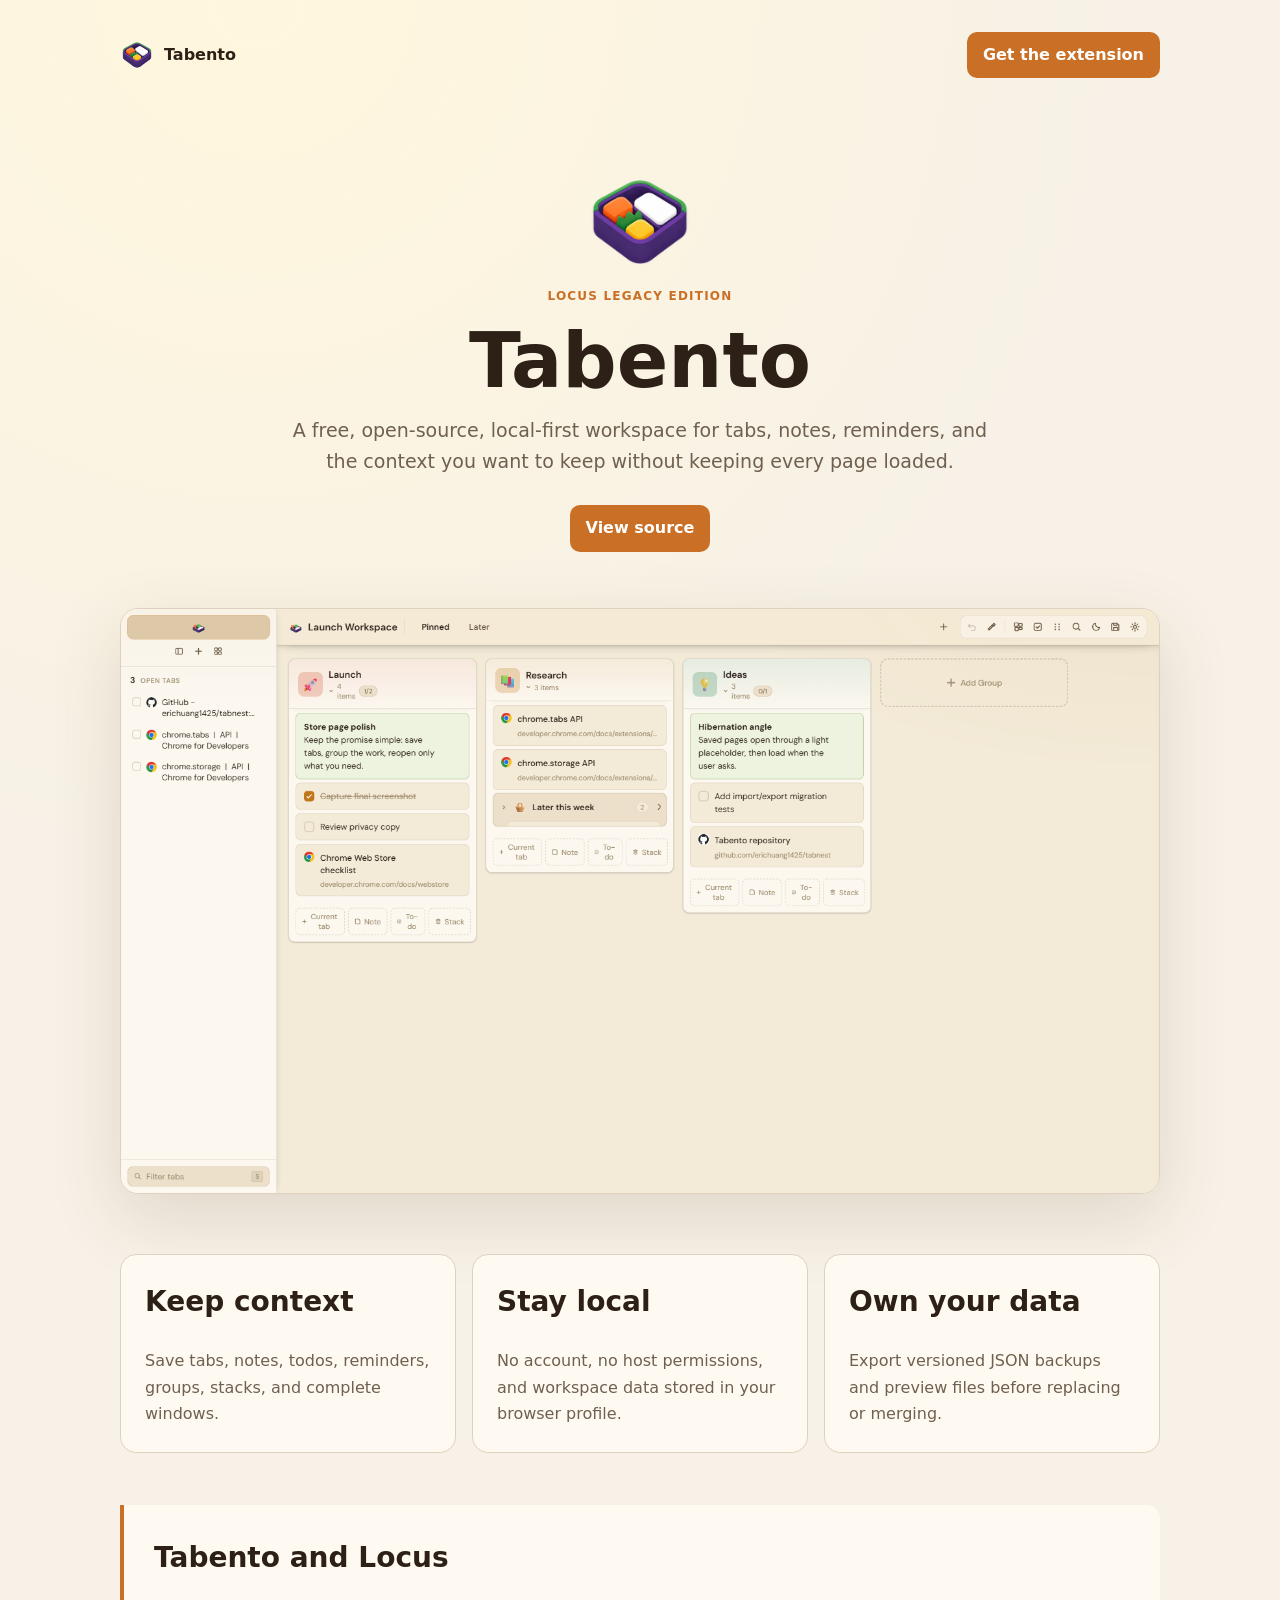
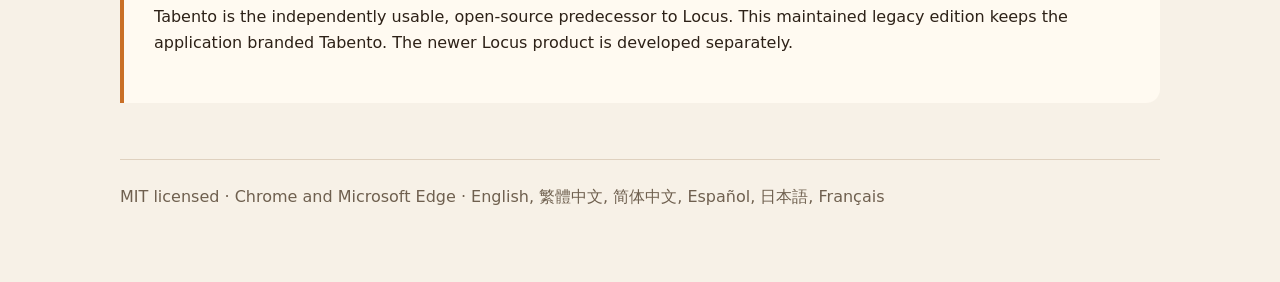
<file: docs/index.html>
<!doctype html>
<html lang="en">
<head>
  <meta charset="utf-8">
  <meta name="viewport" content="width=device-width,initial-scale=1">
  <meta name="description" content="Tabento is the free, open-source, local-first legacy predecessor to Locus.">
  <title>Tabento — Locus Legacy Edition</title>
  <link rel="icon" href="images/icon128.png">
  <style>
    :root{color-scheme:light dark;--bg:#f7f1e7;--panel:#fffaf1;--text:#2d2117;--muted:#6f604f;--accent:#c96f26;--line:#dfd1bf}*{box-sizing:border-box}body{margin:0;background:radial-gradient(circle at 20% 0,#fff7dd,transparent 40%),var(--bg);color:var(--text);font:16px/1.65 system-ui,-apple-system,sans-serif}main{width:min(1040px,calc(100% - 32px));margin:auto;padding:32px 0 72px}nav{display:flex;align-items:center;justify-content:space-between;gap:20px}.brand{display:flex;align-items:center;gap:10px;font-weight:750}.brand img{width:34px;height:34px}.button{display:inline-flex;padding:10px 16px;border-radius:10px;background:var(--accent);color:#fff;text-decoration:none;font-weight:650}.hero{text-align:center;padding:88px 0 56px}.hero img{width:112px}.eyebrow{color:var(--accent);font-weight:700;text-transform:uppercase;letter-spacing:.1em;font-size:12px}h1{font-size:clamp(42px,8vw,76px);line-height:1;margin:16px 0}h2{font-size:28px;margin-top:0}.lead{max-width:720px;margin:0 auto 28px;color:var(--muted);font-size:19px}.shot{width:100%;border:1px solid var(--line);border-radius:18px;box-shadow:0 24px 70px #5c3b1a25}.grid{display:grid;grid-template-columns:repeat(3,1fr);gap:16px;margin:52px 0}.card{padding:24px;border:1px solid var(--line);border-radius:16px;background:var(--panel)}.card p{color:var(--muted);margin-bottom:0}.relation{padding:30px;border-left:4px solid var(--accent);background:var(--panel);border-radius:0 14px 14px 0}footer{margin-top:56px;padding-top:24px;border-top:1px solid var(--line);color:var(--muted)}@media(max-width:720px){.grid{grid-template-columns:1fr}.hero{padding-top:58px}}@media(prefers-color-scheme:dark){:root{--bg:#17120d;--panel:#211912;--text:#f6ecda;--muted:#c4b39d;--line:#49392b}}
  </style>
</head>
<body><main>
  <nav><div class="brand"><img src="images/icon128.png" alt="">Tabento</div><a class="button" href="https://github.com/erichuang1425/folio/releases">Get the extension</a></nav>
  <section class="hero"><img src="images/icon128.png" alt="Tabento logo"><div class="eyebrow">Locus Legacy Edition</div><h1>Tabento</h1><p class="lead">A free, open-source, local-first workspace for tabs, notes, reminders, and the context you want to keep without keeping every page loaded.</p><a class="button" href="https://github.com/erichuang1425/folio">View source</a></section>
  <img class="shot" src="images/tabento-workspace-demo.png" alt="Tabento workspace">
  <section class="grid"><article class="card"><h2>Keep context</h2><p>Save tabs, notes, todos, reminders, groups, stacks, and complete windows.</p></article><article class="card"><h2>Stay local</h2><p>No account, no host permissions, and workspace data stored in your browser profile.</p></article><article class="card"><h2>Own your data</h2><p>Export versioned JSON backups and preview files before replacing or merging.</p></article></section>
  <section class="relation"><h2>Tabento and Locus</h2><p>Tabento is the independently usable, open-source predecessor to Locus. This maintained legacy edition keeps the application branded Tabento. The newer Locus product is developed separately.</p></section>
  <footer>MIT licensed · Chrome and Microsoft Edge · English, 繁體中文, 简体中文, Español, 日本語, Français</footer>
</main></body></html>
</file>
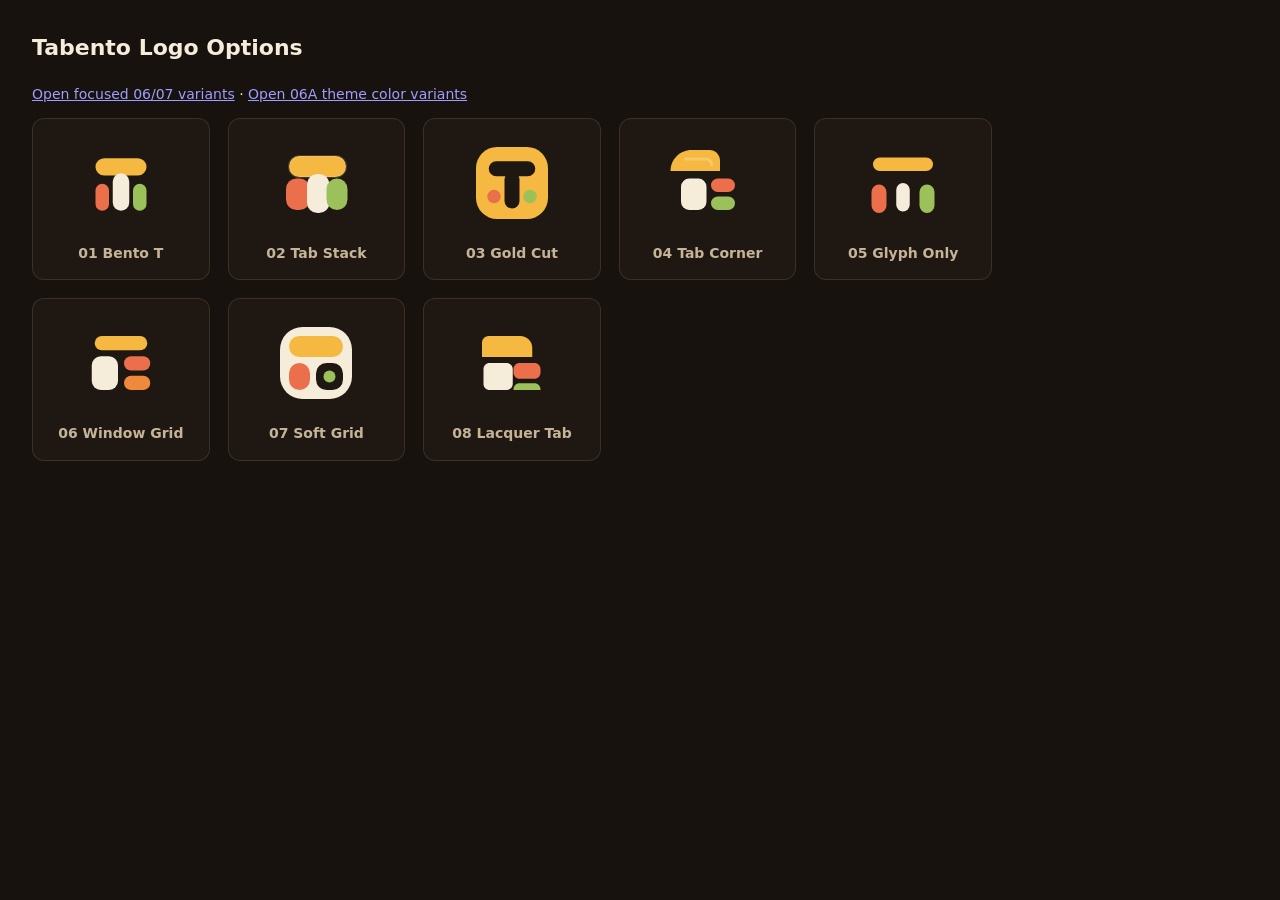
<file: icons/logo-options/index.html>
<!DOCTYPE html>
<html lang="en">
<head>
<meta charset="UTF-8">
<title>Tabento Logo Options</title>
<style>
  :root { color-scheme: dark; }
  body { margin:0; padding:32px; background:#17120d; color:#f6ecda; font:14px/1.45 system-ui, sans-serif; }
  h1 { margin:0 0 20px; font-size:22px; }
  .grid { display:grid; grid-template-columns:repeat(auto-fit, minmax(156px, 1fr)); gap:18px; max-width:960px; }
  figure { margin:0; padding:16px; background:#1f1812; border:1px solid rgba(245,220,180,0.12); border-radius:12px; }
  img { width:96px; height:96px; display:block; margin:0 auto 12px; }
  figcaption { color:#c6b498; text-align:center; font-weight:600; }
</style>
</head>
<body>
  <h1>Tabento Logo Options</h1>
  <p><a href="variants-06-07.html">Open focused 06/07 variants</a> · <a href="variant-06a-theme-colors.html">Open 06A theme color variants</a></p>
  <div class="grid">
    <figure><img src="option-01-bento-t.svg" alt=""><figcaption>01 Bento T</figcaption></figure>
    <figure><img src="option-02-tab-stack.svg" alt=""><figcaption>02 Tab Stack</figcaption></figure>
    <figure><img src="option-03-gold-cut.svg" alt=""><figcaption>03 Gold Cut</figcaption></figure>
    <figure><img src="option-04-tab-corner.svg" alt=""><figcaption>04 Tab Corner</figcaption></figure>
    <figure><img src="option-05-glyph-only.svg" alt=""><figcaption>05 Glyph Only</figcaption></figure>
    <figure><img src="option-06-window-grid.svg" alt=""><figcaption>06 Window Grid</figcaption></figure>
    <figure><img src="option-07-soft-grid.svg" alt=""><figcaption>07 Soft Grid</figcaption></figure>
    <figure><img src="option-08-lacquer-tab.svg" alt=""><figcaption>08 Lacquer Tab</figcaption></figure>
  </div>
</body>
</html>
</file>
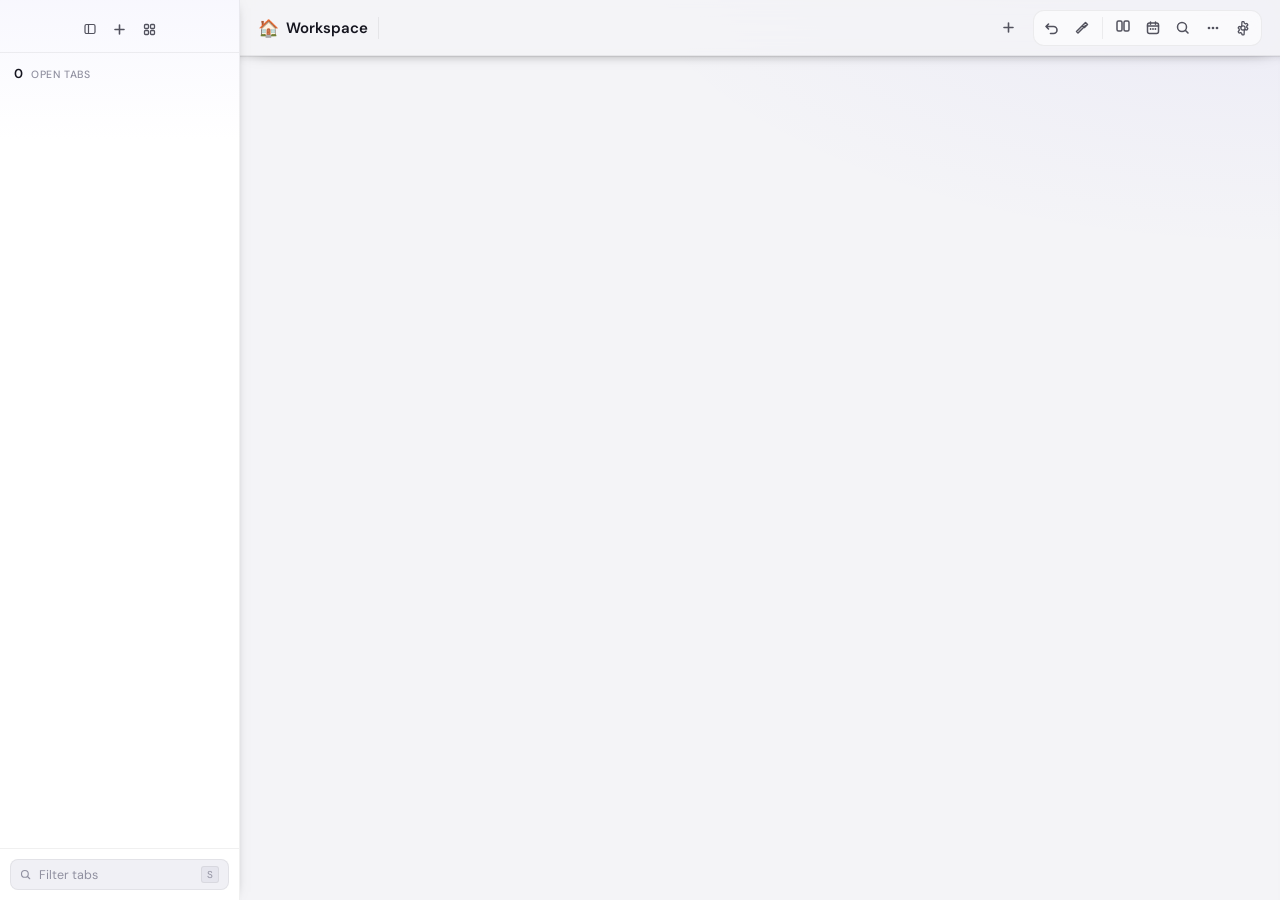
<file: newtab.html>
<!DOCTYPE html>
<html lang="en">
<head>
  <meta charset="UTF-8">
  <meta name="viewport" content="width=device-width, initial-scale=1.0">
  <title>Tabento</title>
  <link rel="preconnect" href="https://fonts.googleapis.com">
  <link rel="preconnect" href="https://fonts.gstatic.com" crossorigin>
  <link href="https://fonts.googleapis.com/css2?family=DM+Sans:ital,opsz,wght@0,9..40,300..700;1,9..40,400&family=Inter:wght@400..700&family=IBM+Plex+Sans:wght@400..600&family=JetBrains+Mono:wght@400..600&family=Lora:wght@400..600&family=Geist:wght@400..700&family=Geist+Mono:wght@400..600&display=swap" rel="stylesheet">
  <!-- Extension-relative paths so the new-tab override resolves the Tabento
       bento logo from the extension root on every Chromium build. Chromium
       favours the 32×32 for the tab strip on modern (HiDPI) displays. -->
  <link rel="icon" type="image/png" sizes="32x32" href="icons/icon32.png">
  <link rel="icon" type="image/png" sizes="16x16" href="icons/icon16.png">
  <link rel="icon" type="image/png" sizes="48x48" href="icons/icon48.png">
  <link rel="icon" type="image/png" sizes="128x128" href="icons/icon128.png">
  <link rel="icon" href="favicon.ico" sizes="any">
  <link rel="shortcut icon" href="favicon.ico">
  <link rel="stylesheet" href="themes.css">
  <link rel="stylesheet" href="newtab.css">
</head>
<body>
  <script>
    // Pre-init: apply saved theme/size/font/width before any paint to
    // eliminate the dark->light flash on launch. Reads a localStorage
    // mirror written by applySettings(); falls back to Light on first launch.
    // Also marks body as loading so it fades in once renderAll() finishes.
    (function () {
      var b = document.body, m = {};
      try { m = JSON.parse(localStorage.getItem('te_settings_mirror') || '{}') || {}; } catch (e) {}
      function supportedLang(value) {
        var lang = String(value || 'en').trim();
        if (/^zh(?:[-_](?:tw|hk|mo|hant))$/i.test(lang)) return 'zh-TW';
        if (/^zh(?:[-_]|$)/i.test(lang)) return 'zh-CN';
        return /^(es|ja|fr)$/i.test(lang) ? lang.toLowerCase() : 'en';
      }
      var lang = supportedLang(m.language || (navigator.languages && navigator.languages[0]) || navigator.language || 'en');
      document.documentElement.lang = lang;
      var theme = m.theme;
      if (!theme) {
        theme = 'light';
      } else if (theme === 'auto') {
        theme = (window.matchMedia && window.matchMedia('(prefers-color-scheme: dark)').matches) ? 'dark' : 'light';
      }
      b.dataset.theme = theme;
      b.dataset.size  = m.size  || 'normal';
      b.dataset.font  = m.font  || 'dm';
      b.dataset.width = m.width || 'normal';
      if (m.anim === 'off') b.dataset.anim = 'off';
      // Skip fade-in for users who disabled animations or prefer reduced motion.
      var reduced = window.matchMedia && window.matchMedia('(prefers-reduced-motion: reduce)').matches;
      if (m.anim !== 'off' && !reduced) {
        b.classList.add('app-loading');
        // Safety: if init never fires, reveal anyway after 1s.
        setTimeout(function () { b.classList.remove('app-loading'); b.classList.add('app-ready'); }, 1000);
      }
    })();
  </script>
  <div id="app">

    <!-- ══════ SIDEBAR ══════ -->
    <aside id="sidebar">
      <div class="ws-bar">
        <div id="ws-chips-stack"></div>
        <div class="ws-bar-actions">
          <button id="sidebar-toggle" class="icon-btn sm" title="Collapse sidebar" data-i18n-title="action.collapseSidebar">
            <svg width="14" height="14" viewBox="0 0 14 14" fill="none">
              <rect x="2" y="2.5" width="10" height="9" rx="1.5" stroke="currentColor" stroke-width="1.2"/>
              <path d="M5.5 2.5v9" stroke="currentColor" stroke-width="1.2"/>
            </svg>
          </button>
          <button id="add-ws-btn" class="icon-btn sm" title="New workspace" data-i18n-title="action.newWorkspace">
            <svg width="13" height="13" viewBox="0 0 13 13"><path d="M6.5 2v9M2 6.5h9" stroke="currentColor" stroke-width="1.6" stroke-linecap="round"/></svg>
          </button>
          <button id="ws-menu-btn" class="icon-btn sm" title="All workspaces" data-i18n-title="action.allWorkspaces">
            <svg width="13" height="13" viewBox="0 0 13 13" fill="none"><rect x="1.5" y="1.5" width="4" height="4" rx="1" stroke="currentColor" stroke-width="1.3"/><rect x="7.5" y="1.5" width="4" height="4" rx="1" stroke="currentColor" stroke-width="1.3"/><rect x="1.5" y="7.5" width="4" height="4" rx="1" stroke="currentColor" stroke-width="1.3"/><rect x="7.5" y="7.5" width="4" height="4" rx="1" stroke="currentColor" stroke-width="1.3"/></svg>
          </button>
        </div>
      </div>

      <div id="ws-list" class="hidden"></div>

      <div class="side-hd">
        <div>
          <span id="open-count">0</span>
          <span class="muted" data-i18n="shell.openTabs">open tabs</span>
        </div>
        <span id="selected-badge" class="hidden">0 selected</span>
      </div>

      <div id="open-tabs"></div>

      <div class="side-footer">
        <div class="filter-box">
          <svg width="12" height="12" viewBox="0 0 16 16">
            <circle cx="6.5" cy="6.5" r="4.5" stroke="currentColor" stroke-width="1.5" fill="none"/>
            <path d="M10 10l3 3" stroke="currentColor" stroke-width="1.5" stroke-linecap="round"/>
          </svg>
          <input id="tab-filter" type="text" placeholder="Filter tabs" data-i18n-placeholder="shell.filterTabs" autocomplete="off">
          <kbd>S</kbd>
        </div>
      </div>
    </aside>

    <!-- ══════ MAIN ══════ -->
    <main id="main">
      <header id="topbar">
        <div class="tb-left">
          <h1 id="ws-title"><span id="ws-title-sym">🏠</span><span id="ws-title-name">Workspace</span></h1>
          <div class="cat-tabs-wrap" id="cat-tabs-wrap">
            <button class="cat-scroll-btn left" id="cat-scroll-left" tabindex="-1" aria-label="Scroll categories left">
              <svg width="11" height="11" viewBox="0 0 11 11" fill="none"><path d="M7 2L3.5 5.5 7 9" stroke="currentColor" stroke-width="1.6" stroke-linecap="round" stroke-linejoin="round"/></svg>
            </button>
            <div class="cat-tabs" id="cat-tabs"></div>
            <button class="cat-scroll-btn right" id="cat-scroll-right" tabindex="-1" aria-label="Scroll categories right">
              <svg width="11" height="11" viewBox="0 0 11 11" fill="none"><path d="M4 2l3.5 3.5L4 9" stroke="currentColor" stroke-width="1.6" stroke-linecap="round" stroke-linejoin="round"/></svg>
            </button>
          </div>
          <button id="add-cat-btn" class="icon-btn sm" title="New category" data-i18n-title="action.newCategory">
            <svg width="13" height="13" viewBox="0 0 13 13"><path d="M6.5 2v9M2 6.5h9" stroke="currentColor" stroke-width="1.6" stroke-linecap="round"/></svg>
          </button>
        </div>
        <div class="tb-right">
          <button id="undo-btn" class="icon-btn" title="Undo (Ctrl+Z)" data-i18n-title="action.undo">
            <svg width="16" height="16" viewBox="0 0 16 16" fill="none"><path d="M4.5 4L2 6.5 4.5 9M2 6.5h7.5a3.5 3.5 0 010 7H6.5" stroke="currentColor" stroke-width="1.6" stroke-linecap="round" stroke-linejoin="round"/></svg>
          </button>
          <button id="tools-btn" class="icon-btn" title="Tools (Pomodoro, Finance, Subs…)" data-i18n-title="action.tools">
            <svg width="16" height="16" viewBox="0 0 16 16" fill="none"><path d="M11.5 2.5l2 2-3 3-2-2 3-3zM10 4l-7.5 7.5L4 13l7.5-7.5" stroke="currentColor" stroke-width="1.5" stroke-linecap="round" stroke-linejoin="round"/></svg>
          </button>
          <div class="topbar-divider"></div>
          <button id="view-mode-btn" class="icon-btn" title="Switch layout" data-mode="board" aria-haspopup="menu" data-i18n-title="action.switchLayout">
            <span id="view-mode-icon"><svg width="16" height="16" viewBox="0 0 16 16" fill="none"><rect x="2" y="3" width="5" height="10" rx="1.5" stroke="currentColor" stroke-width="1.5"/><rect x="9" y="3" width="5" height="10" rx="1.5" stroke="currentColor" stroke-width="1.5"/></svg></span>
          </button>
          <button id="calendar-btn" class="icon-btn" title="Calendar (reminders)" aria-pressed="false" data-i18n-title="action.calendar">
            <svg width="16" height="16" viewBox="0 0 16 16" fill="none"><rect x="2.5" y="3" width="11" height="10.5" rx="2" stroke="currentColor" stroke-width="1.5"/><path d="M2.5 6h11M5.5 2v2.2M10.5 2v2.2" stroke="currentColor" stroke-width="1.5" stroke-linecap="round"/><circle cx="5.6" cy="9" r="0.9" fill="currentColor"/><circle cx="8" cy="9" r="0.9" fill="currentColor"/><circle cx="10.4" cy="9" r="0.9" fill="currentColor"/></svg>
          </button>
          <button id="search-btn" class="icon-btn" title="Search (Ctrl/⌘ + K)" data-i18n-title="action.search">
            <svg width="16" height="16" viewBox="0 0 16 16" fill="none"><circle cx="7" cy="7" r="4.5" stroke="currentColor" stroke-width="1.5"/><path d="M10.5 10.5L13 13" stroke="currentColor" stroke-width="1.6" stroke-linecap="round"/></svg>
          </button>
          <button id="more-btn" class="icon-btn" title="More" data-i18n-title="action.more" aria-haspopup="menu">
            <svg width="16" height="16" viewBox="0 0 16 16" fill="none"><circle cx="4" cy="8" r="1.35" fill="currentColor"/><circle cx="8" cy="8" r="1.35" fill="currentColor"/><circle cx="12" cy="8" r="1.35" fill="currentColor"/></svg>
          </button>
          <button id="settings-btn" class="icon-btn" title="Settings" data-i18n-title="action.settings">
            <svg width="16" height="16" viewBox="0 0 16 16" fill="none"><path d="M6.9 2.2a.6.6 0 01.6-.5h1a.6.6 0 01.6.5l.16 1.05c.44.13.85.36 1.2.66l1-.4a.6.6 0 01.72.26l.5.86a.6.6 0 01-.12.75l-.83.67a4.3 4.3 0 010 1.38l.83.67a.6.6 0 01.12.75l-.5.86a.6.6 0 01-.72.26l-1-.4c-.35.3-.76.53-1.2.66L9.1 14.3a.6.6 0 01-.6.5h-1a.6.6 0 01-.6-.5l-.16-1.05a4.3 4.3 0 01-1.2-.66l-1 .4a.6.6 0 01-.72-.26l-.5-.86a.6.6 0 01.12-.75l.83-.67a4.3 4.3 0 010-1.38l-.83-.67a.6.6 0 01-.12-.75l.5-.86a.6.6 0 01.72-.26l1 .4c.35-.3.76-.53 1.2-.66L6.9 2.2z" stroke="currentColor" stroke-width="1.3" stroke-linejoin="round"/><circle cx="8" cy="8" r="2.1" stroke="currentColor" stroke-width="1.3"/></svg>
          </button>
        </div>
      </header>

      <nav id="breadcrumb-bar" class="hidden" aria-label="Breadcrumb"></nav>

      <div id="search-bar" class="hidden">
        <svg width="14" height="14" viewBox="0 0 16 16">
          <circle cx="6.5" cy="6.5" r="4.5" stroke="currentColor" stroke-width="1.5" fill="none"/>
          <path d="M10 10l3 3" stroke="currentColor" stroke-width="1.5" stroke-linecap="round"/>
        </svg>
        <input id="search-input" type="text" placeholder="Search everything…  try type:tab, in:work, tag:reading, domain:github.com, color:red or -is:done to exclude" autocomplete="off">
        <kbd>Esc</kbd>
      </div>
      <div id="search-archive-results" class="hidden" role="region" aria-label="Archive search results"></div>

      <div id="board"></div>
    </main>
  </div>

  <!-- Workspace grid overlay -->
  <div id="ws-grid-overlay" class="hidden">
    <div class="wsg-panel">
      <div class="wsg-hd">
        <h2>Workspaces</h2>
        <button id="wsg-close" class="icon-btn">
          <svg width="14" height="14" viewBox="0 0 14 14"><path d="M3 3l8 8M11 3l-8 8" stroke="currentColor" stroke-width="1.6" stroke-linecap="round"/></svg>
        </button>
      </div>
      <div class="wsg-sec-lbl">Your workspaces</div>
      <div id="wsg-grid"></div>
      <button id="wsg-add" class="btn-primary">
        <svg width="12" height="12" viewBox="0 0 13 13"><path d="M6.5 2v9M2 6.5h9" stroke="currentColor" stroke-width="1.7" stroke-linecap="round"/></svg>
        New Workspace
      </button>
      <div class="wsg-sec-lbl" style="margin-top:18px;">Browser windows
        <small>click to focus · save window as its own workspace</small>
      </div>
      <div id="wsg-windows"></div>
    </div>
  </div>

  <!-- Modal -->
  <div id="modal-overlay" class="hidden" role="dialog" aria-modal="true" aria-labelledby="modal-title">
    <div id="modal">
      <div class="modal-hd">
        <h2 id="modal-title">New Group</h2>
        <button id="modal-x" class="icon-btn">
          <svg width="14" height="14" viewBox="0 0 14 14"><path d="M3 3l8 8M11 3l-8 8" stroke="currentColor" stroke-width="1.6" stroke-linecap="round"/></svg>
        </button>
      </div>
      <div class="modal-bd">
        <label class="field-lbl" id="lbl-symbol">Symbol</label>
        <button id="emoji-trigger" class="emoji-trigger">
          <span id="emoji-trigger-val">📁</span>
          <span class="em-hint">click to change</span>
        </button>

        <label class="field-lbl">Name</label>
        <input type="text" id="modal-input" placeholder="e.g. Research" autocomplete="off">

        <label class="field-lbl" id="lbl-color">Color</label>
        <div class="color-row" id="color-row">
          <div class="csw active" data-c="#6366f1"></div>
          <div class="csw" data-c="#3b82f6"></div>
          <div class="csw" data-c="#06b6d4"></div>
          <div class="csw" data-c="#10b981"></div>
          <div class="csw" data-c="#84cc16"></div>
          <div class="csw" data-c="#eab308"></div>
          <div class="csw" data-c="#f97316"></div>
          <div class="csw" data-c="#ef4444"></div>
          <div class="csw" data-c="#ec4899"></div>
          <div class="csw" data-c="#a855f7"></div>
          <div class="csw" data-c="#64748b"></div>
        </div>
      </div>
      <div class="modal-ft">
        <button id="modal-cancel" class="btn-secondary">Cancel</button>
        <button id="modal-ok" class="btn-primary">Create</button>
      </div>
    </div>
  </div>

  <!-- Emoji picker overlay -->
  <div id="emoji-picker" class="hidden">
    <div class="ep-search">
      <svg width="13" height="13" viewBox="0 0 16 16">
        <circle cx="6.5" cy="6.5" r="4.5" stroke="currentColor" stroke-width="1.5" fill="none"/>
        <path d="M10 10l3 3" stroke="currentColor" stroke-width="1.5" stroke-linecap="round"/>
      </svg>
      <input id="ep-search-input" type="text" placeholder="Search emoji…" autocomplete="off">
    </div>
    <div class="ep-tabs" id="ep-tabs"></div>
    <div class="ep-grid" id="ep-grid"></div>
  </div>

  <!-- Context menu -->
  <div id="context-menu" class="hidden"></div>

  <!-- Rich text toolbar -->
  <div id="rt-toolbar" class="hidden">
    <button data-cmd="bold" title="Bold (Ctrl+B)"><b>B</b></button>
    <button data-cmd="italic" title="Italic (Ctrl+I)"><i>I</i></button>
    <button data-cmd="underline" title="Underline"><u>U</u></button>
    <button data-cmd="strike" title="Strikethrough"><s>S</s></button>
    <span class="rt-sep"></span>
    <button data-cmd="h" title="Heading">H</button>
    <button data-cmd="ul" title="List">
      <svg width="11" height="11" viewBox="0 0 11 11"><circle cx="1.5" cy="2" r="0.8" fill="currentColor"/><circle cx="1.5" cy="5.5" r="0.8" fill="currentColor"/><circle cx="1.5" cy="9" r="0.8" fill="currentColor"/><path d="M4 2h6M4 5.5h6M4 9h6" stroke="currentColor" stroke-width="1" stroke-linecap="round"/></svg>
    </button>
    <button data-cmd="link" title="Link (Ctrl+K)">
      <svg width="11" height="11" viewBox="0 0 11 11" fill="none"><path d="M5.5 7L4 8.5a2 2 0 01-2.8-2.8L3 4m2.5.5L7 3a2 2 0 012.8 2.8L8 7.5M4 7l3-3" stroke="currentColor" stroke-width="1.2" stroke-linecap="round"/></svg>
    </button>
    <span class="rt-sep"></span>
    <button data-cmd="color-red" class="rt-color" style="color:#ef4444" title="Red"></button>
    <button data-cmd="color-green" class="rt-color" style="color:#22c55e" title="Green"></button>
    <button data-cmd="color-yellow" class="rt-color" style="color:#eab308" title="Yellow"></button>
    <button data-cmd="color-clear" title="Clear">✕</button>
  </div>

  <!-- Reminder picker -->
  <div id="reminder-overlay" class="hidden">
    <div class="rm-panel">
      <div class="modal-hd">
        <h2>Set reminder</h2>
        <button id="rm-x" class="icon-btn">
          <svg width="14" height="14" viewBox="0 0 14 14"><path d="M3 3l8 8M11 3l-8 8" stroke="currentColor" stroke-width="1.6" stroke-linecap="round"/></svg>
        </button>
      </div>
      <div class="modal-bd">
        <div id="rm-label-field" class="hidden">
          <label class="field-lbl">Label</label>
          <input type="text" id="rm-label" placeholder="Label (optional)" spellcheck="false">
        </div>
        <div class="rm-quick">
          <button data-offset="3600000">In 1 hour</button>
          <button data-offset="10800000">In 3 hours</button>
          <button data-offset="86400000">Tomorrow</button>
          <button data-offset="604800000">Next week</button>
        </div>
        <label class="field-lbl">Or pick a date</label>
        <input type="datetime-local" id="rm-datetime">
        <label class="field-lbl">Repeat</label>
        <select id="rm-recur">
          <option value="">Does not repeat</option>
          <option value="day">Daily</option>
          <option value="week">Weekly</option>
          <option value="month">Monthly</option>
        </select>
      </div>
      <div class="modal-ft">
        <button id="rm-clear" class="btn-secondary">Clear</button>
        <button id="rm-save" class="btn-primary">Set</button>
      </div>
    </div>
  </div>

  <div id="intent-overlay" class="hidden">
    <div class="rm-panel">
      <div class="modal-hd">
        <h2 id="intent-title">Edit Intention</h2>
        <button id="intent-x" class="icon-btn">
          <svg width="14" height="14" viewBox="0 0 14 14"><path d="M3 3l8 8M11 3l-8 8" stroke="currentColor" stroke-width="1.6" stroke-linecap="round"/></svg>
        </button>
      </div>
      <div class="modal-bd">
        <label class="field-lbl">Purpose</label>
        <textarea id="intent-purpose" rows="2" placeholder="Why does this group/stack exist?"></textarea>
        <label class="field-lbl">Next action</label>
        <textarea id="intent-next-action" rows="2" placeholder="When I come back, I should…"></textarea>
        <label class="field-lbl">Status</label>
        <select id="intent-status">
          <option value="active">Active</option>
          <option value="paused">Paused</option>
          <option value="someday">Someday</option>
          <option value="done">Done</option>
          <option value="reference">Reference</option>
        </select>
        <label class="field-lbl">Type</label>
        <select id="intent-type">
          <option value="project">Project</option>
          <option value="study">Study</option>
          <option value="research">Research</option>
          <option value="admin">Admin</option>
          <option value="life">Life</option>
          <option value="reference">Reference</option>
          <option value="other">Other</option>
        </select>
      </div>
      <div class="modal-ft">
        <button id="intent-clear" class="btn-secondary">Clear</button>
        <button id="intent-cancel" class="btn-secondary">Cancel</button>
        <button id="intent-save" class="btn-primary">Save</button>
      </div>
    </div>
  </div>

  <!-- Import preview overlay -->
  <div id="import-overlay" class="hidden" role="dialog" aria-modal="true" aria-labelledby="import-title">
    <div class="rm-panel">
      <div class="modal-hd">
        <h2 id="import-title">Import data</h2>
        <button id="import-x" class="icon-btn" aria-label="Close">
          <svg width="14" height="14" viewBox="0 0 14 14"><path d="M3 3l8 8M11 3l-8 8" stroke="currentColor" stroke-width="1.6" stroke-linecap="round"/></svg>
        </button>
      </div>
      <div class="modal-bd">
        <div class="import-meta">
          <div class="import-meta-row"><span class="import-meta-key">File</span><span id="import-filename" class="import-meta-val">—</span></div>
          <div class="import-meta-row"><span class="import-meta-key">Exported</span><span id="import-date" class="import-meta-val">—</span></div>
          <div class="import-meta-row"><span class="import-meta-key">Schema</span><span id="import-schema" class="import-meta-val">—</span></div>
        </div>
        <div class="import-counts" id="import-counts"></div>
        <fieldset class="import-mode">
          <legend class="field-lbl">Mode</legend>
          <label class="import-mode-opt">
            <input type="radio" name="import-mode" value="replace" checked>
            <div>
              <div class="import-mode-title">Replace all</div>
              <div class="import-mode-sub">Restore from this file. Existing workspaces, archive, and settings present in the file will be overwritten.</div>
            </div>
          </label>
          <label class="import-mode-opt">
            <input type="radio" name="import-mode" value="merge">
            <div>
              <div class="import-mode-title">Merge</div>
              <div class="import-mode-sub">Append workspaces and archived items. Keep current settings and tool data untouched.</div>
            </div>
          </label>
        </fieldset>
      </div>
      <div class="modal-ft">
        <button id="import-cancel" class="btn-secondary">Cancel</button>
        <button id="import-confirm" class="btn-primary">Import</button>
      </div>
    </div>
  </div>

  <!-- Schema-mismatch overlay: older build opening newer data -->
  <div id="schema-overlay" class="hidden" role="dialog" aria-modal="true" aria-labelledby="schema-title">
    <div class="rm-panel">
      <div class="modal-hd">
        <h2 id="schema-title">Data from a newer version</h2>
      </div>
      <div class="modal-bd">
        <p>Your data was saved by a newer version of the extension. Opening it with this older build could discard data this version doesn't understand.</p>
        <p id="schema-detail" class="sub">—</p>
        <p>Recommended: update the extension. If you can't, export a backup first, then continue at your own risk.</p>
        <label class="schema-ack-row">
          <input type="checkbox" id="schema-ack">
          <span>I have a backup. Continue anyway.</span>
        </label>
      </div>
      <div class="modal-ft">
        <button id="schema-export" class="btn-secondary">Export backup</button>
        <button id="schema-continue" class="btn-primary" disabled>Continue</button>
      </div>
    </div>
  </div>

  <!-- Storage-quota overlay: persist failed with QuotaExceeded -->
  <div id="quota-overlay" class="hidden" role="dialog" aria-modal="true" aria-labelledby="quota-title">
    <div class="rm-panel">
      <div class="modal-hd">
        <h2 id="quota-title">Storage full</h2>
        <button id="quota-x" class="icon-btn" aria-label="Close">
          <svg width="14" height="14" viewBox="0 0 14 14"><path d="M3 3l8 8M11 3l-8 8" stroke="currentColor" stroke-width="1.6" stroke-linecap="round"/></svg>
        </button>
      </div>
      <div class="modal-bd">
        <p>Your latest change couldn't be saved because browser storage for this extension is full.</p>
        <p id="quota-detail" class="sub">—</p>
        <p>Export a backup, then prune the archive or remove unused workspaces to free space.</p>
      </div>
      <div class="modal-ft">
        <button id="quota-archive" class="btn-secondary">Open archive</button>
        <button id="quota-dismiss" class="btn-secondary">Dismiss</button>
        <button id="quota-export" class="btn-primary">Export now</button>
      </div>
    </div>
  </div>

  <!-- Keyboard cheatsheet overlay -->
  <div id="cheatsheet-overlay" class="hidden" role="dialog" aria-modal="true" aria-labelledby="cheatsheet-title">
    <div class="rm-panel">
      <div class="modal-hd">
        <h2 id="cheatsheet-title">Keyboard shortcuts</h2>
        <button id="cheatsheet-x" class="icon-btn" aria-label="Close">
          <svg width="14" height="14" viewBox="0 0 14 14"><path d="M3 3l8 8M11 3l-8 8" stroke="currentColor" stroke-width="1.6" stroke-linecap="round"/></svg>
        </button>
      </div>
      <div class="modal-bd">
        <dl class="cheatsheet">
          <dt><kbd>Ctrl</kbd>/<kbd>⌘</kbd> + <kbd>K</kbd></dt><dd>Open the command palette</dd>
          <dt><kbd>/</kbd></dt><dd>Open search</dd>
          <dt><kbd>Ctrl</kbd>/<kbd>⌘</kbd> + <kbd>Shift</kbd> + <kbd>S</kbd></dt><dd>Save current tab to Inbox</dd>
          <dt><kbd>Ctrl</kbd>/<kbd>⌘</kbd> + <kbd>Shift</kbd> + <kbd>E</kbd></dt><dd>Open Tabento popup</dd>
          <dt><kbd>Ctrl</kbd>/<kbd>⌘</kbd> + <kbd>Z</kbd></dt><dd>Undo</dd>
          <dt><kbd>Ctrl</kbd>/<kbd>⌘</kbd> + <kbd>Shift</kbd> + <kbd>Z</kbd></dt><dd>Redo</dd>
          <dt><kbd>S</kbd></dt><dd>Focus sidebar tab filter</dd>
          <dt><kbd>C</kbd></dt><dd>Open / close the reminders calendar</dd>
          <dt><kbd>↑</kbd> / <kbd>↓</kbd></dt><dd>Move focus between items in a group</dd>
          <dt><kbd>Enter</kbd></dt><dd>Open tab · toggle to-do · expand stack</dd>
          <dt><kbd>M</kbd></dt><dd>Move focused item (or selection) to another group</dd>
          <dt><kbd>Esc</kbd></dt><dd>Close any open overlay or menu</dd>
          <dt><kbd>?</kbd></dt><dd>Show this cheatsheet</dd>
        </dl>
      </div>
      <div class="modal-ft">
        <button id="cheatsheet-close" class="btn-primary">Close</button>
      </div>
    </div>
  </div>

  <!-- Settings drawer -->
  <div id="settings-drawer" class="hidden">
    <div class="drawer-bd">
      <div class="drawer-hd">
        <h2 data-i18n="settings.title">Settings</h2>
        <button id="drawer-x" class="icon-btn">
          <svg width="14" height="14" viewBox="0 0 14 14"><path d="M3 3l8 8M11 3l-8 8" stroke="currentColor" stroke-width="1.6" stroke-linecap="round"/></svg>
        </button>
      </div>

      <div class="drawer-tabs" id="drawer-tabs">
        <button class="dt active" data-tab="appearance" data-i18n="settings.appearance">Appearance</button>
        <button class="dt" data-tab="behavior" data-i18n="settings.behavior">Behavior</button>
        <button class="dt" data-tab="archive" data-i18n="settings.archive">Archive</button>
        <button class="dt" data-tab="data" data-i18n="settings.data">Data</button>
      </div>

      <div class="drawer-sections" id="dp-appearance">
        <div class="drawer-sec">
          <div class="sec-hd-row">
            <div class="field-lbl" data-i18n="settings.theme">Theme</div>
            <button id="theme-cycle-btn" class="mini-btn" title="Cycle theme" data-i18n-title="action.cycleTheme">
              <svg width="12" height="12" viewBox="0 0 12 12" fill="none"><path d="M2 6a4 4 0 016.9-2.8M10 6a4 4 0 01-6.9 2.8" stroke="currentColor" stroke-width="1.2" stroke-linecap="round"/><path d="M9.2 1.6v1.9H7.3M2.8 10.4V8.5h1.9" stroke="currentColor" stroke-width="1.2" stroke-linecap="round" stroke-linejoin="round"/></svg>
            <span data-i18n="action.cycleTheme">Cycle theme</span>
            </button>
          </div>
          <div class="theme-grid" id="theme-grid"></div>
        </div>

        <div class="drawer-sec">
          <div class="field-lbl" data-i18n="settings.language">Language</div>
          <div class="seg" id="seg-language">
            <button data-val="en" data-i18n="settings.language.en">English</button>
            <button data-val="zh-TW" data-i18n="settings.language.zhTW">Traditional Chinese</button>
            <button data-val="zh-CN">简体中文</button>
            <button data-val="es">Español</button>
            <button data-val="ja">日本語</button>
            <button data-val="fr">Français</button>
          </div>
          <small data-i18n="settings.language.hint">New users start with the closest supported browser language.</small>
        </div>

        <div class="drawer-sec">
          <div class="field-lbl" data-i18n="settings.itemSize">Item size</div>
          <div class="seg" id="seg-size">
            <button data-val="compact" data-i18n="settings.size.compact">Compact</button>
            <button data-val="normal" class="active" data-i18n="settings.size.normal">Normal</button>
            <button data-val="large" data-i18n="settings.size.large">Large</button>
          </div>
        </div>

        <div class="drawer-sec">
          <div class="field-lbl" data-i18n="settings.columnWidth">Column width</div>
          <div class="seg" id="seg-width">
            <button data-val="narrow" data-i18n="settings.width.narrow">Narrow</button>
            <button data-val="normal" class="active" data-i18n="settings.width.normal">Normal</button>
            <button data-val="wide" data-i18n="settings.width.wide">Wide</button>
          </div>
        </div>

        <div class="drawer-sec">
          <div class="field-lbl" data-i18n="settings.fontFamily">Font family</div>
          <div class="seg-vert" id="seg-font">
            <button data-val="dm" style="font-family:'DM Sans', sans-serif;">DM Sans<span class="m">clean &amp; modern</span></button>
            <button data-val="inter" style="font-family:'Inter', sans-serif;">Inter<span class="m">precise &amp; neutral</span></button>
            <button data-val="geist" style="font-family:'Geist', sans-serif;">Geist<span class="m">geometric minimal</span></button>
            <button data-val="plex" style="font-family:'IBM Plex Sans', sans-serif;">IBM Plex Sans<span class="m">technical</span></button>
            <button data-val="lora" style="font-family:'Lora', serif;">Lora<span class="m">elegant serif</span></button>
            <button data-val="mono" style="font-family:'JetBrains Mono', monospace;">JetBrains Mono<span class="m">coder</span></button>
            <button data-val="geist-mono" style="font-family:'Geist Mono', monospace;">Geist Mono<span class="m">modern code</span></button>
            <button data-val="system" style="font-family:system-ui;">System<span class="m">OS default</span></button>
          </div>
        </div>
      </div>

      <div class="drawer-sections hidden" id="dp-behavior">
        <div class="drawer-sec">
          <label class="toggle-row">
            <span data-i18n="settings.closeTabs">Close tabs when saved</span>
            <input type="checkbox" id="tog-close" checked>
            <span class="tog"></span>
          </label>
          <label class="toggle-row">
            <span><span data-i18n="settings.hibernate">Open saved tabs hibernated</span><br><small data-i18n="settings.hibernateHint">uses zero memory until clicked</small></span>
            <input type="checkbox" id="tog-hibernate" checked>
            <span class="tog"></span>
          </label>
          <label class="toggle-row">
            <span data-i18n="settings.showUrls">Show URLs on cards</span>
            <input type="checkbox" id="tog-urls" checked>
            <span class="tog"></span>
          </label>
          <label class="toggle-row">
            <span data-i18n="settings.animations">Animations</span>
            <input type="checkbox" id="tog-anim" checked>
            <span class="tog"></span>
          </label>
          <label class="toggle-row">
            <span data-i18n="settings.confirmDelete">Confirm before deleting groups</span>
            <input type="checkbox" id="tog-confirm" checked>
            <span class="tog"></span>
          </label>
          <label class="toggle-row">
            <span><span data-i18n="settings.privacyBlur">Privacy blur mode</span><br><small data-i18n="settings.privacyBlurHint">blur all content (for screen sharing)</small></span>
            <input type="checkbox" id="tog-blur">
            <span class="tog"></span>
          </label>
          <label class="toggle-row">
            <span><span data-i18n="settings.autoSwitch">Auto-switch workspace on window focus</span><br><small data-i18n="settings.autoSwitchHint">each workspace tied to a browser window</small></span>
            <input type="checkbox" id="tog-autoswitch">
            <span class="tog"></span>
          </label>
          <label class="toggle-row">
            <span><span data-i18n="settings.tips">Show tips as you explore</span><br><small data-i18n="settings.tipsHint">a one-time hint the first time you open a feature</small></span>
            <input type="checkbox" id="tog-tips" checked>
            <span class="tog"></span>
          </label>
          <div class="onboarding-actions">
            <button id="show-tour-btn" class="btn-secondary">
              <svg width="13" height="13" viewBox="0 0 13 13" fill="none" style="vertical-align:-2px;margin-right:5px"><circle cx="6.5" cy="6.5" r="5" stroke="currentColor" stroke-width="1.4"/><path d="M5 5.5a1.5 1.5 0 113 0c0 .8-1.5 1-1.5 2M6.5 9.5v.01" stroke="currentColor" stroke-width="1.4" stroke-linecap="round"/></svg>
              <span data-i18n="settings.showTour">Replay welcome</span>
            </button>
            <button id="reset-hints-btn" class="btn-secondary">
              <svg width="13" height="13" viewBox="0 0 13 13" fill="none" style="vertical-align:-2px;margin-right:5px"><path d="M2.5 6.5a4 4 0 104-4M2.5 6.5V4M2.5 6.5H5" stroke="currentColor" stroke-width="1.4" stroke-linecap="round" stroke-linejoin="round"/></svg>
              <span data-i18n="settings.resetHints">Reset tips</span>
            </button>
          </div>
        </div>
        <div class="drawer-sec">
          <div class="field-lbl" data-i18n="settings.shortcuts">Shortcuts</div>
          <div class="kbd-list">
            <div><kbd>⌘/Ctrl</kbd><kbd>K</kbd><span>Command palette</span></div>
            <div><kbd>/</kbd><span>Search</span></div>
            <div><kbd>⌘/Ctrl</kbd><kbd>Z</kbd><span>Undo</span></div>
            <div><kbd>⌘/Ctrl</kbd><kbd>⇧</kbd><kbd>Z</kbd><span>Redo</span></div>
            <div><kbd>⌘/Ctrl</kbd><kbd>⇧</kbd><kbd>S</kbd><span>Save current tab</span></div>
            <div><kbd>S</kbd><span>Focus sidebar filter</span></div>
            <div><kbd>⌘/Ctrl</kbd><kbd>Click</kbd><span>Multi-select tab</span></div>
            <div><kbd>⇧</kbd><kbd>Click</kbd><span>Range-select tabs</span></div>
            <div><kbd>/todo</kbd><kbd>/done</kbd><kbd>/red</kbd><span>In notes</span></div>
          </div>
        </div>
      </div>

      <div class="drawer-sections hidden" id="dp-archive">
        <div class="drawer-sec">
          <div class="field-lbl" data-i18n="settings.archivedItems">Archived items</div>
          <div id="archive-list"></div>
        </div>
      </div>

      <div class="drawer-sections hidden" id="dp-data">
        <div class="drawer-sec">
          <div class="storage-bar" aria-label="Storage usage">
            <div id="storage-bar-text" class="storage-bar-text">Storage · —</div>
            <div class="storage-bar-track"><div id="storage-bar-fill" class="storage-bar-fill"></div></div>
          </div>
        </div>
        <div class="drawer-sec">
          <button id="export-btn" class="btn-side">
            <svg width="13" height="13" viewBox="0 0 13 13" fill="none"><path d="M6.5 1v7.5m0 0l3-3m-3 3l-3-3M2 10.5v1a1 1 0 001 1h7a1 1 0 001-1v-1" stroke="currentColor" stroke-width="1.3" stroke-linecap="round" stroke-linejoin="round" transform="rotate(180 6.5 6.5)"/></svg>
            <span data-i18n="settings.exportJson">Export all data as JSON</span>
          </button>
          <label for="import-file" class="btn-side">
            <svg width="13" height="13" viewBox="0 0 13 13" fill="none"><path d="M6.5 1v7.5m0 0l3-3m-3 3l-3-3M2 10.5v1a1 1 0 001 1h7a1 1 0 001-1v-1" stroke="currentColor" stroke-width="1.3" stroke-linecap="round" stroke-linejoin="round"/></svg>
            Import JSON
          </label>
          <input type="file" id="import-file" accept=".json" style="display:none">
          <button id="bookmarks-btn" class="btn-side">
            <svg width="13" height="13" viewBox="0 0 13 13" fill="none"><path d="M3 1.5h7v10l-3.5-3L3 11.5v-10z" stroke="currentColor" stroke-width="1.3" stroke-linejoin="round"/></svg>
            Import bookmarks
          </button>
          <button id="paste-import-btn" class="btn-side">
            <svg width="13" height="13" viewBox="0 0 13 13" fill="none"><path d="M4.5 1.5h-2a1 1 0 00-1 1v8a1 1 0 001 1h8a1 1 0 001-1v-8a1 1 0 00-1-1h-2" stroke="currentColor" stroke-width="1.2" stroke-linecap="round" stroke-linejoin="round"/><path d="M4.5 1.5a1 1 0 011-1h2a1 1 0 011 1v1h-4v-1z" stroke="currentColor" stroke-width="1.2" stroke-linejoin="round"/></svg>
            Paste links
          </button>
        </div>
        <div class="drawer-sec">
          <p class="sub">Tabento · v3 · by Eric</p>
        </div>
      </div>
    </div>
  </div>

  <!-- Paste links import -->
  <div id="paste-overlay" class="hidden" role="dialog" aria-modal="true">
    <div class="rm-panel paste-panel">
      <div class="modal-hd">
        <h2>Paste links</h2>
        <button id="paste-x" class="icon-btn" aria-label="Close">
          <svg width="14" height="14" viewBox="0 0 14 14"><path d="M3 3l8 8M11 3l-8 8" stroke="currentColor" stroke-width="1.6" stroke-linecap="round"/></svg>
        </button>
      </div>
      <div class="modal-bd">
        <p class="sub" style="margin-bottom:8px">One URL per line. Non-URL lines are ignored.</p>
        <textarea id="paste-area" rows="8" placeholder="https://example.com&#10;https://github.com&#10;https://..."></textarea>
        <div id="paste-preview" class="sub" style="margin-top:6px"></div>
        <div class="paste-actions">
          <label class="paste-opt">
            <span>Add to</span>
            <select id="paste-dest"></select>
          </label>
          <input id="paste-group-name" type="text" class="hidden" placeholder="Group name">
        </div>
      </div>
      <div class="modal-ft">
        <button id="paste-cancel" class="btn-secondary">Cancel</button>
        <button id="paste-go" class="btn-primary" disabled>Import 0 links</button>
      </div>
    </div>
  </div>

  <!-- Subscription tracker -->
  <div id="subs-overlay" class="hidden">
    <div class="subs-panel">
      <div class="subs-hd">
        <div class="subs-title">
          <div class="subs-icon">💳</div>
          <div>
            <h2>Subscriptions</h2>
            <div class="subs-subtitle" id="subs-subtitle">Track your recurring costs</div>
          </div>
        </div>
        <div style="display:flex;align-items:center">
          <button id="subs-popout" class="tool-popout-btn" title="Pop out as floating widget">
            <svg width="13" height="13" viewBox="0 0 14 14" fill="none"><path d="M9 2h3v3M12 2L7 7M11 9v2.5a.5.5 0 01-.5.5h-7a.5.5 0 01-.5-.5v-7a.5.5 0 01.5-.5H6" stroke="currentColor" stroke-width="1.4" stroke-linecap="round" stroke-linejoin="round"/></svg>
          </button>
          <button id="subs-close" class="icon-btn">
            <svg width="14" height="14" viewBox="0 0 14 14"><path d="M3 3l8 8M11 3l-8 8" stroke="currentColor" stroke-width="1.6" stroke-linecap="round"/></svg>
          </button>
        </div>
      </div>

      <div class="subs-stats">
        <div class="subs-stat">
          <div class="subs-stat-lbl">Monthly</div>
          <div class="subs-stat-val" id="subs-monthly">$0</div>
        </div>
        <div class="subs-stat">
          <div class="subs-stat-lbl">Annual</div>
          <div class="subs-stat-val" id="subs-annual">$0</div>
        </div>
        <div class="subs-stat">
          <div class="subs-stat-lbl">Active</div>
          <div class="subs-stat-val" id="subs-count">0</div>
        </div>
        <div class="subs-stat">
          <div class="subs-stat-lbl">Next 7 days</div>
          <div class="subs-stat-val" id="subs-upcoming">$0</div>
        </div>
      </div>

      <div class="subs-toolbar">
        <div class="subs-filter-chips">
          <button class="subs-chip active" data-filter="all">All</button>
          <button class="subs-chip" data-filter="monthly">Monthly</button>
          <button class="subs-chip" data-filter="yearly">Yearly</button>
          <button class="subs-chip" data-filter="paused">Paused</button>
        </div>
        <div class="subs-actions">
          <select id="subs-currency" class="subs-select">
            <option value="USD">USD $</option>
            <option value="EUR">EUR €</option>
            <option value="GBP">GBP £</option>
            <option value="TWD">TWD NT$</option>
            <option value="JPY">JPY ¥</option>
            <option value="CNY">CNY ¥</option>
            <option value="KRW">KRW ₩</option>
          </select>
          <button id="subs-add-btn" class="btn-primary">
            <svg width="12" height="12" viewBox="0 0 13 13"><path d="M6.5 2v9M2 6.5h9" stroke="currentColor" stroke-width="1.7" stroke-linecap="round"/></svg>
            Add
          </button>
        </div>
      </div>

      <div id="subs-list"></div>

      <div id="subs-empty" class="subs-empty hidden">
        <div style="font-size:44px;margin-bottom:8px;">💳</div>
        <h3>No subscriptions yet</h3>
        <p>Track your Netflix, Spotify, cloud storage, and any other recurring payment. Know what you're spending at a glance.</p>
        <button id="subs-empty-add" class="btn-primary">Add your first subscription</button>
      </div>
    </div>

    <!-- Sub add/edit form -->
    <div id="sub-form" class="hidden">
      <div class="sub-form-panel">
        <div class="modal-hd">
          <h2 id="sub-form-title">New subscription</h2>
          <button id="sub-form-x" class="icon-btn">
            <svg width="14" height="14" viewBox="0 0 14 14"><path d="M3 3l8 8M11 3l-8 8" stroke="currentColor" stroke-width="1.6" stroke-linecap="round"/></svg>
          </button>
        </div>
        <div class="modal-bd">
          <div class="sub-form-row">
            <div class="sub-form-col">
              <label class="field-lbl">Service name</label>
              <input type="text" id="sub-name" placeholder="Netflix, Spotify, iCloud…" autocomplete="off">
            </div>
            <div class="sub-form-col" style="flex:0 0 auto">
              <label class="field-lbl">Icon</label>
              <button id="sub-icon-trigger" class="emoji-trigger" style="padding:6px 12px">
                <span id="sub-icon-val">📺</span>
              </button>
            </div>
          </div>

          <div class="sub-form-row">
            <div class="sub-form-col">
              <label class="field-lbl">Cost</label>
              <div class="sub-cost-wrap">
                <select id="sub-cur" class="sub-cur-sel">
                  <option value="USD">$</option>
                  <option value="EUR">€</option>
                  <option value="GBP">£</option>
                  <option value="TWD">NT$</option>
                  <option value="JPY">¥</option>
                  <option value="CNY">¥</option>
                  <option value="KRW">₩</option>
                </select>
                <input type="number" id="sub-cost" step="0.01" min="0" placeholder="0.00">
              </div>
            </div>
            <div class="sub-form-col">
              <label class="field-lbl">Billing</label>
              <select id="sub-period">
                <option value="monthly">Monthly</option>
                <option value="yearly">Yearly</option>
                <option value="weekly">Weekly</option>
                <option value="quarterly">Quarterly</option>
                <option value="oneoff">One-off</option>
              </select>
            </div>
          </div>

          <div class="sub-form-row">
            <div class="sub-form-col">
              <label class="field-lbl">Next billing</label>
              <input type="date" id="sub-next">
            </div>
            <div class="sub-form-col">
              <label class="field-lbl">Category</label>
              <select id="sub-cat">
                <option value="entertainment">🎬 Entertainment</option>
                <option value="productivity">💼 Productivity</option>
                <option value="cloud">☁️ Cloud & Hosting</option>
                <option value="dev">💻 Developer tools</option>
                <option value="ai">🤖 AI</option>
                <option value="music">🎵 Music</option>
                <option value="news">📰 News</option>
                <option value="fitness">💪 Fitness</option>
                <option value="utilities">🔌 Utilities</option>
                <option value="other">📦 Other</option>
              </select>
            </div>
          </div>

          <label class="field-lbl">Color</label>
          <div class="color-row" id="sub-color-row">
            <div class="csw active" data-c="#6366f1"></div>
            <div class="csw" data-c="#3b82f6"></div>
            <div class="csw" data-c="#06b6d4"></div>
            <div class="csw" data-c="#10b981"></div>
            <div class="csw" data-c="#eab308"></div>
            <div class="csw" data-c="#f97316"></div>
            <div class="csw" data-c="#ef4444"></div>
            <div class="csw" data-c="#ec4899"></div>
            <div class="csw" data-c="#a855f7"></div>
          </div>

          <label class="field-lbl">Website (optional)</label>
          <input type="url" id="sub-url" placeholder="https://…" autocomplete="off">

          <label class="field-lbl">Notes</label>
          <textarea id="sub-notes" rows="2" placeholder="Reminder about shared account, free tier, etc."></textarea>

          <label class="toggle-row" style="margin-top:4px">
            <span>Remind me 3 days before renewal</span>
            <input type="checkbox" id="sub-remind" checked>
            <span class="tog"></span>
          </label>
          <label class="toggle-row">
            <span>Paused</span>
            <input type="checkbox" id="sub-paused">
            <span class="tog"></span>
          </label>
        </div>
        <div class="modal-ft">
          <button id="sub-form-delete" class="btn-secondary" style="margin-right:auto;color:var(--red);display:none">Delete</button>
          <button id="sub-form-cancel" class="btn-secondary">Cancel</button>
          <button id="sub-form-save" class="btn-primary">Save</button>
        </div>
      </div>
    </div>
  </div>
  <div id="toast" class="hidden" role="status" aria-live="polite" aria-atomic="true">
    <svg width="14" height="14" viewBox="0 0 14 14"><path d="M2 7l3 3 7-7" stroke="currentColor" stroke-width="1.8" stroke-linecap="round" stroke-linejoin="round" fill="none"/></svg>
    <span id="toast-msg">Saved</span>
    <button id="toast-undo" class="hidden">Undo</button>
  </div>

  <!-- ══════ ONBOARDING TOUR ══════ -->
  <div id="tour-overlay" class="hidden" role="dialog" aria-modal="true" aria-labelledby="tour-title">
    <div class="tour-backdrop"></div>
    <div class="tour-spotlight" id="tour-spotlight"></div>
    <div class="tour-bubble" id="tour-bubble">
      <h3 id="tour-title"></h3>
      <p id="tour-body"></p>
      <div class="tour-bubble-foot">
        <button class="tour-skip" id="tour-skip">Skip</button>
        <div class="tour-progress-wrap">
          <span class="tour-count" id="tour-count" aria-live="polite"></span>
          <div class="tour-progress" id="tour-progress"></div>
        </div>
        <div class="tour-actions">
          <button class="tour-btn" id="tour-prev">Back</button>
          <button class="tour-btn primary" id="tour-next">Next</button>
        </div>
      </div>
      <div class="tour-hint">← / → to navigate · Esc to close</div>
    </div>
  </div>

  <!-- ══════ JUST-IN-TIME COACH-MARK ══════ -->
  <div id="coach" class="hidden" role="status" aria-live="polite" data-arrow="up">
    <div class="coach-title"></div>
    <div class="coach-body"></div>
    <button class="coach-got" type="button">Got it</button>
  </div>

  <!-- ══════ TOOLS HUB ══════ -->
  <div id="tools-hub" class="hidden">
    <div class="hub-panel">
      <div class="hub-hd">
        <div class="hub-title">
          <div class="hub-icon">⚡</div>
          <div>
            <h2>Tools</h2>
            <div class="hub-subtitle">Productivity utilities, all in one place</div>
          </div>
        </div>
        <button id="hub-close" class="icon-btn">
          <svg width="14" height="14" viewBox="0 0 14 14"><path d="M3 3l8 8M11 3l-8 8" stroke="currentColor" stroke-width="1.6" stroke-linecap="round"/></svg>
        </button>
      </div>
      <div class="hub-grid">
        <button class="hub-card" data-tool="pomodoro">
          <div class="hub-card-icon pomo">🍅</div>
          <div class="hub-card-name">Pomodoro</div>
          <div class="hub-card-desc">Focused study sessions</div>
        </button>
        <button class="hub-card" data-tool="finance">
          <div class="hub-card-icon fin">💰</div>
          <div class="hub-card-name">Finance Diary</div>
          <div class="hub-card-desc">Track daily spending</div>
        </button>
        <button class="hub-card" data-tool="subs">
          <div class="hub-card-icon sub">💳</div>
          <div class="hub-card-name">Subscriptions</div>
          <div class="hub-card-desc">Recurring charges</div>
        </button>
        <button class="hub-card" data-tool="habits">
          <div class="hub-card-icon hab">🔁</div>
          <div class="hub-card-name">Habits</div>
          <div class="hub-card-desc">Build daily streaks</div>
        </button>
        <button class="hub-card" data-tool="water">
          <div class="hub-card-icon wat">💧</div>
          <div class="hub-card-name">Hydration</div>
          <div class="hub-card-desc">Daily water intake</div>
        </button>
        <button class="hub-card" data-tool="books">
          <div class="hub-card-icon bk">📚</div>
          <div class="hub-card-name">Reading</div>
          <div class="hub-card-desc">Book log & wishlist</div>
        </button>
        <button class="hub-card" data-tool="goals">
          <div class="hub-card-icon go">🎯</div>
          <div class="hub-card-name">Goals</div>
          <div class="hub-card-desc">Long-term targets</div>
        </button>
        <button class="hub-card" data-tool="workout">
          <div class="hub-card-icon wo">💪</div>
          <div class="hub-card-name">Workouts</div>
          <div class="hub-card-desc">Exercise log</div>
        </button>
      </div>
    </div>
  </div>

  <!-- ══════ POMODORO ══════ -->
  <div id="pomo-overlay" class="hidden">
    <div class="pomo-bg">
      <button id="pomo-popout" class="pomo-close-btn tool-popout-btn icon-btn" style="position:absolute;top:16px;right:60px;z-index:3" title="Pop out as floating widget">
        <svg width="14" height="14" viewBox="0 0 14 14" fill="none"><path d="M9 2h3v3M12 2L7 7M11 9v2.5a.5.5 0 01-.5.5h-7a.5.5 0 01-.5-.5v-7a.5.5 0 01.5-.5H6" stroke="currentColor" stroke-width="1.4" stroke-linecap="round" stroke-linejoin="round"/></svg>
      </button>
      <button id="pomo-close" class="pomo-close-btn icon-btn">
        <svg width="16" height="16" viewBox="0 0 16 16"><path d="M3 3l10 10M13 3L3 13" stroke="currentColor" stroke-width="1.6" stroke-linecap="round"/></svg>
      </button>
      <div class="pomo-main">
        <div class="pomo-mode-switcher">
          <button class="pomo-mode-btn active" data-mode="focus">Focus</button>
          <button class="pomo-mode-btn" data-mode="short">Short break</button>
          <button class="pomo-mode-btn" data-mode="long">Long break</button>
        </div>

        <div class="pomo-ring-wrap">
          <svg class="pomo-ring" viewBox="0 0 320 320">
            <circle class="pomo-ring-bg" cx="160" cy="160" r="144" fill="none" stroke-width="6"/>
            <circle class="pomo-ring-fg" cx="160" cy="160" r="144" fill="none" stroke-width="6" stroke-linecap="round" transform="rotate(-90 160 160)"/>
          </svg>
          <div class="pomo-time" id="pomo-time">25:00</div>
          <div class="pomo-phase" id="pomo-phase">Ready to focus</div>
        </div>

        <div class="pomo-controls">
          <button id="pomo-reset" class="pomo-ctrl" title="Reset">
            <svg width="18" height="18" viewBox="0 0 18 18" fill="none"><path d="M14.5 6.5a6 6 0 10-1 7m1-7V3m0 3.5h-3.5" stroke="currentColor" stroke-width="1.6" stroke-linecap="round" stroke-linejoin="round"/></svg>
          </button>
          <button id="pomo-start" class="pomo-ctrl primary">
            <svg width="20" height="20" viewBox="0 0 20 20" fill="none" id="pomo-start-icon">
              <path d="M5 3l12 7-12 7V3z" fill="currentColor"/>
            </svg>
            <span id="pomo-start-label">Start</span>
          </button>
          <button id="pomo-skip" class="pomo-ctrl" title="Skip">
            <svg width="18" height="18" viewBox="0 0 18 18" fill="none"><path d="M4 4l8 5-8 5V4zM13 4v10" stroke="currentColor" stroke-width="1.6" stroke-linecap="round" stroke-linejoin="round"/></svg>
          </button>
        </div>

        <div class="pomo-stats">
          <div class="pomo-stat"><div class="pomo-stat-val" id="pomo-today-count">0</div><div class="pomo-stat-lbl">Today</div></div>
          <div class="pomo-stat"><div class="pomo-stat-val" id="pomo-total-count">0</div><div class="pomo-stat-lbl">All time</div></div>
          <div class="pomo-stat"><div class="pomo-stat-val" id="pomo-streak">0</div><div class="pomo-stat-lbl">Day streak</div></div>
        </div>
      </div>

      <div class="pomo-side">
        <div class="pomo-side-sec">
          <h3>Current task</h3>
          <input type="text" id="pomo-task" placeholder="What are you working on?" autocomplete="off">
        </div>
        <div class="pomo-side-sec">
          <h3>Tasks</h3>
          <div id="pomo-tasks-list"></div>
          <input type="text" id="pomo-new-task" placeholder="Add a task (Enter)" autocomplete="off">
        </div>
        <div class="pomo-side-sec">
          <h3>Settings</h3>
          <label class="pomo-dur-row">
            <span>Focus</span>
            <input type="number" id="pomo-dur-focus" min="5" max="90" step="1"> min
          </label>
          <label class="pomo-dur-row">
            <span>Short break</span>
            <input type="number" id="pomo-dur-short" min="1" max="30" step="1"> min
          </label>
          <label class="pomo-dur-row">
            <span>Long break</span>
            <input type="number" id="pomo-dur-long" min="5" max="60" step="1"> min
          </label>
          <label class="toggle-row">
            <span>Auto-start next session</span>
            <input type="checkbox" id="pomo-auto">
            <span class="tog"></span>
          </label>
          <label class="toggle-row">
            <span>Sound on finish</span>
            <input type="checkbox" id="pomo-sound" checked>
            <span class="tog"></span>
          </label>
        </div>
      </div>
    </div>
  </div>

  <!-- ══════ FINANCE DIARY ══════ -->
  <div id="fin-overlay" class="hidden">
    <div class="fin-panel tool-wide">
      <div class="fin-hd">
        <div class="fin-title">
          <div class="fin-icon">💰</div>
          <div><h2>Finance Diary</h2><div class="fin-sub">Know where your money went</div></div>
        </div>
        <div style="display:flex;align-items:center">
          <button id="fin-popout" class="tool-popout-btn" title="Pop out as floating widget">
            <svg width="13" height="13" viewBox="0 0 14 14" fill="none"><path d="M9 2h3v3M12 2L7 7M11 9v2.5a.5.5 0 01-.5.5h-7a.5.5 0 01-.5-.5v-7a.5.5 0 01.5-.5H6" stroke="currentColor" stroke-width="1.4" stroke-linecap="round" stroke-linejoin="round"/></svg>
          </button>
          <button id="fin-close" class="icon-btn">
          <svg width="14" height="14" viewBox="0 0 14 14"><path d="M3 3l8 8M11 3l-8 8" stroke="currentColor" stroke-width="1.6" stroke-linecap="round"/></svg>
        </button>
        </div>
      </div>

      <div class="tool-body">
        <div class="tool-main">
          <div class="fin-quick">
            <div class="fin-quick-row">
              <select id="fin-q-cat" class="fin-input"></select>
              <div class="fin-q-cost">
                <select id="fin-q-cur" class="fin-input fin-cur">
                  <option>USD</option><option>EUR</option><option>GBP</option><option selected>TWD</option><option>JPY</option><option>CNY</option><option>KRW</option>
                </select>
                <input type="number" id="fin-q-amt" class="fin-input" step="0.01" min="0" placeholder="Amount">
              </div>
              <input type="text" id="fin-q-note" class="fin-input" placeholder="Note (optional)">
              <button id="fin-q-add" class="btn-primary">+ Log</button>
            </div>
          </div>

          <div class="fin-tabs">
            <button class="fin-tab active" data-range="today">Today</button>
            <button class="fin-tab" data-range="week">This week</button>
            <button class="fin-tab" data-range="month">This month</button>
            <button class="fin-tab" data-range="all">All</button>
            <div class="fin-tabs-spacer"></div>
            <button id="fin-export" class="fin-tab-action" title="Export CSV">
              <svg width="13" height="13" viewBox="0 0 13 13" fill="none"><path d="M6.5 1v7.5m0 0l3-3m-3 3l-3-3M2 10.5v1a1 1 0 001 1h7a1 1 0 001-1v-1" stroke="currentColor" stroke-width="1.3" stroke-linecap="round" stroke-linejoin="round" transform="rotate(180 6.5 6.5)"/></svg>
              Export
            </button>
          </div>

          <div class="fin-stats">
            <div class="fin-stat"><div class="fin-stat-lbl">Spent</div><div class="fin-stat-val" id="fin-spent">0</div></div>
            <div class="fin-stat"><div class="fin-stat-lbl">Transactions</div><div class="fin-stat-val" id="fin-count">0</div></div>
            <div class="fin-stat"><div class="fin-stat-lbl">Avg / day</div><div class="fin-stat-val" id="fin-avg">0</div></div>
            <div class="fin-stat"><div class="fin-stat-lbl">Top category</div><div class="fin-stat-val" id="fin-top">—</div></div>
          </div>

          <div class="fin-content">
            <div class="fin-col-left">
              <h3>By category</h3>
              <div id="fin-cats"></div>
            </div>
            <div class="fin-col-right">
              <h3>Transactions</h3>
              <div id="fin-list"></div>
            </div>
          </div>
        </div>
        <div class="tool-side">
          <div class="tool-side-sec">
            <h3>Breakdown</h3>
            <div class="fin-donut-wrap">
              <div id="fin-donut" class="fin-donut"></div>
              <div class="fin-donut-center">
                <div class="n" id="fin-donut-total">0</div>
                <div class="d" id="fin-donut-period">Today</div>
              </div>
            </div>
            <div id="fin-donut-legend" class="fin-donut-legend"></div>
          </div>
          <div class="tool-side-sec">
            <h3>Last 7 days</h3>
            <svg id="fin-spark" class="fin-spark" viewBox="0 0 200 44" preserveAspectRatio="none">
              <path id="fin-spark-fill" class="fin-spark-fill" d=""/>
              <path id="fin-spark-line" class="fin-spark-line" d=""/>
            </svg>
            <div id="fin-spark-lbl" style="font:11px var(--font);color:var(--text3);text-align:center;margin-top:4px;"></div>
          </div>
          <div class="tool-side-sec">
            <h3>Settings</h3>
            <label class="row"><span>Default currency</span>
              <select id="fin-default-cur">
                <option>USD</option><option>EUR</option><option>GBP</option><option>TWD</option><option>JPY</option><option>CNY</option><option>KRW</option>
              </select>
            </label>
            <label class="row"><span>Monthly budget</span>
              <input type="number" id="fin-budget" min="0" step="10" value="0">
            </label>
          </div>
        </div>
      </div>
    </div>
  </div>

  <!-- ══════ SUBSCRIPTIONS ══════ (unchanged, shown below) --><!-- keep existing subs-overlay -->

  <!-- ══════ HABITS ══════ -->
  <div id="habit-overlay" class="hidden">
    <div class="fin-panel tool-wide">
      <div class="fin-hd">
        <div class="fin-title">
          <div class="fin-icon">🔁</div>
          <div><h2>Habits</h2><div class="fin-sub">Daily streaks &amp; accountability</div></div>
        </div>
        <div style="display:flex;align-items:center">
          <button id="habit-popout" class="tool-popout-btn" title="Pop out as floating widget">
            <svg width="13" height="13" viewBox="0 0 14 14" fill="none"><path d="M9 2h3v3M12 2L7 7M11 9v2.5a.5.5 0 01-.5.5h-7a.5.5 0 01-.5-.5v-7a.5.5 0 01.5-.5H6" stroke="currentColor" stroke-width="1.4" stroke-linecap="round" stroke-linejoin="round"/></svg>
          </button>
          <button id="habit-close" class="icon-btn">
          <svg width="14" height="14" viewBox="0 0 14 14"><path d="M3 3l8 8M11 3l-8 8" stroke="currentColor" stroke-width="1.6" stroke-linecap="round"/></svg>
        </button>
        </div>
      </div>
      <div class="tool-body">
        <div class="tool-main">
          <div class="habit-add">
            <input type="text" id="habit-new-name" class="fin-input" placeholder="e.g. Read 20 minutes" autocomplete="off">
            <button id="habit-new-icon" class="emoji-trigger" style="padding:6px 11px"><span id="habit-new-icon-val">✅</span></button>
            <button id="habit-add-btn" class="btn-primary">+ Habit</button>
          </div>
          <div id="habit-list"></div>
        </div>
        <div class="tool-side">
          <div class="tool-side-sec">
            <h3>Overview</h3>
            <div class="tool-mini-stats">
              <div class="tool-mini-stat"><div class="lbl">Habits</div><div class="val" id="hab-total">0</div></div>
              <div class="tool-mini-stat"><div class="lbl">Best streak</div><div class="val" id="hab-best">0</div></div>
              <div class="tool-mini-stat"><div class="lbl">Perfect days</div><div class="val" id="hab-perfect">0</div></div>
              <div class="tool-mini-stat"><div class="lbl">Total checks</div><div class="val" id="hab-checks">0</div></div>
            </div>
          </div>
          <div class="tool-side-sec">
            <h3>Activity · 12 weeks</h3>
            <select id="hab-hm-select" class="hab-hm-select"></select>
            <div id="hab-heatmap" class="hab-heatmap"></div>
          </div>
          <div class="tool-side-sec">
            <h3>Settings</h3>
            <label class="row"><span>Weekly target days</span>
              <input type="number" id="hab-weekly-target" min="1" max="7" step="1" value="7">
            </label>
          </div>
        </div>
      </div>
    </div>
  </div>

  <!-- ══════ HYDRATION ══════ -->
  <div id="water-overlay" class="hidden">
    <div class="fin-panel tool-wide">
      <div class="fin-hd">
        <div class="fin-title">
          <div class="fin-icon">💧</div>
          <div><h2>Hydration</h2><div class="fin-sub">Daily water intake</div></div>
        </div>
        <div style="display:flex;align-items:center">
          <button id="water-popout" class="tool-popout-btn" title="Pop out as floating widget">
            <svg width="13" height="13" viewBox="0 0 14 14" fill="none"><path d="M9 2h3v3M12 2L7 7M11 9v2.5a.5.5 0 01-.5.5h-7a.5.5 0 01-.5-.5v-7a.5.5 0 01.5-.5H6" stroke="currentColor" stroke-width="1.4" stroke-linecap="round" stroke-linejoin="round"/></svg>
          </button>
          <button id="water-close" class="icon-btn">
          <svg width="14" height="14" viewBox="0 0 14 14"><path d="M3 3l8 8M11 3l-8 8" stroke="currentColor" stroke-width="1.6" stroke-linecap="round"/></svg>
        </button>
        </div>
      </div>
      <div class="tool-body">
        <div class="tool-main">
          <div class="water-stats">
            <div class="water-ring-wrap">
              <svg class="water-ring" viewBox="0 0 200 200">
                <circle cx="100" cy="100" r="88" fill="none" stroke="var(--bg3)" stroke-width="10"/>
                <circle id="water-ring-fg" cx="100" cy="100" r="88" fill="none" stroke="url(#water-grad)" stroke-width="10" stroke-linecap="round" transform="rotate(-90 100 100)"/>
                <defs>
                  <linearGradient id="water-grad" x1="0" y1="0" x2="1" y2="1">
                    <stop offset="0%" stop-color="#06b6d4"/>
                    <stop offset="100%" stop-color="#3b82f6"/>
                  </linearGradient>
                </defs>
              </svg>
              <div class="water-center">
                <div class="water-val" id="water-val">0 / 8</div>
                <div class="water-lbl" id="water-lbl">glasses today</div>
              </div>
            </div>
            <div class="water-ctrls">
              <button id="water-minus" class="btn-secondary"><svg width="12" height="12" viewBox="0 0 12 12"><path d="M2 6h8" stroke="currentColor" stroke-width="1.8" stroke-linecap="round"/></svg></button>
              <button id="water-plus" class="btn-primary"><svg width="12" height="12" viewBox="0 0 12 12"><path d="M6 2v8M2 6h8" stroke="currentColor" stroke-width="1.8" stroke-linecap="round"/></svg> Add glass</button>
              <button id="water-reset" class="btn-secondary">Reset</button>
            </div>
          </div>
        </div>
        <div class="tool-side">
          <div class="tool-side-sec">
            <h3>This week</h3>
            <div id="water-week" class="water-week"></div>
            <div id="water-week-days" style="display:flex;gap:6px;"></div>
          </div>
          <div class="tool-side-sec">
            <h3>Overview</h3>
            <div class="tool-mini-stats">
              <div class="tool-mini-stat"><div class="lbl">Streak</div><div class="val" id="water-streak-val">0</div></div>
              <div class="tool-mini-stat"><div class="lbl">Total glasses</div><div class="val" id="water-total-val">0</div></div>
              <div class="tool-mini-stat"><div class="lbl">7-day avg</div><div class="val" id="water-week-avg">0</div></div>
              <div class="tool-mini-stat"><div class="lbl">Best day</div><div class="val" id="water-best">0</div></div>
            </div>
          </div>
          <div class="tool-side-sec">
            <h3>Settings</h3>
            <label class="row"><span>Daily goal</span>
              <input type="number" id="water-goal" min="1" max="20" step="1">
            </label>
            <label class="row"><span>Glass size</span>
              <input type="number" id="water-glass-size" min="50" max="1000" step="10" value="250">
            </label>
            <label class="row"><span>Unit</span>
              <div class="seg" id="water-unit-seg">
                <button data-unit="ml" class="active">ml</button>
                <button data-unit="oz">oz</button>
              </div>
            </label>
          </div>
        </div>
      </div>
    </div>
  </div>

  <!-- ══════ READING ══════ -->
  <div id="books-overlay" class="hidden">
    <div class="fin-panel tool-wide">
      <div class="fin-hd">
        <div class="fin-title">
          <div class="fin-icon">📚</div>
          <div><h2>Reading</h2><div class="fin-sub">Books you've read, reading &amp; want to read</div></div>
        </div>
        <div style="display:flex;align-items:center">
          <button id="books-popout" class="tool-popout-btn" title="Pop out as floating widget">
            <svg width="13" height="13" viewBox="0 0 14 14" fill="none"><path d="M9 2h3v3M12 2L7 7M11 9v2.5a.5.5 0 01-.5.5h-7a.5.5 0 01-.5-.5v-7a.5.5 0 01.5-.5H6" stroke="currentColor" stroke-width="1.4" stroke-linecap="round" stroke-linejoin="round"/></svg>
          </button>
          <button id="books-close" class="icon-btn">
            <svg width="14" height="14" viewBox="0 0 14 14"><path d="M3 3l8 8M11 3l-8 8" stroke="currentColor" stroke-width="1.6" stroke-linecap="round"/></svg>
          </button>
        </div>
      </div>
      <div class="tool-body">
        <div class="tool-main">
          <div class="fin-tabs">
            <button class="books-tab active" data-st="reading">📖 Reading</button>
            <button class="books-tab" data-st="finished">✅ Finished</button>
            <button class="books-tab" data-st="want">🔖 Want to read</button>
          </div>
          <div class="habit-add">
            <input type="text" id="book-title" class="fin-input" placeholder="Book title" autocomplete="off">
            <input type="text" id="book-author" class="fin-input" placeholder="Author" autocomplete="off">
            <button id="book-add" class="btn-primary">+ Add</button>
          </div>
          <div id="books-list"></div>
        </div>
        <div class="tool-side">
          <div class="tool-side-sec">
            <h3>Yearly goal</h3>
            <div class="bk-goal-ring-wrap">
              <svg class="bk-goal-ring" viewBox="0 0 124 124">
                <circle class="bk-goal-ring-bg" cx="62" cy="62" r="56" fill="none" stroke-width="9"/>
                <circle id="bk-goal-ring-fg" class="bk-goal-ring-fg" cx="62" cy="62" r="56" fill="none" stroke-width="9" stroke-linecap="round" transform="rotate(-90 62 62)"/>
              </svg>
              <div class="bk-goal-center">
                <div class="n" id="bk-goal-n">0/0</div>
                <div class="d" id="bk-goal-d">this year</div>
              </div>
            </div>
            <label class="row"><span>Books per year</span>
              <input type="number" id="bk-goal-input" min="0" max="999" step="1" value="12">
            </label>
          </div>
          <div class="tool-side-sec">
            <h3>Shelves</h3>
            <div class="tool-mini-stats">
              <div class="tool-mini-stat"><div class="lbl">Reading</div><div class="val" id="bk-reading-ct">0</div></div>
              <div class="tool-mini-stat"><div class="lbl">Finished</div><div class="val" id="bk-finished-ct">0</div></div>
              <div class="tool-mini-stat"><div class="lbl">Want to read</div><div class="val" id="bk-want-ct">0</div></div>
              <div class="tool-mini-stat"><div class="lbl">This month</div><div class="val" id="bk-mo-ct">0</div></div>
            </div>
          </div>
        </div>
      </div>
    </div>
  </div>

  <!-- ══════ GOALS ══════ -->
  <div id="goals-overlay" class="hidden">
    <div class="fin-panel tool-wide">
      <div class="fin-hd">
        <div class="fin-title">
          <div class="fin-icon">🎯</div>
          <div><h2>Goals</h2><div class="fin-sub">Long-term targets with progress tracking</div></div>
        </div>
        <div style="display:flex;align-items:center">
          <button id="goals-popout" class="tool-popout-btn" title="Pop out as floating widget">
            <svg width="13" height="13" viewBox="0 0 14 14" fill="none"><path d="M9 2h3v3M12 2L7 7M11 9v2.5a.5.5 0 01-.5.5h-7a.5.5 0 01-.5-.5v-7a.5.5 0 01.5-.5H6" stroke="currentColor" stroke-width="1.4" stroke-linecap="round" stroke-linejoin="round"/></svg>
          </button>
          <button id="goals-close" class="icon-btn">
          <svg width="14" height="14" viewBox="0 0 14 14"><path d="M3 3l8 8M11 3l-8 8" stroke="currentColor" stroke-width="1.6" stroke-linecap="round"/></svg>
        </button>
        </div>
      </div>
      <div class="tool-body">
        <div class="tool-main">
          <div class="habit-add">
            <input type="text" id="goal-name" class="fin-input" placeholder="Goal name" autocomplete="off">
            <input type="date" id="goal-due" class="fin-input">
            <button id="goal-add" class="btn-primary">+ Goal</button>
          </div>
          <div id="goals-list"></div>
        </div>
        <div class="tool-side">
          <div class="tool-side-sec">
            <h3>Overview</h3>
            <div class="tool-mini-stats">
              <div class="tool-mini-stat"><div class="lbl">Active</div><div class="val" id="go-active">0</div></div>
              <div class="tool-mini-stat"><div class="lbl">Done</div><div class="val" id="go-done">0</div></div>
              <div class="tool-mini-stat"><div class="lbl">Overdue</div><div class="val" id="go-overdue">0</div></div>
              <div class="tool-mini-stat"><div class="lbl">Avg progress</div><div class="val" id="go-avg">0%</div></div>
            </div>
          </div>
          <div class="tool-side-sec">
            <h3>Settings</h3>
            <label class="row"><span>Sort by</span>
              <select id="go-sort">
                <option value="due">Due date</option>
                <option value="progress">Progress</option>
                <option value="created">Created</option>
              </select>
            </label>
            <label class="row"><span>Show completed</span>
              <div class="seg" id="go-show-done-seg">
                <button data-v="1" class="active">Yes</button>
                <button data-v="0">No</button>
              </div>
            </label>
          </div>
        </div>
      </div>
    </div>
  </div>

  <!-- ══════ WORKOUT ══════ -->
  <div id="workout-overlay" class="hidden">
    <div class="fin-panel tool-wide">
      <div class="fin-hd">
        <div class="fin-title">
          <div class="fin-icon">💪</div>
          <div><h2>Workout Log</h2><div class="fin-sub">Training sessions &amp; exercises</div></div>
        </div>
        <div style="display:flex;align-items:center">
          <button id="workout-popout" class="tool-popout-btn" title="Pop out as floating widget">
            <svg width="13" height="13" viewBox="0 0 14 14" fill="none"><path d="M9 2h3v3M12 2L7 7M11 9v2.5a.5.5 0 01-.5.5h-7a.5.5 0 01-.5-.5v-7a.5.5 0 01.5-.5H6" stroke="currentColor" stroke-width="1.4" stroke-linecap="round" stroke-linejoin="round"/></svg>
          </button>
          <button id="workout-close" class="icon-btn">
            <svg width="14" height="14" viewBox="0 0 14 14"><path d="M3 3l8 8M11 3l-8 8" stroke="currentColor" stroke-width="1.6" stroke-linecap="round"/></svg>
          </button>
        </div>
      </div>
      <div class="tool-body">
        <div class="tool-main">
          <div class="habit-add">
            <input type="text" id="wo-name" class="fin-input" placeholder="Workout (e.g. Leg day)" autocomplete="off">
            <input type="number" id="wo-dur" class="fin-input" placeholder="Minutes" step="1" min="1">
            <input type="text" id="wo-note" class="fin-input" placeholder="Notes (optional)">
            <button id="wo-add" class="btn-primary">+ Log</button>
          </div>
          <div id="wo-types" class="wo-types"></div>
          <div id="wo-list"></div>
        </div>
        <div class="tool-side">
          <div class="tool-side-sec">
            <h3>Overview</h3>
            <div class="tool-mini-stats" id="wo-stats"></div>
          </div>
          <div class="tool-side-sec">
            <h3>Last 30 days</h3>
            <div id="wo-heatmap" class="wo-heatmap"></div>
          </div>
          <div class="tool-side-sec">
            <h3>Settings</h3>
            <label class="row"><span>Weekly goal (min)</span>
              <input type="number" id="wo-weekly-min" min="0" max="2000" step="10" value="150">
            </label>
          </div>
        </div>
      </div>
    </div>
  </div>

  <!-- Toast with undo button -->
  <!-- emoji-data.js is loaded lazily on first emoji-picker open (see loadEmojiData). -->
  <script src="newtab.js"></script>
</body>
</html>
</file>
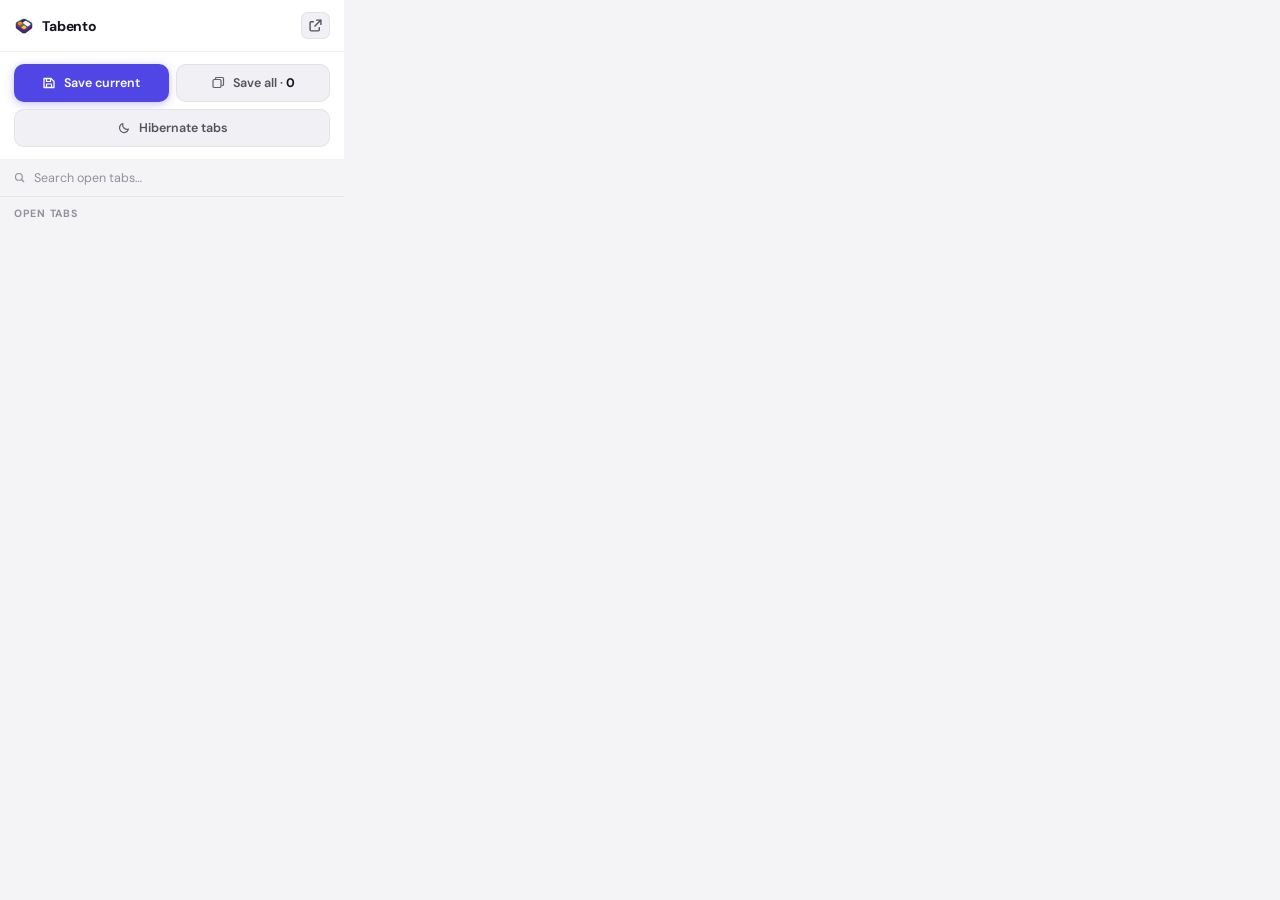
<file: popup.html>
<!DOCTYPE html>
<html lang="en" data-theme="light">
<head>
  <meta charset="UTF-8">
  <title>Tabento</title>
  <link rel="preconnect" href="https://fonts.googleapis.com">
  <link href="https://fonts.googleapis.com/css2?family=DM+Sans:wght@400;500;600;700&display=swap" rel="stylesheet">
  <link rel="icon" type="image/png" sizes="32x32" href="icons/icon32.png">
  <link rel="icon" type="image/png" sizes="16x16" href="icons/icon16.png">
  <link rel="icon" type="image/png" sizes="48x48" href="icons/icon48.png">
  <link rel="icon" type="image/png" sizes="128x128" href="icons/icon128.png">
  <link rel="icon" href="favicon.ico" sizes="any">
  <link rel="shortcut icon" href="favicon.ico">
  <link rel="stylesheet" href="themes.css">
  <link rel="stylesheet" href="popup.css">
</head>
<body>
  <div id="popup">
    <div class="ph">
      <div class="logo">
        <img class="brand-mark" src="icons/icon128.png" width="20" height="20" alt="" aria-hidden="true">
        Tabento
      </div>
      <button id="open-full" class="ph-btn" title="Open full workspace" aria-label="Open full workspace" data-popup-i18n-title="openFull">
        <svg width="13" height="13" viewBox="0 0 12 12" fill="none"><path d="M4 2.5H2a1 1 0 00-1 1v6.5A1 1 0 002 11h6.5a1 1 0 001-1V8M7 1h4m0 0v4M11 1L5.5 6.5" stroke="currentColor" stroke-width="1.3" stroke-linecap="round" stroke-linejoin="round"/></svg>
      </button>
    </div>

    <!-- Primary quick actions -->
    <div class="pa">
      <div class="pa-row">
        <button id="qs-current" class="pa-btn primary">
          <svg width="14" height="14" viewBox="0 0 14 14" fill="none"><path d="M2 2.5h7l3 3v6H2v-9z" stroke="currentColor" stroke-width="1.3" stroke-linejoin="round"/><path d="M4.5 2.5v3h4v-3M4.5 11.5V8h5v3.5" stroke="currentColor" stroke-width="1.2" stroke-linejoin="round"/></svg>
          <span data-popup-i18n="saveCurrent">Save current</span>
        </button>
        <button id="qs-all" class="pa-btn">
          <svg width="14" height="14" viewBox="0 0 14 14" fill="none"><rect x="2" y="3.5" width="8" height="8" rx="1.3" stroke="currentColor" stroke-width="1.2"/><path d="M4.5 3.5v-1a1 1 0 011-1h6a1 1 0 011 1v6a1 1 0 01-1 1h-1" stroke="currentColor" stroke-width="1.2" stroke-linejoin="round"/></svg>
          <span data-popup-i18n="saveAll">Save all · <b id="qs-count">0</b></span>
        </button>
      </div>
      <button id="hib-open" class="pa-btn pa-wide">
        <svg width="14" height="14" viewBox="0 0 14 14" fill="none"><path d="M11.5 8.2A4.6 4.6 0 015.8 2.5a4.6 4.6 0 105.7 5.7z" stroke="currentColor" stroke-width="1.25" stroke-linejoin="round"/></svg>
        <span data-popup-i18n="hibernateTabs">Hibernate tabs</span>
        <span class="pa-hint" id="hib-open-hint"></span>
      </button>
    </div>

    <!-- Save-to picker -->
    <div id="save-to-section" class="hidden">
      <div class="sect-hd">
        <span data-popup-i18n="saveTo">Save to</span>
        <button id="stg-back" class="link-btn" data-popup-i18n="back">← back</button>
      </div>
      <div id="stg-list"></div>
    </div>

    <!-- Hibernate options -->
    <div id="hibernate-section" class="hidden">
      <div class="sect-hd">
        <span data-popup-i18n="hibernateTabs">Hibernate tabs</span>
        <button id="hib-back" class="link-btn" data-popup-i18n="back">← back</button>
      </div>
      <p class="hib-note" data-popup-i18n="hibernateNote">Suspend tabs to free memory — they reload when opened. The tab you're viewing stays awake.</p>
      <div class="hib-opt">
        <span class="hib-opt-lbl" data-popup-i18n="scope">Scope</span>
        <div class="seg" id="hib-scope">
          <button data-val="window" class="active" data-popup-i18n="thisWindow">This window</button>
          <button data-val="all" data-popup-i18n="allWindows">All windows</button>
        </div>
      </div>
      <label class="hib-toggle">
        <input type="checkbox" id="hib-keep-pinned" checked>
        <span class="hib-tog-box"></span>
        <span class="hib-tog-lbl" data-popup-i18n="keepPinned">Keep pinned tabs</span>
      </label>
      <label class="hib-toggle">
        <input type="checkbox" id="hib-keep-audio" checked>
        <span class="hib-tog-box"></span>
        <span class="hib-tog-lbl" data-popup-i18n="keepAudio">Keep tabs playing audio</span>
      </label>
      <button id="hib-go" class="pa-btn primary hib-go">
        <svg width="14" height="14" viewBox="0 0 14 14" fill="none"><path d="M11.5 8.2A4.6 4.6 0 015.8 2.5a4.6 4.6 0 105.7 5.7z" stroke="currentColor" stroke-width="1.25" stroke-linejoin="round"/></svg>
        <span>Hibernate <b id="hib-count">0</b> tabs</span>
      </button>
    </div>

    <!-- Open tabs -->
    <div id="main-section">
      <div class="search-wrap">
        <svg width="12" height="12" viewBox="0 0 16 16">
          <circle cx="6.5" cy="6.5" r="4.5" stroke="currentColor" stroke-width="1.5" fill="none"/>
          <path d="M10 10l3 3" stroke="currentColor" stroke-width="1.5" stroke-linecap="round"/>
        </svg>
        <input id="ps" type="text" placeholder="Search open tabs…" data-popup-i18n-placeholder="searchTabs" autocomplete="off">
      </div>
      <div class="sect-hd"><span data-popup-i18n="openTabs">Open tabs</span></div>
      <div id="ptabs"></div>
    </div>
  </div>
  <script src="popup.js"></script>
</body>
</html>
</file>
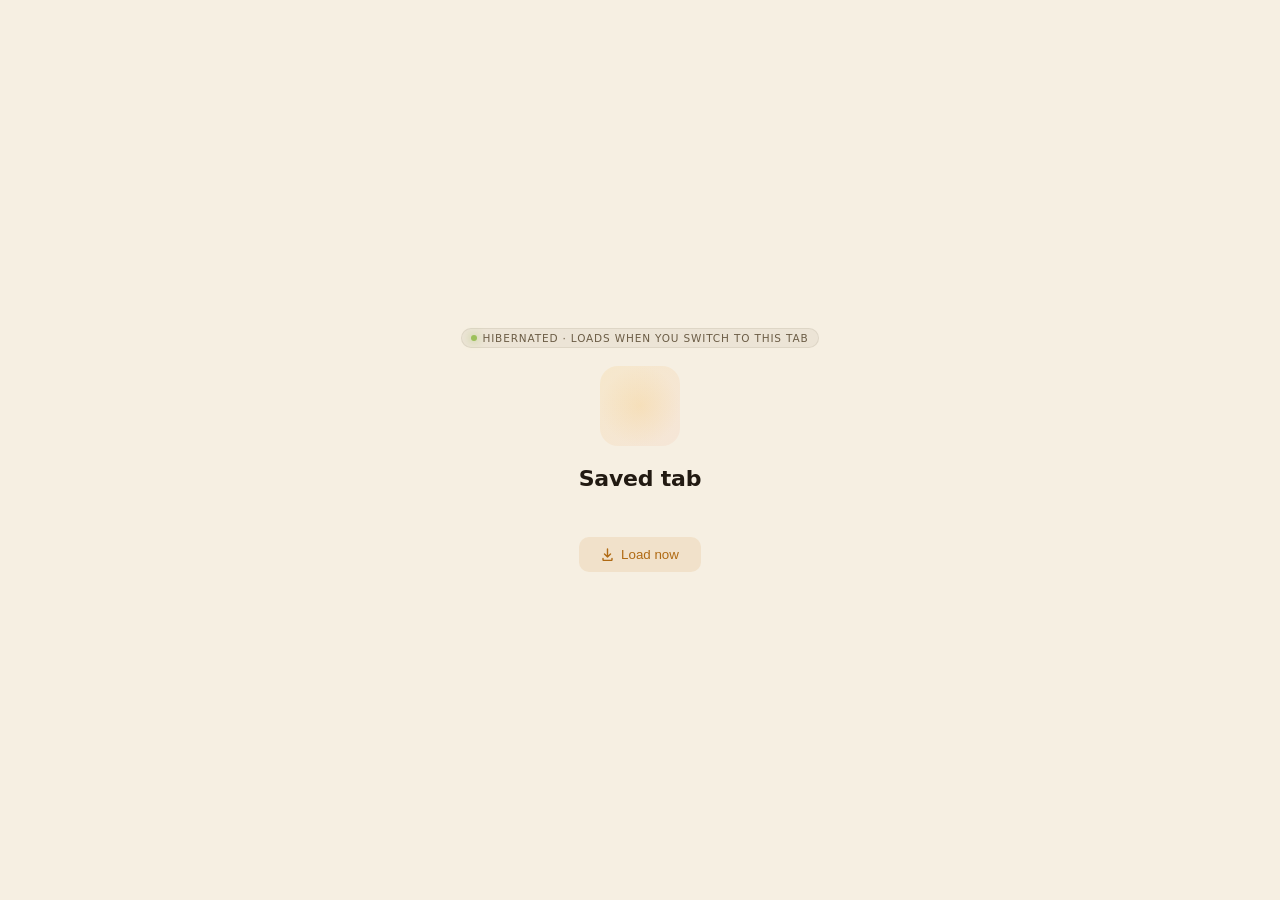
<file: suspended.html>
<!DOCTYPE html>
<html lang="en">
<head>
  <meta charset="UTF-8">
  <meta name="viewport" content="width=device-width, initial-scale=1.0">
  <title>&#65279;</title>
  <style>
    :root { color-scheme: light dark; }
    * { box-sizing: border-box; margin: 0; padding: 0; }
    html, body {
      height: 100%;
      font-family: -apple-system, BlinkMacSystemFont, 'Segoe UI', system-ui, sans-serif;
      background: #17120d;
      color: #f6ecda;
      -webkit-font-smoothing: antialiased;
    }
    @media (prefers-color-scheme: light) {
      html, body { background: #f6efe2; color: #221a12; }
      .url, .hint { color: #6b5c45 !important; }
      .btn { background: rgba(207,125,29,0.12) !important; color: #b06a13 !important; }
      .btn:hover { background: rgba(207,125,29,0.2) !important; }
      .tag { background: rgba(60,40,15,0.05) !important; border-color: rgba(60,40,15,0.08) !important; color: #6b5c45 !important; }
      .fav-wrap { background: linear-gradient(135deg, rgba(245,184,65,0.14), rgba(236,111,76,0.07)) !important; }
    }
    body { display: flex; align-items: center; justify-content: center; min-height: 100vh; padding: 40px 20px; cursor: pointer; }
    .box { text-align: center; max-width: 460px; display: flex; flex-direction: column; align-items: center; gap: 18px; }
    .fav-wrap {
      width: 80px; height: 80px; border-radius: 18px;
      background: linear-gradient(135deg, rgba(245,184,65,0.14), rgba(236,111,76,0.08));
      display: flex; align-items: center; justify-content: center;
      position: relative; overflow: hidden;
    }
    .fav-wrap::after { content: ''; position: absolute; inset: 0; background: radial-gradient(circle at center, rgba(245,184,65,0.16), transparent 70%); }
    .fav { width: 42px; height: 42px; border-radius: 9px; object-fit: contain; position: relative; z-index: 1; }
    h1 { font-weight: 600; font-size: 22px; line-height: 1.35; letter-spacing: -0.01em; max-height: 3em; overflow: hidden; display: -webkit-box; -webkit-line-clamp: 2; -webkit-box-orient: vertical; }
    .url { font-size: 13px; color: #c6b498; word-break: break-all; opacity: 0.75; }
    .tag {
      display: inline-flex; align-items: center; gap: 5px; padding: 3px 9px;
      background: rgba(255,255,255,0.05); border: 1px solid rgba(255,255,255,0.08); border-radius: 20px;
      font-size: 10.5px; color: #c6b498; text-transform: uppercase; letter-spacing: 0.08em; font-weight: 500;
    }
    .dot { width: 6px; height: 6px; border-radius: 50%; background: #9cc05a; box-shadow: 0 0 10px #9cc05a; animation: pulse 2s ease-in-out infinite; }
    @keyframes pulse { 0%, 100% { opacity: 1; } 50% { opacity: 0.4; } }
    .btn {
      margin-top: 8px; padding: 10px 22px;
      background: rgba(245,184,65,0.15); color: #f5b841;
      border: none; border-radius: 10px; font: 500 13px inherit; cursor: pointer;
      display: inline-flex; align-items: center; gap: 7px;
    }
    .btn:hover { background: rgba(245,184,65,0.25); }
  </style>
</head>
<body>
  <div class="box">
    <div class="tag">
      <span class="dot"></span>
      <span id="status-text">Hibernated · loads when you switch to this tab</span>
    </div>
    <div class="fav-wrap"><img id="fav" class="fav" alt=""></div>
    <h1 id="title">Loading…</h1>
    <div class="url" id="url"></div>
    <button class="btn" id="load-btn">
      <svg width="13" height="13" viewBox="0 0 13 13" fill="none"><path d="M6.5 1v8m0 0l3-3m-3 3l-3-3M2 10.5v1a1 1 0 001 1h7a1 1 0 001-1v-1" stroke="currentColor" stroke-width="1.4" stroke-linecap="round" stroke-linejoin="round"/></svg>
      Load now
    </button>
  </div>
  <script src="suspended.js"></script>
</body>
</html>
</file>
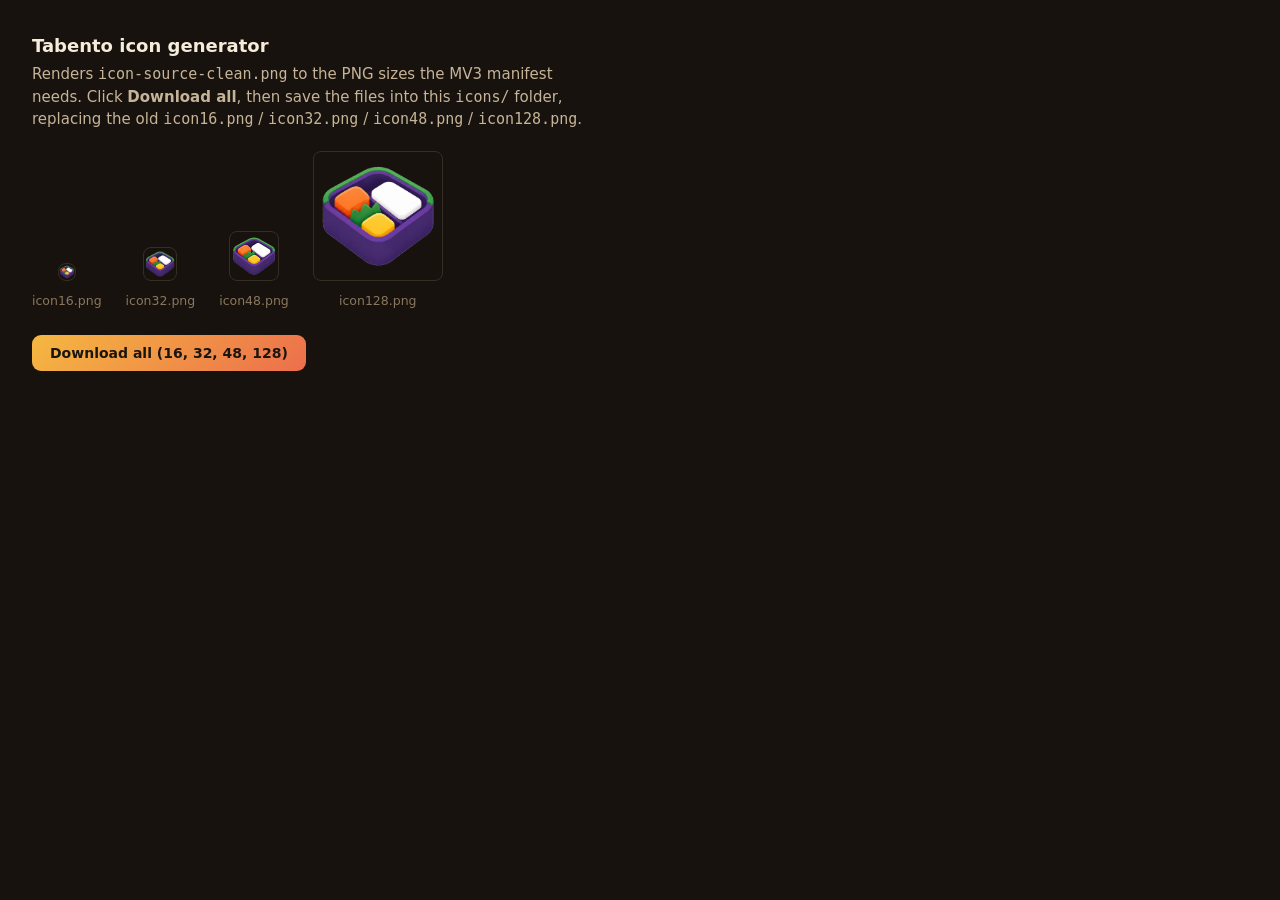
<file: icons/generate.html>
<!DOCTYPE html>
<html lang="en">
<head>
<meta charset="UTF-8">
<title>Tabento icon generator</title>
<style>
  body { font: 15px/1.5 system-ui, sans-serif; background:#17120d; color:#f6ecda;
         margin:0; padding:32px; }
  h1 { font-size:18px; margin:0 0 4px; }
  p  { color:#c6b498; margin:0 0 20px; max-width:60ch; }
  .row { display:flex; gap:24px; align-items:flex-end; flex-wrap:wrap; margin-bottom:24px; }
  .cell { text-align:center; }
  .cell canvas { background:#0000; image-rendering:auto; border:1px solid #f5dcb422;
                 border-radius:8px; display:block; margin:0 auto 8px; }
  .cell small { color:#8a775d; }
  button { font:600 14px system-ui; color:#1b1510; cursor:pointer; border:0;
           border-radius:9px; padding:10px 18px;
           background:linear-gradient(135deg,#f5b841,#ec6f4c); }
  button:active { transform:translateY(1px); }
</style>
</head>
<body>
  <h1>Tabento icon generator</h1>
  <p>Renders <code>icon-source-clean.png</code> to the PNG sizes the MV3 manifest needs. Click
     <b>Download all</b>, then save the files into this <code>icons/</code> folder, replacing
     the old <code>icon16.png</code> / <code>icon32.png</code> / <code>icon48.png</code> /
     <code>icon128.png</code>.</p>
  <div class="row" id="previews"></div>
  <button id="dl">Download all (16, 32, 48, 128)</button>

<script>
const SIZES = [16, 32, 48, 128];

const img = new Image();
const canvases = {};

img.onload = () => {
  const wrap = document.getElementById('previews');
  SIZES.forEach(sz => {
    const c = document.createElement('canvas');
    c.width = c.height = sz;
    const ctx = c.getContext('2d');
    ctx.clearRect(0, 0, sz, sz);
    ctx.drawImage(img, 0, 0, sz, sz);
    canvases[sz] = c;
    const cell = document.createElement('div');
    cell.className = 'cell';
    cell.appendChild(c);
    const cap = document.createElement('small');
    cap.textContent = `icon${sz}.png`;
    cell.appendChild(cap);
    wrap.appendChild(cell);
  });
};
img.src = 'icon-source-clean.png';

function download(sz) {
  canvases[sz].toBlob(blob => {
    const a = document.createElement('a');
    a.href = URL.createObjectURL(blob);
    a.download = `icon${sz}.png`;
    a.click();
    setTimeout(() => URL.revokeObjectURL(a.href), 1000);
  }, 'image/png');
}

document.getElementById('dl').onclick = () => {
  // Small stagger so browsers do not drop the batched downloads.
  SIZES.forEach((sz, i) => setTimeout(() => download(sz), i * 350));
};
</script>
</body>
</html>
</file>
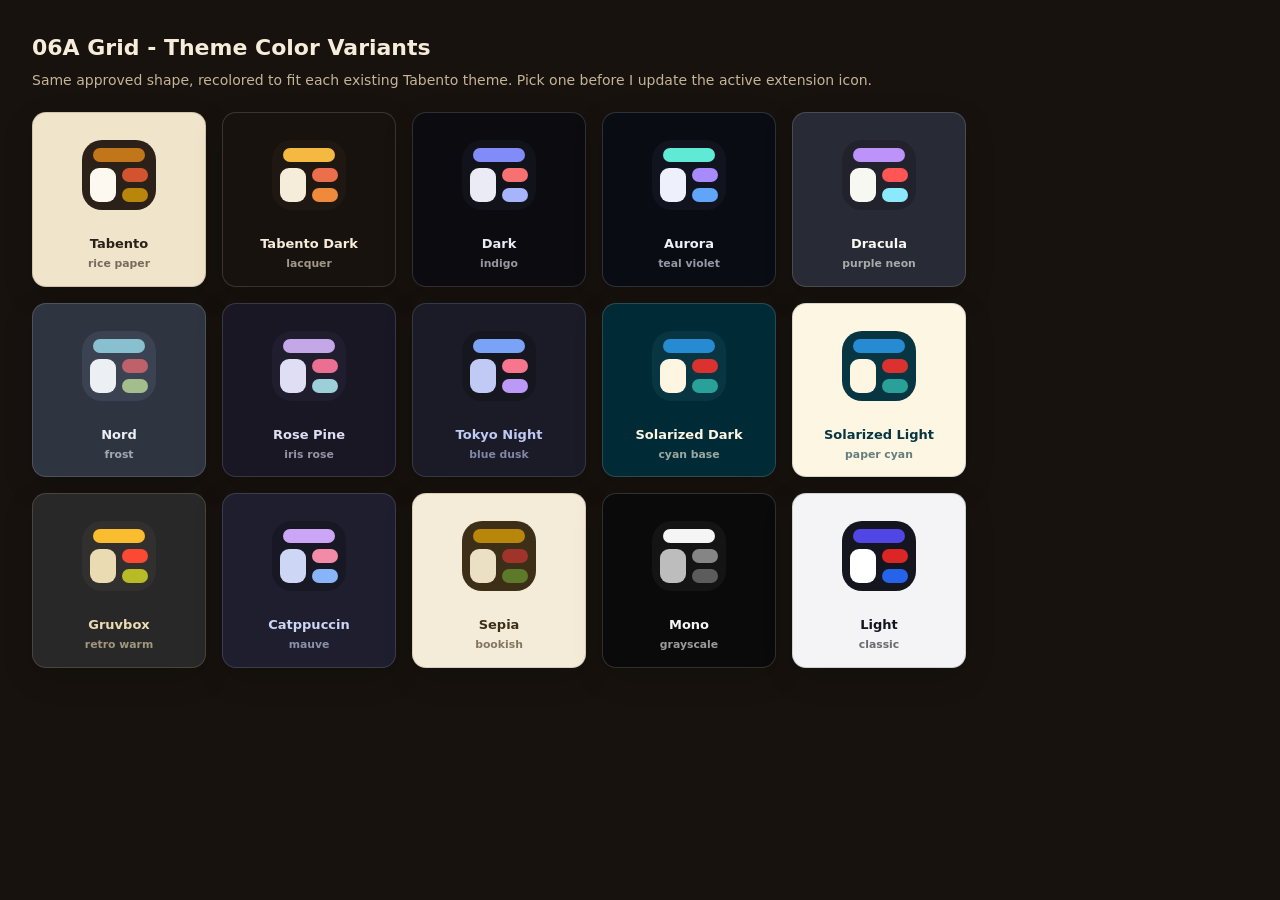
<file: icons/logo-options/variant-06a-theme-colors.html>
<!DOCTYPE html>
<html lang="en">
<head>
<meta charset="UTF-8">
<title>Tabento 06A Theme Color Variants</title>
<style>
  :root { color-scheme: dark; }
  body {
    margin:0;
    padding:32px;
    background:#17120d;
    color:#f6ecda;
    font:14px/1.45 system-ui, sans-serif;
  }
  h1 { margin:0 0 6px; font-size:22px; }
  p { margin:0 0 22px; color:#c6b498; }
  .grid {
    display:grid;
    grid-template-columns:repeat(5, 174px);
    gap:16px;
  }
  figure {
    margin:0;
    padding:14px;
    background:var(--theme-bg);
    border:1px solid color-mix(in srgb, var(--theme-text) 16%, transparent);
    border-radius:14px;
    box-shadow:0 10px 30px rgba(0,0,0,.16);
  }
  .logo {
    width:96px;
    height:96px;
    position:relative;
    margin:0 auto 12px;
  }
  .logo::before {
    content:"";
    position:absolute;
    left:11px;
    top:13px;
    width:74px;
    height:70px;
    border-radius:20px;
    background:var(--tile);
  }
  .cell {
    position:absolute;
    display:block;
  }
  .top {
    left:22px;
    top:21px;
    width:52px;
    height:14px;
    border-radius:7px;
    background:var(--top);
  }
  .left {
    left:19px;
    top:41px;
    width:26px;
    height:34px;
    border-radius:9px;
    background:var(--neutral);
  }
  .right-top {
    left:51px;
    top:41px;
    width:26px;
    height:14px;
    border-radius:7px;
    background:var(--warm);
  }
  .right-bottom {
    left:51px;
    top:61px;
    width:26px;
    height:14px;
    border-radius:7px;
    background:var(--cool);
  }
  figcaption {
    color:var(--theme-text);
    text-align:center;
    font-weight:700;
    font-size:13px;
  }
  small {
    display:block;
    margin-top:2px;
    color:color-mix(in srgb, var(--theme-text) 62%, transparent);
    font-weight:600;
  }
</style>
</head>
<body>
  <h1>06A Grid - Theme Color Variants</h1>
  <p>Same approved shape, recolored to fit each existing Tabento theme. Pick one before I update the active extension icon.</p>
  <div class="grid">
    <figure style="--theme-bg:#f0e4cb;--theme-text:#2b2118;--tile:#2b2118;--top:#c2761a;--neutral:#fdf9f1;--warm:#d2542f;--cool:#b8860b">
      <div class="logo"><span class="cell top"></span><span class="cell left"></span><span class="cell right-top"></span><span class="cell right-bottom"></span></div>
      <figcaption>Tabento<small>rice paper</small></figcaption>
    </figure>
    <figure style="--theme-bg:#17120d;--theme-text:#f6ecda;--tile:#1f1812;--top:#f5b841;--neutral:#f6ecda;--warm:#ec6f4c;--cool:#ef8a3c">
      <div class="logo"><span class="cell top"></span><span class="cell left"></span><span class="cell right-top"></span><span class="cell right-bottom"></span></div>
      <figcaption>Tabento Dark<small>lacquer</small></figcaption>
    </figure>
    <figure style="--theme-bg:#0b0b10;--theme-text:#ebebf5;--tile:#12121a;--top:#818cf8;--neutral:#ebebf5;--warm:#f87171;--cool:#a5b4fc">
      <div class="logo"><span class="cell top"></span><span class="cell left"></span><span class="cell right-top"></span><span class="cell right-bottom"></span></div>
      <figcaption>Dark<small>indigo</small></figcaption>
    </figure>
    <figure style="--theme-bg:#0a0c14;--theme-text:#eef1fb;--tile:#11141f;--top:#5eead4;--neutral:#eef1fb;--warm:#a78bfa;--cool:#60a5fa">
      <div class="logo"><span class="cell top"></span><span class="cell left"></span><span class="cell right-top"></span><span class="cell right-bottom"></span></div>
      <figcaption>Aurora<small>teal violet</small></figcaption>
    </figure>
    <figure style="--theme-bg:#282a36;--theme-text:#f8f8f2;--tile:#21222c;--top:#bd93f9;--neutral:#f8f8f2;--warm:#ff5555;--cool:#8be9fd">
      <div class="logo"><span class="cell top"></span><span class="cell left"></span><span class="cell right-top"></span><span class="cell right-bottom"></span></div>
      <figcaption>Dracula<small>purple neon</small></figcaption>
    </figure>
    <figure style="--theme-bg:#2e3440;--theme-text:#eceff4;--tile:#3b4252;--top:#88c0d0;--neutral:#eceff4;--warm:#bf616a;--cool:#a3be8c">
      <div class="logo"><span class="cell top"></span><span class="cell left"></span><span class="cell right-top"></span><span class="cell right-bottom"></span></div>
      <figcaption>Nord<small>frost</small></figcaption>
    </figure>
    <figure style="--theme-bg:#191724;--theme-text:#e0def4;--tile:#1f1d2e;--top:#c4a7e7;--neutral:#e0def4;--warm:#eb6f92;--cool:#9ccfd8">
      <div class="logo"><span class="cell top"></span><span class="cell left"></span><span class="cell right-top"></span><span class="cell right-bottom"></span></div>
      <figcaption>Rose Pine<small>iris rose</small></figcaption>
    </figure>
    <figure style="--theme-bg:#1a1b26;--theme-text:#c0caf5;--tile:#16161e;--top:#7aa2f7;--neutral:#c0caf5;--warm:#f7768e;--cool:#bb9af7">
      <div class="logo"><span class="cell top"></span><span class="cell left"></span><span class="cell right-top"></span><span class="cell right-bottom"></span></div>
      <figcaption>Tokyo Night<small>blue dusk</small></figcaption>
    </figure>
    <figure style="--theme-bg:#002b36;--theme-text:#fdf6e3;--tile:#073642;--top:#268bd2;--neutral:#fdf6e3;--warm:#dc322f;--cool:#2aa198">
      <div class="logo"><span class="cell top"></span><span class="cell left"></span><span class="cell right-top"></span><span class="cell right-bottom"></span></div>
      <figcaption>Solarized Dark<small>cyan base</small></figcaption>
    </figure>
    <figure style="--theme-bg:#fdf6e3;--theme-text:#073642;--tile:#073642;--top:#268bd2;--neutral:#fdf6e3;--warm:#dc322f;--cool:#2aa198">
      <div class="logo"><span class="cell top"></span><span class="cell left"></span><span class="cell right-top"></span><span class="cell right-bottom"></span></div>
      <figcaption>Solarized Light<small>paper cyan</small></figcaption>
    </figure>
    <figure style="--theme-bg:#282828;--theme-text:#ebdbb2;--tile:#32302f;--top:#fabd2f;--neutral:#ebdbb2;--warm:#fb4934;--cool:#b8bb26">
      <div class="logo"><span class="cell top"></span><span class="cell left"></span><span class="cell right-top"></span><span class="cell right-bottom"></span></div>
      <figcaption>Gruvbox<small>retro warm</small></figcaption>
    </figure>
    <figure style="--theme-bg:#1e1e2e;--theme-text:#cdd6f4;--tile:#181825;--top:#cba6f7;--neutral:#cdd6f4;--warm:#f38ba8;--cool:#89b4fa">
      <div class="logo"><span class="cell top"></span><span class="cell left"></span><span class="cell right-top"></span><span class="cell right-bottom"></span></div>
      <figcaption>Catppuccin<small>mauve</small></figcaption>
    </figure>
    <figure style="--theme-bg:#f4ecd8;--theme-text:#3d2e18;--tile:#3d2e18;--top:#b8860b;--neutral:#ebe0c3;--warm:#a0342b;--cool:#5c7a2a">
      <div class="logo"><span class="cell top"></span><span class="cell left"></span><span class="cell right-top"></span><span class="cell right-bottom"></span></div>
      <figcaption>Sepia<small>bookish</small></figcaption>
    </figure>
    <figure style="--theme-bg:#0a0a0a;--theme-text:#f5f5f5;--tile:#141414;--top:#f5f5f5;--neutral:#bdbdbd;--warm:#858585;--cool:#5c5c5c">
      <div class="logo"><span class="cell top"></span><span class="cell left"></span><span class="cell right-top"></span><span class="cell right-bottom"></span></div>
      <figcaption>Mono<small>grayscale</small></figcaption>
    </figure>
    <figure style="--theme-bg:#f4f4f7;--theme-text:#15151f;--tile:#15151f;--top:#4f46e5;--neutral:#ffffff;--warm:#dc2626;--cool:#2563eb">
      <div class="logo"><span class="cell top"></span><span class="cell left"></span><span class="cell right-top"></span><span class="cell right-bottom"></span></div>
      <figcaption>Light<small>classic</small></figcaption>
    </figure>
  </div>
</body>
</html>
</file>
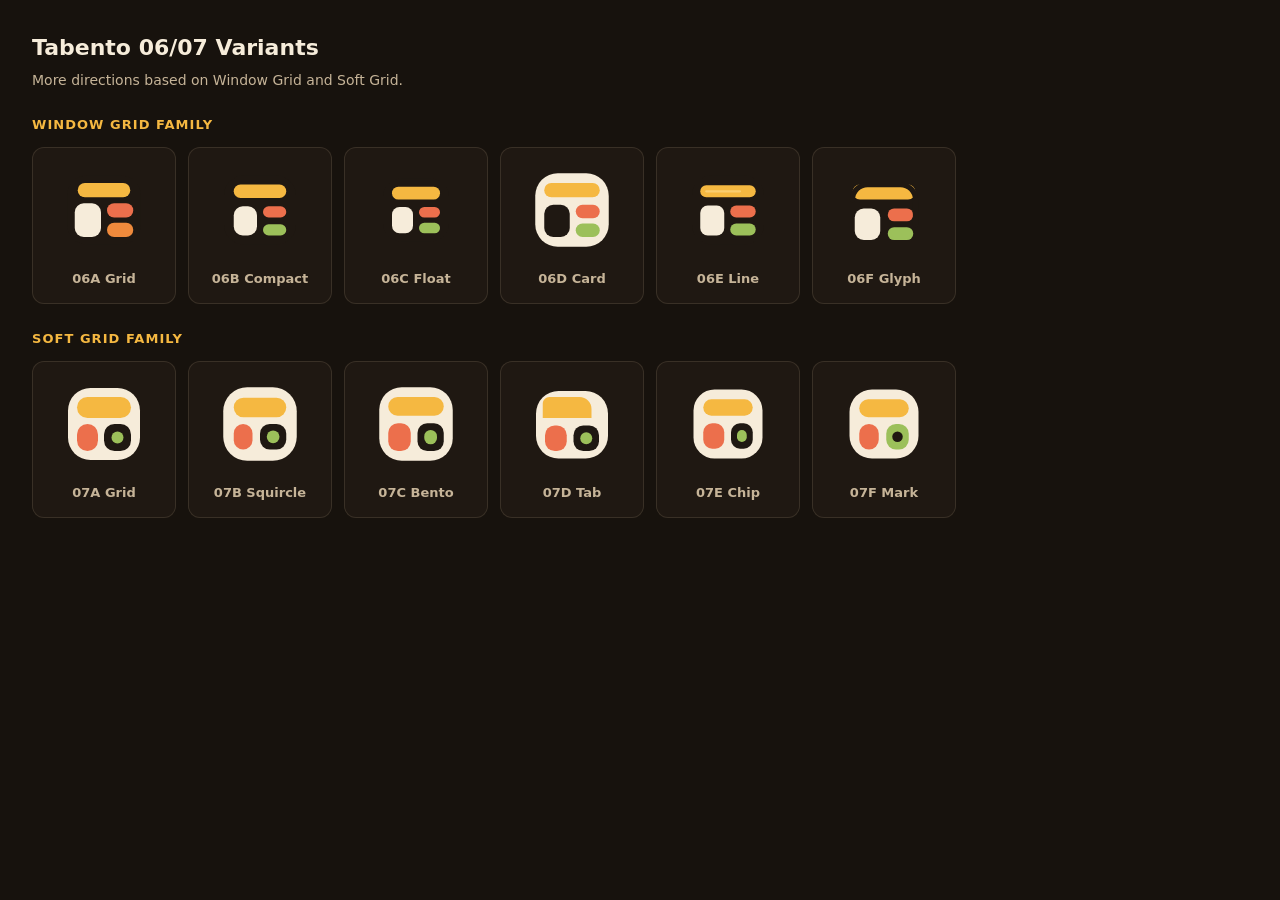
<file: icons/logo-options/variants-06-07.html>
<!DOCTYPE html>
<html lang="en">
<head>
<meta charset="UTF-8">
<title>Tabento 06/07 Variants</title>
<style>
  :root { color-scheme: dark; }
  body { margin:0; padding:32px; background:#17120d; color:#f6ecda; font:14px/1.45 system-ui, sans-serif; }
  h1 { margin:0 0 6px; font-size:22px; }
  p { margin:0 0 22px; color:#c6b498; }
  h2 { margin:26px 0 12px; font-size:13px; color:#f5b841; letter-spacing:.08em; text-transform:uppercase; }
  .grid { display:grid; grid-template-columns:repeat(6, 144px); gap:12px; }
  figure { margin:0; padding:14px; background:#1f1812; border:1px solid rgba(245,220,180,0.12); border-radius:12px; }
  img { width:96px; height:96px; display:block; margin:0 auto 12px; }
  figcaption { color:#c6b498; text-align:center; font-weight:600; font-size:13px; }
</style>
</head>
<body>
  <h1>Tabento 06/07 Variants</h1>
  <p>More directions based on Window Grid and Soft Grid.</p>
  <h2>Window Grid Family</h2>
  <div class="grid">
    <figure><img src="variant-06a-window-grid.svg" alt=""><figcaption>06A Grid</figcaption></figure>
    <figure><img src="variant-06b-window-compact.svg" alt=""><figcaption>06B Compact</figcaption></figure>
    <figure><img src="variant-06c-window-float.svg" alt=""><figcaption>06C Float</figcaption></figure>
    <figure><img src="variant-06d-window-card.svg" alt=""><figcaption>06D Card</figcaption></figure>
    <figure><img src="variant-06e-window-line.svg" alt=""><figcaption>06E Line</figcaption></figure>
    <figure><img src="variant-06f-window-glyph.svg" alt=""><figcaption>06F Glyph</figcaption></figure>
  </div>
  <h2>Soft Grid Family</h2>
  <div class="grid">
    <figure><img src="variant-07a-soft-grid.svg" alt=""><figcaption>07A Grid</figcaption></figure>
    <figure><img src="variant-07b-soft-squircle.svg" alt=""><figcaption>07B Squircle</figcaption></figure>
    <figure><img src="variant-07c-soft-bento.svg" alt=""><figcaption>07C Bento</figcaption></figure>
    <figure><img src="variant-07d-soft-tab.svg" alt=""><figcaption>07D Tab</figcaption></figure>
    <figure><img src="variant-07e-soft-chip.svg" alt=""><figcaption>07E Chip</figcaption></figure>
    <figure><img src="variant-07f-soft-mark.svg" alt=""><figcaption>07F Mark</figcaption></figure>
  </div>
</body>
</html>
</file>
<file: themes.css>
/* ═══════════════════════════════════════════════════════════════
   Tabento — themes.css
   Shared theme palettes for every extension surface (new tab + popup).
   Each block defines the core color tokens a surface reads
   (--bg…--bg5, --panel, --border/2, --text/2/3, --accent*, --green/red…).
   Loaded before newtab.css and popup.css so both stay in visual lockstep.
   ═══════════════════════════════════════════════════════════════ */

/* Tabento: warm rice-paper "bento box" base with a gold/persimmon accent. */
[data-theme="tabento"] {
  /* Board is the deepest tone; panels/cards sit lighter so columns lift. */
  --bg: #f0e4cb; --bg2: #fdf9f1; --bg3: #eaddc4; --bg4: #ddceb0; --bg5: #c8b596;
  --panel: #fdf9f1;
  --border: rgba(90,66,30,0.11); --border2: rgba(90,66,30,0.19);
  --text: #2b2118; --text2: #6b5a44; --text3: #9c8a6c;
  --accent: #c2761a; --accent2: #d2542f; --accent-bg: #c2761a; --accent-hover: #a9620f; --accent-text: #000000;
  --green: #5e8a32; --red: #c0392b; --yellow: #b8860b; --orange: #cd6a1f; --blue: #2c7a9e;
  --note-bg: #eef3df; --note-bd: rgba(94,138,50,0.30);
  /* Warm espresso elevation (not cold black) so the light theme has real depth
     instead of the base dark shadows it was inheriting. */
  --shadow: 0 16px 46px rgba(74,52,20,0.16), 0 4px 12px rgba(74,52,20,0.08);
  --shadow-sm: 0 2px 10px rgba(74,52,20,0.08);
  --card-shadow: 0 1px 2px rgba(74,52,20,0.06), 0 2px 5px rgba(74,52,20,0.05);
  --card-shadow-h: 0 10px 24px rgba(74,52,20,0.14), 0 2px 6px rgba(74,52,20,0.08);
  --shadow-1: 0 2px 10px rgba(74,52,20,0.10);
  --shadow-2: 0 8px 20px rgba(74,52,20,0.14), 0 0 0 1px rgba(74,52,20,0.05);
  --shadow-3: 0 16px 44px rgba(74,52,20,0.18), 0 3px 10px rgba(74,52,20,0.10);
}

/* Tabento Dark: lacquer variant of the signature theme. Same gold/persimmon
   accent on a warm near-black base. */
[data-theme="tabento-dark"] {
  --bg: #17120d; --bg2: #1f1812; --bg3: #2a211a; --bg4: #392c22; --bg5: #4c3b2d;
  --panel: #1b1510;
  --border: rgba(245,222,180,0.08); --border2: rgba(245,222,180,0.17);
  --text: #f6ecda; --text2: #c6b498; --text3: #8a775d;
  --accent: #f5b841; --accent2: #ec6f4c; --accent-bg: #e8902a; --accent-hover: #cf7d1d; --accent-text: #17120d;
  --green: #9cc05a; --red: #e5563f; --yellow: #f5b841; --orange: #ef8a3c; --blue: #5fa8c4;
  --note-bg: #20231a; --note-bd: rgba(156,192,90,0.22);
}

[data-theme="dark"] {
  --bg: #0b0b10; --bg2: #12121a; --bg3: #1a1a24; --bg4: #23232f; --bg5: #2e2e3d;
  --panel: #14141c;
  --border: rgba(255,255,255,0.06); --border2: rgba(255,255,255,0.12);
  --text: #ebebf5; --text2: #9b9bb4; --text3: #555569;
  --accent: #818cf8; --accent2: #a5b4fc; --accent-bg: #6366f1; --accent-hover: #5458e6; --accent-text: #000000;
  --green: #22c55e; --red: #f87171; --yellow: #eab308; --orange: #fb923c; --blue: #60a5fa;
  --note-bg: #1e1e18; --note-bd: rgba(234,179,8,0.18);
}

/* Aurora: ink base plus teal/violet accent. */
[data-theme="aurora"] {
  --bg: #0a0c14; --bg2: #11141f; --bg3: #181c2b; --bg4: #222840; --bg5: #2f3754;
  --panel: #0f1320;
  --border: rgba(180,200,255,0.08); --border2: rgba(180,200,255,0.16);
  --text: #eef1fb; --text2: #9aa3c4; --text3: #5a6386;
  --accent: #5eead4; --accent2: #a78bfa; --accent-bg: #14b8a6; --accent-hover: #0f9d8f; --accent-text: #0a0c14;
  --green: #34d399; --red: #fb7185; --yellow: #fbbf24; --orange: #fb923c; --blue: #60a5fa;
  --note-bg: #15201d; --note-bd: rgba(94,234,212,0.18);
}

[data-theme="light"] {
  --bg: #f4f4f7; --bg2: #ffffff; --bg3: #f0f0f5; --bg4: #e5e5ed; --bg5: #d0d0db;
  --panel: #ffffff;
  --border: rgba(0,0,0,0.06); --border2: rgba(0,0,0,0.12);
  --text: #15151f; --text2: #52525e; --text3: #9090a0;
  --accent: #4f46e5; --accent2: #6366f1; --accent-bg: #4f46e5; --accent-hover: #4338ca; --accent-text: #ffffff;
  --green: #059669; --red: #dc2626; --yellow: #ca8a04; --orange: #c2410c; --blue: #2563eb;
  --note-bg: #fffbe8; --note-bd: rgba(234,179,8,0.25);
}

[data-theme="dracula"] {
  --bg: #282a36; --bg2: #21222c; --bg3: #343746; --bg4: #44475a; --bg5: #6272a4;
  --panel: #21222c;
  --border: rgba(248,248,242,0.08); --border2: rgba(248,248,242,0.15);
  --text: #f8f8f2; --text2: #b6b9c4; --text3: #6272a4;
  --accent: #bd93f9; --accent2: #cba1fa; --accent-bg: #bd93f9; --accent-hover: #a775f2; --accent-text: #282a36;
  --green: #50fa7b; --red: #ff5555; --yellow: #f1fa8c; --orange: #ffb86c; --blue: #8be9fd;
  --note-bg: #3a3640; --note-bd: rgba(241,250,140,0.25);
}

[data-theme="nord"] {
  --bg: #2e3440; --bg2: #3b4252; --bg3: #434c5e; --bg4: #4c566a; --bg5: #5e6779;
  --panel: #3b4252;
  --border: rgba(236,239,244,0.06); --border2: rgba(236,239,244,0.12);
  --text: #eceff4; --text2: #d8dee9; --text3: #8690a3;
  --accent: #88c0d0; --accent2: #8fbcbb; --accent-bg: #5e81ac; --accent-hover: #4f7198; --accent-text: #000000;
  --green: #a3be8c; --red: #bf616a; --yellow: #ebcb8b; --orange: #d08770; --blue: #81a1c1;
  --note-bg: #3f3e36; --note-bd: rgba(235,203,139,0.25);
}

[data-theme="rose-pine"] {
  --bg: #191724; --bg2: #1f1d2e; --bg3: #26233a; --bg4: #393552; --bg5: #524f67;
  --panel: #1f1d2e;
  --border: rgba(224,222,244,0.06); --border2: rgba(224,222,244,0.12);
  --text: #e0def4; --text2: #908caa; --text3: #6e6a86;
  --accent: #c4a7e7; --accent2: #ebbcba; --accent-bg: #eb6f92; --accent-hover: #d45a7e; --accent-text: #191724;
  --green: #9ccfd8; --red: #eb6f92; --yellow: #f6c177; --orange: #ea9a97; --blue: #31748f;
  --note-bg: #2a2437; --note-bd: rgba(246,193,119,0.25);
}

[data-theme="tokyo-night"] {
  --bg: #1a1b26; --bg2: #16161e; --bg3: #24253a; --bg4: #292e42; --bg5: #414868;
  --panel: #16161e;
  --border: rgba(192,202,245,0.05); --border2: rgba(192,202,245,0.12);
  --text: #c0caf5; --text2: #9aa5ce; --text3: #565f89;
  --accent: #7aa2f7; --accent2: #bb9af7; --accent-bg: #7aa2f7; --accent-hover: #5a82d7; --accent-text: #1a1b26;
  --green: #9ece6a; --red: #f7768e; --yellow: #e0af68; --orange: #ff9e64; --blue: #7dcfff;
  --note-bg: #2a2438; --note-bd: rgba(224,175,104,0.25);
}

[data-theme="solarized-dark"] {
  --bg: #002b36; --bg2: #073642; --bg3: #0d4653; --bg4: #156073; --bg5: #1e7a92;
  --panel: #073642;
  --border: rgba(253,246,227,0.06); --border2: rgba(253,246,227,0.12);
  --text: #fdf6e3; --text2: #93a1a1; --text3: #586e75;
  --accent: #268bd2; --accent2: #2aa198; --accent-bg: #268bd2; --accent-hover: #1c6fa8; --accent-text: #000000;
  --green: #859900; --red: #dc322f; --yellow: #b58900; --orange: #cb4b16; --blue: #268bd2;
  --note-bg: #1a3a3f; --note-bd: rgba(181,137,0,0.35);
}

[data-theme="solarized-light"] {
  --bg: #fdf6e3; --bg2: #eee8d5; --bg3: #e5dec3; --bg4: #d4ceb2; --bg5: #93a1a1;
  --panel: #eee8d5;
  --border: rgba(7,54,66,0.06); --border2: rgba(7,54,66,0.12);
  --text: #073642; --text2: #586e75; --text3: #93a1a1;
  --accent: #268bd2; --accent2: #2aa198; --accent-bg: #268bd2; --accent-hover: #1c6fa8; --accent-text: #000000;
  --green: #859900; --red: #dc322f; --yellow: #b58900; --orange: #cb4b16; --blue: #268bd2;
  --note-bg: #fff9d9; --note-bd: rgba(181,137,0,0.35);
}

[data-theme="gruvbox"] {
  --bg: #282828; --bg2: #32302f; --bg3: #3c3836; --bg4: #504945; --bg5: #665c54;
  --panel: #32302f;
  --border: rgba(235,219,178,0.05); --border2: rgba(235,219,178,0.12);
  --text: #ebdbb2; --text2: #bdae93; --text3: #7c6f64;
  --accent: #fabd2f; --accent2: #fe8019; --accent-bg: #d79921; --accent-hover: #b58900; --accent-text: #282828;
  --green: #b8bb26; --red: #fb4934; --yellow: #fabd2f; --orange: #fe8019; --blue: #83a598;
  --note-bg: #3a3226; --note-bd: rgba(250,189,47,0.3);
}

[data-theme="catppuccin"] {
  --bg: #1e1e2e; --bg2: #181825; --bg3: #313244; --bg4: #45475a; --bg5: #585b70;
  --panel: #181825;
  --border: rgba(205,214,244,0.05); --border2: rgba(205,214,244,0.12);
  --text: #cdd6f4; --text2: #bac2de; --text3: #7f849c;
  --accent: #cba6f7; --accent2: #f5c2e7; --accent-bg: #cba6f7; --accent-hover: #b591e5; --accent-text: #1e1e2e;
  --green: #a6e3a1; --red: #f38ba8; --yellow: #f9e2af; --orange: #fab387; --blue: #89b4fa;
  --note-bg: #2a2438; --note-bd: rgba(249,226,175,0.25);
}

[data-theme="sepia"] {
  --bg: #f4ecd8; --bg2: #ebe0c3; --bg3: #ddd0ae; --bg4: #c9bc96; --bg5: #a89980;
  --panel: #ebe0c3;
  --border: rgba(92,71,39,0.1); --border2: rgba(92,71,39,0.18);
  --text: #3d2e18; --text2: #5c4727; --text3: #8b7340;
  --accent: #8b4513; --accent2: #a0522d; --accent-bg: #8b4513; --accent-hover: #6b3310; --accent-text: #ffffff;
  --green: #5c7a2a; --red: #a0342b; --yellow: #b8860b; --orange: #8b4513; --blue: #2c5f7a;
  --note-bg: #fff5d6; --note-bd: rgba(184,134,11,0.3);
}

[data-theme="mono"] {
  --bg: #0a0a0a; --bg2: #141414; --bg3: #1f1f1f; --bg4: #2a2a2a; --bg5: #3a3a3a;
  --panel: #141414;
  --border: rgba(255,255,255,0.08); --border2: rgba(255,255,255,0.15);
  --text: #f5f5f5; --text2: #a0a0a0; --text3: #555555;
  --accent: #ffffff; --accent2: #e5e5e5; --accent-bg: #ffffff; --accent-hover: #e5e5e5; --accent-text: #000000;
  --green: #ffffff; --red: #ffffff; --yellow: #ffffff; --orange: #ffffff; --blue: #ffffff;
  --note-bg: #1a1a1a; --note-bd: rgba(255,255,255,0.15);
}
</file>
<file: newtab.css>
/* ═══════════════════════════════════════════════════════════════
   Tabento — newtab.css
   ═══════════════════════════════════════════════════════════════ */

*, *::before, *::after { box-sizing: border-box; margin: 0; padding: 0; }

/* ═══ THEMES ═══ */
/* Theme color palettes moved to the shared themes.css (loaded before this
   file) so the new-tab page and the popup render from one source of truth.
   Theme-specific component overrides (e.g. mono tints, light-mode chrome)
   remain below. */
[data-theme="mono"] .csw, [data-theme="mono"] .cdot { filter: grayscale(1); }
[data-theme="mono"] .accent-bg { background: #ffffff !important; color: #000 !important; }

/* Mono theme: restore distinct shades for tags & intent pills (they all
   collapse to white via the theme block above, which makes color-coded
   items indistinguishable). */
[data-theme="mono"] .item[data-color="red"]    { --tint: #e0e0e0; }
[data-theme="mono"] .item[data-color="orange"] { --tint: #c0c0c0; }
[data-theme="mono"] .item[data-color="yellow"] { --tint: #a0a0a0; }
[data-theme="mono"] .item[data-color="green"]  { --tint: #808080; }
[data-theme="mono"] .item[data-color="blue"]   { --tint: #606060; }
[data-theme="mono"] .intent-pill.status-active    { color: #f5f5f5; border-color: rgba(245,245,245,0.45); }
[data-theme="mono"] .intent-pill.status-paused    { color: #c8c8c8; border-color: rgba(200,200,200,0.45); }
[data-theme="mono"] .intent-pill.status-someday   { color: #a0a0a0; border-color: rgba(160,160,160,0.45); }
[data-theme="mono"] .intent-pill.status-done      { color: #707070; border-color: rgba(112,112,112,0.55); }
[data-theme="mono"] .intent-pill.status-reference { color: #909090; border-color: rgba(144,144,144,0.45); }

/* Common token alignment */
:root {
  --shadow: 0 6px 28px rgba(0,0,0,0.35);
  --shadow-sm: 0 2px 8px rgba(0,0,0,0.2);
  --card-shadow: 0 1px 2px rgba(0,0,0,0.25), 0 0 0 1px rgba(255,255,255,0.02);
  --card-shadow-h: 0 4px 12px rgba(0,0,0,0.3), 0 0 0 1px rgba(255,255,255,0.05);
}
[data-theme="light"], [data-theme="solarized-light"], [data-theme="sepia"] {
  --shadow: 0 8px 28px rgba(15,15,30,0.1);
  --shadow-sm: 0 2px 8px rgba(15,15,30,0.05);
  --card-shadow: 0 1px 2px rgba(15,15,30,0.05), 0 0 0 1px rgba(15,15,30,0.04);
  --card-shadow-h: 0 6px 16px rgba(15,15,30,0.09), 0 0 0 1px rgba(15,15,30,0.05);
}

/* ═══ SIZES ═══ */
[data-size="compact"] { --card-py: 7px; --card-px: 9px; --card-fs: 12px; --card-url-fs: 10px; --card-gap: 4px; }
[data-size="normal"]  { --card-py: 10px; --card-px: 12px; --card-fs: 13px; --card-url-fs: 11px; --card-gap: 5px; }
[data-size="large"]   { --card-py: 12px; --card-px: 14px; --card-fs: 14px; --card-url-fs: 12px; --card-gap: 6px; }

[data-width="narrow"] { --gw: 240px; }
[data-width="normal"] { --gw: 290px; }
[data-width="wide"]   { --gw: 360px; }

/* ═══ FONTS ═══ */
[data-font="dm"]        { --font: 'DM Sans', system-ui, sans-serif; }
[data-font="inter"]     { --font: 'Inter', system-ui, sans-serif; }
[data-font="geist"]     { --font: 'Geist', system-ui, sans-serif; }
[data-font="plex"]      { --font: 'IBM Plex Sans', system-ui, sans-serif; }
[data-font="lora"]      { --font: 'Lora', Georgia, serif; }
[data-font="mono"]      { --font: 'JetBrains Mono', ui-monospace, monospace; }
[data-font="geist-mono"]{ --font: 'Geist Mono', ui-monospace, monospace; }
[data-font="system"]    { --font: system-ui, -apple-system, sans-serif; }

:root {
  /* Sidebar scales gently with the viewport so the board keeps its breathing
     room on smaller new-tab and split-window sizes; unchanged (240px) at the
     common ≥1264px widths, easing down to a 184px floor below that. */
  --sidebar: clamp(184px, 19vw, 240px); --sidebar-min: 64px; --topbar: 56px;

  /* Spacing scale (4px base) */
  --sp-1: 4px; --sp-2: 8px; --sp-3: 12px; --sp-4: 16px;
  --sp-5: 20px; --sp-6: 24px; --sp-7: 32px;

  /* Font size scale */
  --fs-xs: 10px; --fs-sm: 11px; --fs-base: 13px;
  --fs-md: 14px; --fs-lg: 16px; --fs-xl: 18px;

  /* Line heights */
  --lh-tight: 1.2; --lh-normal: 1.45; --lh-relaxed: 1.6;

  /* Radius scale (--r/--rl kept as aliases for back-compat) */
  --r-sm: 6px; --r-md: 8px; --r-lg: 12px;
  --r: 8px; --rl: 12px;

  /* Elevation scale (themed overrides for light variants below) */
  --shadow-1: 0 2px 8px rgba(0,0,0,0.2);
  --shadow-2: 0 4px 12px rgba(0,0,0,0.3), 0 0 0 1px rgba(255,255,255,0.05);
  --shadow-3: 0 8px 28px rgba(0,0,0,0.35), 0 2px 6px rgba(0,0,0,0.18);

  /* Z-index hierarchy */
  --z-floating: 9990;
  --z-drawer:   9995;
  --z-overlay:  9998;
  --z-modal:    9999;
  --z-menu:    10001;
  --z-toolbar: 10002;

  /* Motion */
  --trans: 0.2s cubic-bezier(0.22, 1, 0.36, 1);
  --spring: cubic-bezier(0.34, 1.56, 0.64, 1);
  --dur-fast: 120ms;
  --dur-base: 200ms;
  --dur-slow: 300ms;

  /* Backdrop blur (use everywhere overlays exist) */
  --blur: 6px;

  /* Brand through-line — derived from each theme's own accents so the gradient
     identity travels across every theme. Our signature, not a borrowed one. */
  --brand-grad: linear-gradient(135deg, var(--accent), var(--accent2));
}
[data-theme="light"], [data-theme="solarized-light"], [data-theme="sepia"] {
  --shadow-1: 0 2px 8px rgba(15,15,30,0.05);
  --shadow-2: 0 6px 16px rgba(15,15,30,0.09), 0 0 0 1px rgba(15,15,30,0.05);
  --shadow-3: 0 12px 32px rgba(15,15,30,0.12), 0 2px 6px rgba(15,15,30,0.06);
}

html, body {
  height: 100vh; overflow: hidden;
  font-family: var(--font);
  font-size: 13px;
  background: var(--bg); color: var(--text);
  -webkit-font-smoothing: antialiased;
  text-rendering: optimizeLegibility;
  transition: background 0.3s, color 0.3s;
}

/* Launch fade-in: body starts hidden (set inline by pre-init script) and
   fades in once renderAll() finishes. Honors prefers-reduced-motion and
   the user-controlled anim toggle below. */
body { opacity: 1; }
body.app-loading { opacity: 0; }
body.app-ready { opacity: 1; transition: opacity 180ms ease; }
@media (prefers-reduced-motion: reduce) {
  body.app-ready { transition: none; }
}

body[data-anim="off"] * { transition: none !important; animation: none !important; }
body[data-anim="off"].app-loading { opacity: 1; }

/* ═══ ACCESSIBILITY: keyboard focus ═══
   Mouse focus is suppressed; keyboard navigation gets a visible ring.
   Using :focus-visible keeps it from showing on click. */
:focus { outline: none; }
button:focus-visible,
a:focus-visible,
input:focus-visible,
select:focus-visible,
textarea:focus-visible,
[tabindex]:focus-visible,
.icon-btn:focus-visible,
.btn:focus-visible,
.tb-cat:focus-visible,
.ws-chip:focus-visible,
.otab:focus-visible,
.csw:focus-visible,
.gcol:focus-visible,
.card:focus-visible,
.item:focus-visible,
.fw-window:focus-visible,
.hub-card:focus-visible,
.ctx-item:focus-visible {
  outline: 2px solid var(--accent);
  outline-offset: 2px;
  border-radius: var(--r-sm);
}
/* Inputs already have borders; keep ring snug */
input:focus-visible,
select:focus-visible,
textarea:focus-visible {
  outline-offset: 1px;
}

#app { display: flex; height: 100vh; }

/* ═══ SIDEBAR ═══ */
#sidebar {
  width: var(--sidebar); flex-shrink: 0;
  background:
    linear-gradient(to bottom,
      color-mix(in srgb, var(--accent-bg) 4%, var(--panel)),
      var(--panel) 140px);
  border-right: 1px solid var(--border);
  display: flex; flex-direction: column;
  overflow: hidden;
  transition: width var(--trans);
  box-shadow: 1px 0 12px -8px rgba(0,0,0,0.5);
  position: relative; z-index: 6;
}
#sidebar.collapsed { width: var(--sidebar-min); }
#sidebar.collapsed .side-hd div,
#sidebar.collapsed .filter-box input,
#sidebar.collapsed .filter-box kbd,
#sidebar.collapsed .otab-title,
#sidebar.collapsed #ws-list,
#sidebar.collapsed #selected-badge { display: none; }
#sidebar.collapsed .ws-bar { padding: 8px 6px; }
#sidebar.collapsed .otab { justify-content: center; padding: 6px; }
#sidebar.collapsed .filter-box { padding: 6px; justify-content: center; }
#sidebar.collapsed .side-hd { justify-content: center; }

.ws-bar {
  display: flex;
  flex-direction: column;
  gap: 6px;
  padding: 10px;
  border-bottom: 1px solid var(--border);
  flex-shrink: 0;
}
.ws-bar-actions {
  display: flex;
  align-items: center;
  gap: 4px;
  justify-content: center;
}
#ws-chips-stack {
  display: flex;
  flex-direction: column;
  gap: 5px;
}

.ws-chip {
  position: relative;
  min-height: 36px;
  border-radius: 10px;
  background: var(--bg3);
  border: 1px solid var(--border);
  color: var(--text);
  cursor: pointer;
  display: flex; align-items: center; justify-content: center; gap: 7px;
  padding: 4px 10px;
  transition: all var(--trans);
  user-select: none;
}
.ws-chip:hover { background: var(--bg4); border-color: var(--border2); transform: translateY(-1px); }
/* Signature through-line: active workspace chip carries the brand gradient
   (a left accent bar), echoing the active category tab and primary buttons. */
.ws-chip.active {
  background: color-mix(in srgb, var(--accent) 10%, var(--bg4));
  border-color: transparent;
  box-shadow: 0 0 0 1px color-mix(in srgb, var(--accent) 45%, transparent);
}
.ws-chip.active::before {
  content: '';
  position: absolute;
  left: 0; top: 6px; bottom: 6px;
  width: 3px;
  border-radius: 0 3px 3px 0;
  background: var(--brand-grad);
}
#sidebar.collapsed .ws-chip.active::before { top: 4px; bottom: 4px; }
.ws-chip.live .ws-chip-live-dot {
  position: absolute;
  top: 3px; right: 5px;
  width: 6px; height: 6px;
  border-radius: 50%;
  background: var(--green);
  box-shadow: 0 0 6px var(--green);
  animation: pulseDot 2s ease-in-out infinite;
}
@keyframes pulseDot { 0%, 100% { opacity: 1; } 50% { opacity: 0.4; } }
.ws-chip-sym { font-size: 18px; line-height: 1; }
.ws-chip-more {
  min-height: 30px;
  font: 500 11px var(--font);
  color: var(--text3);
  background: transparent;
  border-style: dashed;
}
.ws-chip-more:hover { color: var(--accent); border-color: var(--accent); }
#sidebar.collapsed .ws-bar-actions { flex-direction: column; gap: 4px; }
#sidebar.collapsed .ws-chip-sym { font-size: 16px; }
#sidebar.collapsed .ws-chip { min-height: 32px; padding: 4px; }

.icon-btn {
  width: 28px; height: 28px;
  background: transparent; border: 1px solid transparent;
  color: var(--text2); cursor: pointer;
  border-radius: 7px;
  display: flex; align-items: center; justify-content: center;
  transition: all var(--trans);
  position: relative; overflow: hidden;
}
.icon-btn:hover { background: var(--bg3); color: var(--text); border-color: var(--border); }
.icon-btn.sm { width: 26px; height: 26px; }
.icon-btn:active { transform: scale(0.92); }

/* Ripple */
.icon-btn .ripple, .btn-primary .ripple, .btn-secondary .ripple, .btn-side .ripple {
  position: absolute;
  border-radius: 50%;
  background: currentColor;
  opacity: 0.25;
  transform: scale(0);
  animation: ripple 0.5s ease-out;
  pointer-events: none;
}
@keyframes ripple { to { transform: scale(3); opacity: 0; } }

/* WS list */
#ws-list {
  max-height: 240px; overflow-y: auto;
  border-bottom: 1px solid var(--border); padding: 6px 0;
  animation: slideDown 0.2s var(--trans);
}
@keyframes slideDown { from { opacity: 0; transform: translateY(-4px); } to { opacity: 1; transform: translateY(0); } }
.ws-item {
  display: flex; align-items: center; gap: 9px;
  padding: 6px 14px; cursor: pointer; color: var(--text2);
  transition: all var(--trans); user-select: none; font-size: 13px;
}
.ws-item:hover { background: var(--bg3); color: var(--text); }
.ws-item.active { background: var(--bg3); color: var(--text); font-weight: 500; }
.ws-item .sym { font-size: 15px; width: 20px; text-align: center; }
.ws-item .name { flex: 1; overflow: hidden; text-overflow: ellipsis; white-space: nowrap; }

/* Side header */
.side-hd {
  display: flex; align-items: baseline; justify-content: space-between;
  padding: 12px 14px 8px;
  font-size: 12px; color: var(--text); flex-shrink: 0;
}
.side-hd #open-count { font-weight: 600; font-size: 13px; }
.side-hd .muted {
  font-size: 10.5px; color: var(--text3);
  text-transform: uppercase; letter-spacing: 0.06em; font-weight: 500;
  margin-left: 5px;
}
#selected-badge {
  display: flex;
  align-items: center;
  gap: 4px;
  background: var(--accent-bg);
  color: white;
  padding: 3px 5px 3px 9px;
  border-radius: 20px;
  font-size: 10.5px; font-weight: 600;
  animation: popIn 0.25s var(--spring);
}
#selected-badge.hidden { display: none; }
.sel-count { font-size: 12px; font-weight: 700; }
.sel-lbl { opacity: 0.85; font-weight: 500; margin-right: 2px; }
.sel-act {
  background: rgba(255,255,255,0.15);
  border: none; color: white;
  cursor: pointer;
  width: 20px; height: 20px;
  border-radius: 50%;
  display: flex; align-items: center; justify-content: center;
  transition: all var(--trans);
}
.sel-act:hover { background: rgba(255,255,255,0.3); transform: scale(1.1); }

/* Multi-drag ghost image */
.multi-drag-ghost {
  display: inline-flex;
  align-items: center;
  justify-content: center;
  padding: 6px 14px;
  background: var(--accent-bg);
  color: white;
  border-radius: 20px;
  font: 600 13px var(--font);
  box-shadow: 0 4px 12px rgba(0,0,0,0.3);
}

/* Single-tab drag ghost: favicon + title only, no checkbox. Replaces the
   browser's default drag snapshot of the sidebar row, which duplicated the
   checkbox and looked like two overlapping selection boxes wherever it hovered. */
.single-drag-ghost {
  display: inline-flex; align-items: center; gap: 7px;
  padding: 6px 12px 6px 6px;
  background: var(--panel);
  border: 1px solid var(--border2);
  border-radius: 20px;
  font: 500 12.5px var(--font);
  color: var(--text);
  box-shadow: 0 4px 12px rgba(0,0,0,0.3);
  max-width: 220px;
}
.single-drag-ghost img { width: 16px; height: 16px; border-radius: 4px; flex-shrink: 0; }
.single-drag-ghost span {
  overflow: hidden; text-overflow: ellipsis; white-space: nowrap;
}
@keyframes popIn { from { opacity: 0; transform: scale(0.6); } to { opacity: 1; transform: scale(1); } }

/* Open tabs list */
#open-tabs {
  flex: 1; overflow-y: auto;
  padding: 2px 8px 8px;
  scrollbar-width: thin; scrollbar-color: var(--bg5) transparent;
  display: flex; flex-direction: column; gap: 2px;
  border-radius: 8px;
  transition: background var(--trans), box-shadow var(--trans);
}
/* Drop a saved tab card here to open it — see setupOpenTabsDropToOpen(). */
#open-tabs.dragover {
  background: color-mix(in srgb, var(--accent-bg) 8%, transparent);
  box-shadow: inset 0 0 0 2px var(--accent);
}

.otab {
  display: flex; align-items: center; gap: 9px;
  padding: 8px 9px; border-radius: 8px;
  cursor: grab;
  transition: background var(--trans), transform 0.14s;
  position: relative; user-select: none;
}
.otab:hover { background: var(--bg3); }
.otab:active { cursor: grabbing; }
.otab.dragging { opacity: 0.3; transform: scale(0.97); }
.otab.active-tab::before {
  content: ''; position: absolute;
  left: 0; top: 8px; bottom: 8px;
  width: 2.5px; background: var(--accent);
  border-radius: 0 2px 2px 0;
}
.otab.active-tab { background: var(--bg3); }
.otab.active-tab .otab-title { color: var(--accent); font-weight: 500; }
.otab.selected {
  background: color-mix(in srgb, var(--accent-bg) 18%, transparent);
  box-shadow: inset 0 0 0 1px var(--accent);
}
.otab-check {
  width: 22px; height: 22px; flex-shrink: 0;
  border: 1.5px solid var(--border2);
  border-radius: 7px;
  margin-top: 1px;
  background: transparent;
  cursor: pointer;
  transition: all var(--trans);
  position: relative;
  display: flex;
  align-items: center;
  justify-content: center;
}
.otab-check::before {
  content: '';
  position: absolute;
  inset: -6px;
}
.otab:hover .otab-check { border-color: var(--text2); }
.otab-check:hover { border-color: var(--accent) !important; background: color-mix(in srgb, var(--accent-bg) 10%, transparent); }
.otab.selected .otab-check {
  background: var(--accent-bg);
  border-color: var(--accent-bg);
}
.otab.selected .otab-check::after {
  content: '';
  position: absolute;
  left: 7px; top: 4px;
  width: 5px; height: 9px;
  border: solid white;
  border-width: 0 2px 2px 0;
  transform: rotate(45deg);
}
.otab img {
  width: 16px; height: 16px; border-radius: 3px;
  flex-shrink: 0; object-fit: contain;
  margin-top: 1px;
}
.otab-title {
  font-size: 12.5px; color: var(--text);
  flex: 1; line-height: 1.35;
  word-break: break-word;
  display: -webkit-box;
  -webkit-line-clamp: 2;
  -webkit-box-orient: vertical;
  overflow: hidden;
  min-width: 0;
}
.otab.hidden { display: none; }

.otab-empty {
  text-align: center; padding: 30px 16px;
  color: var(--text3); font-size: 12px; line-height: 1.6;
}

/* Side footer */
.side-footer { border-top: 1px solid var(--border); padding: 10px; flex-shrink: 0; }
.filter-box {
  display: flex; align-items: center; gap: 7px;
  background: var(--bg3); border: 1px solid var(--border); border-radius: 8px;
  padding: 6px 9px; color: var(--text3);
  transition: border-color var(--trans);
}
.filter-box:focus-within { border-color: var(--accent); }
#tab-filter {
  flex: 1; background: none; border: none; outline: none;
  font: 12.5px var(--font); color: var(--text); min-width: 0;
}
#tab-filter::placeholder { color: var(--text3); }
.filter-box kbd {
  font: 10px var(--font); background: var(--bg4);
  border: 1px solid var(--border); border-radius: 3px;
  padding: 1px 5px; color: var(--text3); flex-shrink: 0;
}

/* ═══ MAIN ═══ */
#main {
  flex: 1; display: flex; flex-direction: column; overflow: hidden; min-width: 0;
  background:
    radial-gradient(1100px 520px at 100% -8%,
      color-mix(in srgb, var(--accent-bg) 6%, transparent), transparent 62%),
    var(--bg);
}

#topbar {
  height: var(--topbar); flex-shrink: 0;
  display: flex; align-items: center; justify-content: space-between; gap: 12px;
  padding: 0 18px;
  border-bottom: 1px solid var(--border);
  background: color-mix(in srgb, var(--bg) 78%, transparent);
  backdrop-filter: blur(16px) saturate(1.4);
  -webkit-backdrop-filter: blur(16px) saturate(1.4);
  box-shadow: 0 1px 0 var(--border), 0 6px 18px -14px rgba(0,0,0,0.5);
  position: relative; z-index: 5;
}

.tb-left { display: flex; align-items: center; gap: 12px; flex: 1; min-width: 0; }
#ws-title {
  font-size: 15px; font-weight: 600;
  display: flex; align-items: center; gap: 7px;
  color: var(--text); white-space: nowrap;
  padding-right: 10px; border-right: 1px solid var(--border);
  flex-shrink: 0;
}
#ws-title-sym { font-size: 17px; }

.cat-tabs-wrap {
  position: relative;
  display: flex; align-items: center;
  flex: 1; min-width: 0;
}
.cat-tabs-wrap::before, .cat-tabs-wrap::after {
  content: '';
  position: absolute; top: 0; bottom: 0;
  width: 28px;
  pointer-events: none;
  opacity: 0;
  transition: opacity 140ms ease;
  z-index: 2;
}
.cat-tabs-wrap::before {
  left: 0;
  background: linear-gradient(to right, var(--bg) 35%, transparent);
}
.cat-tabs-wrap::after {
  right: 0;
  background: linear-gradient(to left, var(--bg) 35%, transparent);
}
.cat-tabs-wrap.can-scroll-left::before { opacity: 1; }
.cat-tabs-wrap.can-scroll-right::after { opacity: 1; }

.cat-scroll-btn {
  position: absolute; top: 50%; transform: translateY(-50%);
  width: 22px; height: 22px;
  display: flex; align-items: center; justify-content: center;
  background: var(--bg2);
  border: 1px solid var(--border);
  border-radius: 6px;
  color: var(--text2);
  cursor: pointer;
  opacity: 0;
  pointer-events: none;
  transition: opacity 140ms ease, background 140ms ease, color 140ms ease;
  z-index: 3;
}
.cat-scroll-btn.left  { left: 1px; }
.cat-scroll-btn.right { right: 1px; }
.cat-tabs-wrap.can-scroll-left  .cat-scroll-btn.left,
.cat-tabs-wrap.can-scroll-right .cat-scroll-btn.right {
  opacity: 1;
  pointer-events: auto;
}
.cat-scroll-btn:hover { background: var(--bg3); color: var(--text); }
body[data-anim="off"] .cat-scroll-btn,
body[data-anim="off"] .cat-tabs-wrap::before,
body[data-anim="off"] .cat-tabs-wrap::after {
  transition: none;
}

.cat-tabs {
  display: flex; gap: 2px; align-items: center;
  overflow-x: auto; scrollbar-width: none; min-width: 0;
  scroll-behavior: smooth;
  flex: 1;
}
.cat-tabs::-webkit-scrollbar { display: none; }
@media (prefers-reduced-motion: reduce) {
  .cat-tabs { scroll-behavior: auto; }
}
.cat-tab {
  position: relative;
  background: transparent; border: none; color: var(--text2);
  font: 500 13px var(--font);
  padding: 7px 14px; border-radius: 7px;
  cursor: pointer; white-space: nowrap;
  transition: all var(--trans);
  display: flex; align-items: center; gap: 6px;
}
.cat-tab:hover { background: var(--bg3); color: var(--text); }
/* Signature: active category is marked by a gradient underline (not a solid pill).
   Painted via background layers so it never collides with the drop ::before/::after. */
.cat-tab.active {
  color: var(--text); font-weight: 600; box-shadow: none;
  background: var(--brand-grad) bottom center / calc(100% - 24px) 2px no-repeat;
}
.cat-tab.active:hover {
  color: var(--text);
  background:
    var(--brand-grad) bottom center / calc(100% - 24px) 2px no-repeat,
    var(--bg3);
}
.cat-tab.dragging { opacity: 0.4; }
.cat-tab.drop-before::before {
  content: ''; position: absolute;
  left: -3px; top: 10%; bottom: 10%;
  width: 2px; background: var(--accent);
  border-radius: 2px;
}
.cat-tab.drop-after::after {
  content: ''; position: absolute;
  right: -3px; top: 10%; bottom: 10%;
  width: 2px; background: var(--accent);
  border-radius: 2px;
}

.tb-right {
  display: flex; gap: 2px; align-items: center; flex-shrink: 0;
  padding: 3px 4px;
  border-radius: 11px;
  background: color-mix(in srgb, var(--bg2) 55%, transparent);
  border: 1px solid var(--border);
}

[data-theme="dark"] .ic-light, [data-theme="dracula"] .ic-light, [data-theme="nord"] .ic-light,
[data-theme="rose-pine"] .ic-light, [data-theme="tokyo-night"] .ic-light, [data-theme="solarized-dark"] .ic-light,
[data-theme="gruvbox"] .ic-light, [data-theme="catppuccin"] .ic-light, [data-theme="mono"] .ic-light { display: block; }
[data-theme="dark"] .ic-dark, [data-theme="dracula"] .ic-dark, [data-theme="nord"] .ic-dark,
[data-theme="rose-pine"] .ic-dark, [data-theme="tokyo-night"] .ic-dark, [data-theme="solarized-dark"] .ic-dark,
[data-theme="gruvbox"] .ic-dark, [data-theme="catppuccin"] .ic-dark, [data-theme="mono"] .ic-dark { display: none; }
[data-theme="light"] .ic-light, [data-theme="solarized-light"] .ic-light, [data-theme="sepia"] .ic-light { display: none; }
[data-theme="light"] .ic-dark, [data-theme="solarized-light"] .ic-dark, [data-theme="sepia"] .ic-dark { display: block; }

/* Search bar */
#search-bar {
  display: flex; align-items: center; gap: 9px;
  padding: 10px 18px; background: var(--bg);
  border-bottom: 1px solid var(--border); color: var(--text3);
  animation: fadeDown 0.18s var(--trans);
}
@keyframes fadeDown { from { opacity: 0; transform: translateY(-6px); } to { opacity: 1; transform: translateY(0); } }
#search-input {
  flex: 1; background: none; border: none; outline: none;
  color: var(--text); font: 14px var(--font);
}
#search-bar kbd {
  font: 10px var(--font); background: var(--bg3);
  border: 1px solid var(--border); border-radius: 3px;
  padding: 1px 5px; color: var(--text3);
}
#search-archive-results {
  background: var(--bg);
  border-bottom: 1px solid var(--border);
  padding: 8px 18px 10px;
  max-height: 30vh; overflow-y: auto;
  display: flex; flex-direction: column; gap: 5px;
}
#search-archive-results .sar-hd {
  font: 10px var(--font); color: var(--text3);
  text-transform: uppercase; letter-spacing: 0.06em;
  padding: 2px 0 4px;
}
#search-archive-results .sar-row { font-size: 12px; }
#search-archive-results .sar-view { background: none; border: none; color: var(--text3); cursor: pointer; padding: 2px 4px; border-radius: 4px; transition: all var(--trans); }
#search-archive-results .sar-view:hover { color: var(--accent); background: var(--bg4); }

/* ═══ BOARD ═══ */
#board {
  flex: 1; display: flex; gap: 16px;
  padding: 22px 20px;
  overflow-x: auto; overflow-y: hidden;
  align-items: flex-start;
  scroll-behavior: smooth;
  /* Recessed workspace: content sits below the floating glass topbar. */
  box-shadow: inset 0 7px 14px -14px rgba(0,0,0,0.55);
}
#board::-webkit-scrollbar { height: 7px; }
#board::-webkit-scrollbar-track { background: transparent; }
#board::-webkit-scrollbar-thumb { background: var(--bg5); border-radius: 4px; }

/* ── Responsive shell ──────────────────────────────────────────────
   Tighten the chrome's outer padding as the window narrows so the board
   and columns keep more room, without touching the user's column-width
   preference. The board itself scrolls horizontally, so nothing wraps —
   these just trim dead space at smaller new-tab / split-window sizes. */
@media (max-width: 1180px) {
  #board  { padding: 20px 16px; gap: 14px; }
  #topbar { padding: 0 14px; }
}
@media (max-width: 940px) {
  #board  { padding: 16px 12px; gap: 12px; }
  #topbar { padding: 0 12px; gap: 8px; }
  .ws-bar { padding: 8px; }
}

.board-empty {
  flex: 1;
  display: flex; flex-direction: column;
  align-items: center; justify-content: center;
  gap: 16px; color: var(--text3); text-align: center;
  padding-bottom: 80px; min-height: 100%;
}
.board-empty .illus { opacity: 0.2; }
.board-empty p { font-size: 13.5px; line-height: 1.7; max-width: 320px; }
.board-empty strong { color: var(--text2); }

.add-col-btn {
  width: var(--gw); min-height: 75px;
  border: 2px dashed var(--border2); border-radius: var(--rl);
  display: flex; align-items: center; justify-content: center;
  gap: 7px; color: var(--text3); cursor: pointer;
  flex-shrink: 0; align-self: flex-start;
  padding: 22px; font: 500 12.5px var(--font);
  background: transparent;
  transition: all var(--trans);
}
.add-col-btn:hover {
  border-color: var(--accent); color: var(--accent);
  background: color-mix(in srgb, var(--accent-bg) 5%, transparent);
  transform: translateY(-2px);
}

/* ═══ GROUP COLUMN ═══ */
.gcol {
  width: var(--gw, 290px);
  background: var(--panel);
  border: 1px solid var(--border);
  border-radius: var(--rl);
  display: flex; flex-direction: column;
  flex-shrink: 0;
  overflow: hidden;
  box-shadow: var(--card-shadow);
  transition: border-color var(--trans), box-shadow var(--trans), transform var(--trans);
  animation: colIn 0.24s var(--spring);
  position: relative;
}
.gcol:hover { border-color: var(--border2); box-shadow: var(--card-shadow-h); transform: translateY(-2px); }
/* Animated collapse: cards shrink instead of display:none snap. */
.gcol.collapsed .gcol-cards {
  max-height: 0 !important;
  min-height: 0 !important;
  padding-top: 0;
  padding-bottom: 0;
  opacity: 0;
  pointer-events: none;
}
.gcol.collapsed .gcol-ft {
  max-height: 0;
  padding: 0;
  opacity: 0;
  overflow: hidden;
  pointer-events: none;
}
.gcol.drop-target {
  border-color: var(--accent);
  box-shadow: 0 0 0 3px color-mix(in srgb, var(--accent-bg) 18%, transparent), var(--card-shadow-h);
}
.gcol.dragging { opacity: 0.4; transform: scale(0.97) rotate(1deg); cursor: grabbing; }
.gcol.drop-before::before {
  content: ''; position: absolute;
  left: -9px; top: 10%; bottom: 10%;
  width: 3px; background: var(--accent);
  border-radius: 2px;
}
.gcol.drop-after::after {
  content: ''; position: absolute;
  right: -9px; top: 10%; bottom: 10%;
  width: 3px; background: var(--accent);
  border-radius: 2px;
}
@keyframes colIn { from { opacity: 0; transform: translateY(10px) scale(0.96); } to { opacity: 1; transform: translateY(0) scale(1); } }

.gcol-hd {
  display: flex; align-items: center; gap: 9px;
  padding: 14px 14px 12px;
  cursor: pointer; user-select: none;
  flex-shrink: 0;
  background: linear-gradient(to bottom,
    color-mix(in srgb, var(--gcol-tint, transparent) 18%, transparent),
    transparent);
  /* Header layers above the scrolling cards, echoing the topbar treatment. */
  border-bottom: 1px solid color-mix(in srgb, var(--border) 55%, transparent);
  box-shadow: 0 4px 9px -10px rgba(0,0,0,0.45);
  position: relative; z-index: 1;
}
.gcol-hd.grabbing { cursor: grabbing; }

.gcol-sym-wrap {
  width: 38px; height: 38px;
  border-radius: 9px; background: var(--bg3);
  display: flex; align-items: center; justify-content: center;
  font-size: 20px; flex-shrink: 0; cursor: pointer;
  transition: transform 0.14s, background var(--trans);
  position: relative; overflow: hidden;
}
.gcol-sym-wrap:hover { transform: scale(1.06) rotate(-3deg); background: var(--bg4); }
.gcol-sym-wrap::after {
  content: ''; position: absolute; inset: 0;
  border-radius: 9px; background: var(--gcol-tint, transparent);
  opacity: 0.2; pointer-events: none;
}

.gcol-info { flex: 1; min-width: 0; }
.gcol-name {
  background: none; border: none; outline: none;
  color: var(--text); font: 600 15px var(--font);
  width: 100%; padding: 0; letter-spacing: -0.012em;
  /* Calm default view: the name uses (almost) the full header width, so long
     group names like "Getting started" read in full instead of being clipped
     for action buttons that aren't even showing. The compact 3-icon row only
     appears on hover, and the tail is masked beneath it then (below) — no
     reserved gap, no reflow. The full name is also available via the native
     tooltip (title attribute) and the detail page. */
  overflow: hidden; text-overflow: ellipsis; white-space: nowrap;
  padding-right: 12px;
}
/* On hover/focus the action row fades in over the right edge; fade the name's
   tail beneath it with a mask (not reserved padding) so it never collides or
   reflows. Short names end before the fade zone, so they're unaffected. */
.gcol:hover .gcol-name,
.gcol-hd:focus-within .gcol-name {
  -webkit-mask-image: linear-gradient(to right, #000 calc(100% - 96px), transparent calc(100% - 58px));
  mask-image: linear-gradient(to right, #000 calc(100% - 96px), transparent calc(100% - 58px));
}
.gcol-name:focus { padding-right: 0; -webkit-mask-image: none; mask-image: none; }
.gcol-meta {
  display: flex; align-items: center; gap: 5px;
  font-size: 11px; color: var(--text3); margin-top: 2px;
}
.gcol-meta .chev { transition: transform var(--trans); display: inline-flex; }
.gcol.collapsed .gcol-meta .chev { transform: rotate(-90deg); }
.gcol-meta .todo-count {
  background: var(--bg3); border: 1px solid var(--border);
  padding: 1px 7px; border-radius: 10px;
  font-size: 10px; color: var(--text2);
  font-variant-numeric: tabular-nums;
}
.gcol-meta .todo-count.all-done { background: var(--green); color: white; border-color: transparent; }

/* Actions are absolutely positioned so they never reserve header width when
   hidden — that reservation was clipping group names. They fade in over the
   header's right edge on hover/focus. .gcol-name reserves matching padding
   so the name never sits under this zone; the backing is fully opaque
   (not a soft fade) as a second guard against text bleeding through. */
.gcol-acts {
  position: absolute; top: 8px; right: 8px; bottom: 8px;
  display: flex; align-items: center; gap: 2px;
  opacity: 0; pointer-events: none;
  padding-left: 22px;
  /* Feather the left edge into the header rather than laying a hard opaque
     block over it — the controls read as a light contextual overlay that hugs
     the corner, not a panel that covers the bento. A small slide-in adds a
     premium, intentional feel on hover. */
  background: linear-gradient(to right,
    transparent,
    color-mix(in srgb, var(--gcol-tint, transparent) 16%, var(--panel)) 45%);
  transform: translateX(6px);
  transition: opacity var(--trans), transform var(--trans);
}
.gcol:hover .gcol-acts,
.gcol-hd:focus-within .gcol-acts { opacity: 1; pointer-events: auto; transform: translateX(0); }
.gcol-btn {
  width: 24px; height: 24px;
  background: none; border: 1px solid transparent;
  color: var(--text3); cursor: pointer; border-radius: 7px;
  display: flex; align-items: center; justify-content: center;
  transition: all var(--trans);
}
.gcol-btn:hover { background: var(--bg3); color: var(--text); border-color: var(--border); }
.gcol-btn.danger:hover { color: var(--red); }
.gcol-btn.go:hover { color: var(--green); }

.gcol-cards {
  overflow-y: auto;
  padding: 6px 10px 10px;
  display: flex; flex-direction: column; gap: var(--card-gap);
  scrollbar-width: thin; scrollbar-color: var(--bg5) transparent;
  min-height: 50px;
  max-height: 60vh;
  position: relative;
  transition: max-height var(--trans), opacity var(--trans), padding var(--trans);
}
.gcol-cards.dragover { background: color-mix(in srgb, var(--accent-bg) 4%, transparent); }

/* Scroll fade hint — sibling overlay, doesn't clip content */
.gcol-scroll-wrap {
  position: relative;
  display: flex;
  flex-direction: column;
  min-height: 0;
  flex: 1;
}
.gcol-scroll-wrap::before,
.gcol-scroll-wrap::after {
  content: '';
  position: absolute;
  left: 0; right: 6px;
  height: 12px;
  pointer-events: none;
  z-index: 1;
  opacity: 0;
  transition: opacity 0.2s;
}
.gcol-scroll-wrap::before {
  top: 0;
  background: linear-gradient(to bottom, var(--panel), transparent);
}
.gcol-scroll-wrap::after {
  bottom: 0;
  background: linear-gradient(to top, var(--panel), transparent);
}
.gcol-scroll-wrap.scroll-top::before { opacity: 1; }
.gcol-scroll-wrap.scroll-bot::after { opacity: 1; }

/* Column resize handle */
.gcol-resize {
  position: absolute;
  top: 0; right: -3px; bottom: 0;
  width: 6px; cursor: col-resize;
  z-index: 2;
}
.gcol-resize::after {
  content: ''; position: absolute;
  top: 30%; bottom: 30%; right: 2px;
  width: 2px; border-radius: 1px;
  background: transparent; transition: background var(--trans);
}
.gcol-resize:hover::after, .gcol-resize.dragging::after { background: var(--accent); }

.gcol-resize-corner {
  position: absolute;
  bottom: 0; right: 0;
  width: 14px; height: 14px;
  cursor: nwse-resize;
  z-index: 3;
  opacity: 0;
  transition: opacity var(--trans);
}
.gcol:hover .gcol-resize-corner { opacity: 0.5; }
.gcol-resize-corner:hover { opacity: 1; }
.gcol-resize-corner::after {
  content: '';
  position: absolute;
  bottom: 3px; right: 3px;
  width: 0; height: 0;
  border-style: solid;
  border-width: 0 0 7px 7px;
  border-color: transparent transparent var(--text3) transparent;
  border-radius: 1px;
  transition: border-color var(--trans);
}
.gcol-resize-corner:hover::after { border-color: transparent transparent var(--accent) transparent; }
body.resizing { cursor: nwse-resize !important; user-select: none; }

.gcol-ft {
  padding: 9px 10px 10px; flex-shrink: 0;
  display: grid;
  grid-template-columns: minmax(0, 1fr) repeat(3, 36px);
  gap: 6px;
  max-height: 64px;
  border-top: 1px solid color-mix(in srgb, var(--border) 55%, transparent);
  background: color-mix(in srgb, var(--panel) 78%, var(--bg) 22%);
  transition: max-height var(--trans), padding var(--trans), opacity var(--trans);
}
.gcol-ft button {
  min-width: 0;
  height: 36px;
  display: flex; align-items: center; justify-content: center; gap: 5px;
  padding: 0 9px;
  background: color-mix(in srgb, var(--bg2) 58%, transparent);
  border: 1px solid var(--border); border-radius: 9px;
  color: var(--text2); font: 600 11.5px var(--font);
  cursor: pointer;
  transition: all var(--trans);
}
.gcol-ft button.primary {
  justify-content: flex-start;
  color: var(--text);
  background: color-mix(in srgb, var(--accent-bg) 8%, var(--bg2));
  border-color: color-mix(in srgb, var(--accent-bg) 28%, var(--border));
}
/* Secondary quick-adds (note/todo/stack) read as quiet ghost affordances so
   each column footer is one confident action + lightweight options, not a row
   of four equal boxes. They gain a subtle tint only on hover (below). */
.gcol-ft button:not(.primary) {
  padding: 0;
  background: transparent;
  border-color: transparent;
  color: var(--text3);
}
.gcol-ft button:not(.primary) span {
  display: none;
}
.gcol-ft button svg {
  width: 13px;
  height: 13px;
  flex-shrink: 0;
}
.gcol-ft button:hover {
  border-color: var(--accent); color: var(--accent);
  background: color-mix(in srgb, var(--accent-bg) 10%, var(--bg2));
}
.gcol-ft button:not(.primary):hover {
  border-color: transparent; color: var(--accent);
  background: color-mix(in srgb, var(--accent-bg) 12%, transparent);
}

/* ═══ ITEMS ═══ */
.item {
  background: var(--bg);
  border: 1px solid var(--border);
  border-radius: var(--r);
  padding: var(--card-py) var(--card-px);
  cursor: default;
  transition: border-color var(--trans), background var(--trans), transform 0.14s, box-shadow var(--trans);
  display: flex; flex-direction: column; gap: 3px;
  user-select: none;
  animation: itemIn 0.2s var(--spring);
  position: relative;
}
@keyframes itemIn { from { opacity: 0; transform: translateY(6px) scale(0.97); } to { opacity: 1; transform: translateY(0) scale(1); } }
.item:hover {
  border-color: var(--border2); background: var(--bg3);
  transform: translateY(-1px); box-shadow: var(--card-shadow);
}
.item.dragging { opacity: 0.35; transform: scale(0.95) rotate(1.5deg); cursor: grabbing; }
.item.hidden { display: none; }

/* Item batch-selection control - circular so it does not read as a todo checkbox. */
.item-check {
  width: 22px; height: 22px;
  flex-shrink: 0;
  border: 1.5px solid var(--border2);
  border-radius: 999px;
  background: color-mix(in srgb, var(--bg2) 82%, transparent);
  cursor: pointer;
  position: relative;
  display: none;
  align-items: center;
  justify-content: center;
  margin-right: 5px;
  align-self: flex-start;
  margin-top: -1px;
  transition: border-color 0.12s, background 0.12s, transform 0.12s, box-shadow 0.12s;
}
/* Show selector always when selection mode is on, on hover, or when reorder mode is on */
.item:hover .item-check,
body.item-sel-mode .item-check,
body.reorder-mode .item-check { display: flex; }
.item-check:hover {
  border-color: var(--accent);
  background: color-mix(in srgb, var(--accent-bg) 10%, var(--bg3));
  box-shadow: 0 0 0 4px color-mix(in srgb, var(--accent-bg) 8%, transparent);
}
.item-check::before {
  content: '';
  position: absolute;
  inset: -6px;
}
.item-check.checked {
  background: var(--accent-bg);
  border-color: var(--accent-bg);
  display: flex;
}
.item-check.checked::after {
  content: '';
  width: 5px; height: 8px;
  border: solid white;
  border-width: 0 1.6px 1.6px 0;
  transform: rotate(45deg) translate(-0.5px, -0.5px);
}
.item.todo > .item-check {
  margin-top: -3px;
}
.item.item-selected {
  border-color: var(--accent) !important;
  background: color-mix(in srgb, var(--accent-bg) 8%, transparent) !important;
  box-shadow: inset 0 0 0 1px var(--accent);
}
/* In sel-mode, clicking link area shouldn't open — pass to selection */
body.item-sel-mode .item.tab .item-title,
body.item-sel-mode .item.tab .item-fav {
  pointer-events: none;
}
body.item-sel-mode .item { cursor: pointer; }

/* Floating item-selection toolbar */
#item-sel-toolbar {
  position: fixed;
  bottom: 22px;
  left: 50%;
  transform: translateX(-50%);
  background: color-mix(in srgb, var(--panel) 80%, transparent);
  backdrop-filter: blur(14px) saturate(1.4);
  -webkit-backdrop-filter: blur(14px) saturate(1.4);
  border: 1px solid var(--border2);
  border-radius: 14px;
  padding: 8px 8px 8px 16px;
  box-shadow: var(--shadow);
  display: flex;
  align-items: center;
  gap: 6px;
  z-index: 10000;
  animation: toastIn 0.26s var(--spring);
}
#item-sel-toolbar .isl-count {
  font: 700 14px var(--font);
  color: var(--accent);
  font-variant-numeric: tabular-nums;
}
#item-sel-toolbar .isl-lbl {
  font: 500 12px var(--font);
  color: var(--text2);
  margin-right: 6px;
}
#item-sel-toolbar .isl-sep {
  width: 1px; height: 22px;
  background: var(--border2);
}
#item-sel-toolbar button {
  display: inline-flex;
  align-items: center;
  gap: 5px;
  padding: 7px 11px;
  background: var(--bg3);
  border: 1px solid var(--border);
  border-radius: 7px;
  color: var(--text2);
  font: 500 12px var(--font);
  cursor: pointer;
  transition: all var(--trans);
}
#item-sel-toolbar button:hover {
  background: var(--bg4);
  color: var(--text);
  border-color: var(--border2);
  transform: translateY(-1px);
}
#item-sel-toolbar button:last-child { padding: 7px 8px; }

.item[data-color]::before {
  content: ''; position: absolute;
  left: 0; top: 0; bottom: 0;
  width: 3px; background: var(--tint);
  transition: width 0.12s;
}
.item[data-color]:hover::before { width: 4px; }
.item[data-color="red"]    { --tint: var(--red); }
.item[data-color="orange"] { --tint: var(--orange); }
.item[data-color="yellow"] { --tint: var(--yellow); }
.item[data-color="green"]  { --tint: var(--green); }
.item[data-color="blue"]   { --tint: var(--blue); }

.item-top { display: flex; align-items: flex-start; gap: 9px; }
.item-fav {
  width: 16px; height: 16px; border-radius: 3px;
  flex-shrink: 0; object-fit: contain;
  transition: transform 0.14s;
  margin-top: 1px;
}
.item.tab:hover .item-fav { transform: scale(1.12) rotate(-3deg); }
.item-title {
  font: 500 var(--card-fs) var(--font); color: var(--text);
  flex: 1; line-height: 1.45; cursor: pointer;
  word-break: break-word;
  overflow-wrap: anywhere;
  min-width: 0;
  padding: 1px 0;
}
.item-url {
  font-size: var(--card-url-fs); color: var(--text3);
  overflow: hidden; text-overflow: ellipsis; white-space: nowrap;
  line-height: 1.35; padding-left: 25px;
  margin-top: 1px;
}
body[data-show-urls="off"] .item-url { display: none; }

.item-acts {
  display: flex; gap: 1px; opacity: 0;
  transition: opacity var(--trans); flex-shrink: 0;
}
.item:hover .item-acts { opacity: 1; }
.item-btn {
  width: 22px; height: 22px;
  background: none; border: none; color: var(--text3);
  cursor: pointer; border-radius: 4px;
  display: flex; align-items: center; justify-content: center;
  transition: all var(--trans);
}
.item-btn:hover { color: var(--text); background: var(--bg5); }
.item-btn.danger:hover { color: var(--red); }

/* Reminder badge */
.rem-badge {
  position: absolute; top: 4px; right: 4px;
  background: var(--orange); color: white;
  font-size: 9.5px; font-weight: 600;
  padding: 1px 6px; border-radius: 10px;
  display: flex; align-items: center; gap: 3px;
  animation: bellShake 2s var(--trans) infinite;
}
@keyframes bellShake {
  0%, 100% { transform: rotate(0); }
  5%, 15% { transform: rotate(-15deg); }
  10%, 20% { transform: rotate(15deg); }
  25% { transform: rotate(0); }
}
.rem-badge.past { background: var(--red); animation: none; }
.rem-badge.future { animation: none; background: var(--bg4); color: var(--text2); border: 1px solid var(--border); }

/* Note */
.item.note { background: var(--note-bg); border-color: var(--note-bd); }
.note-text {
  font: var(--card-fs) var(--font); color: var(--text);
  line-height: 1.55; white-space: pre-wrap; word-break: break-word;
  outline: none; min-height: 1.2em; cursor: text;
  width: 100%;
}
.note-text:focus { outline: none; }
.note-text[contenteditable="true"]:empty::before {
  content: 'Write a note… ( try /todo /red /green )';
  color: var(--text3); font-style: italic; pointer-events: none;
}
.note-text a { color: var(--accent); text-decoration: underline; }
.note-text ul { padding-left: 18px; margin: 4px 0; }
.note-text h1, .note-text h2, .note-text h3 { font-weight: 600; font-size: 1.1em; margin: 4px 0; }
.note-text [style*="color: rgb(239"] { color: var(--red) !important; }
.note-text [style*="color: rgb(34"] { color: var(--green) !important; }
.note-text [style*="color: rgb(234"] { color: var(--yellow) !important; }

/* Todo */
.item.todo {
  display: flex; flex-direction: row; align-items: flex-start; gap: 9px;
}
.todo-check {
  flex-shrink: 0; margin-top: 2px;
  width: 16px; height: 16px;
  border: 1.5px solid var(--border2); border-radius: 5px;
  background: transparent; cursor: pointer;
  display: flex; align-items: center; justify-content: center;
  transition: all var(--trans);
}
.todo-check:hover { border-color: var(--accent); transform: scale(1.1); }
.todo-check.checked {
  background: var(--accent-bg); border-color: var(--accent-bg);
  animation: checkPop 0.3s var(--spring);
}
@keyframes checkPop {
  0% { transform: scale(1); }
  40% { transform: scale(1.25); }
  100% { transform: scale(1); }
}
.todo-check.checked::after {
  content: '';
  width: 4px; height: 8px;
  border: solid white; border-width: 0 1.6px 1.6px 0;
  transform: rotate(45deg) translate(-0.5px, -0.5px);
}
.todo-text {
  flex: 1;
  font: var(--card-fs) var(--font); color: var(--text);
  line-height: 1.55;
  outline: none; word-break: break-word; white-space: pre-wrap;
  cursor: text;
}
.item.todo.done .todo-text { text-decoration: line-through; color: var(--text3); }

/* ═══ STACK (nested group) ═══ */
.item.stack {
  background: var(--bg3); border-color: var(--border2);
  padding: 0; gap: 0; overflow: visible;
}
.stack-hd {
  display: flex; align-items: center; gap: 8px;
  padding: var(--card-py) var(--card-px);
  cursor: pointer; border-radius: var(--r);
  transition: background var(--trans);
}
.stack-hd:hover { background: var(--bg4); }
.stack-hd.drop-target {
  background: color-mix(in srgb, var(--accent-bg) 18%, transparent);
  box-shadow: inset 0 0 0 2px var(--accent);
}
.stack-sym {
  width: 22px; height: 22px;
  display: flex; align-items: center; justify-content: center;
  font-size: 14px; flex-shrink: 0;
}
.stack-name {
  font: 600 var(--card-fs) var(--font); color: var(--text);
  flex: 1; overflow: hidden; text-overflow: ellipsis; white-space: nowrap;
  background: none; border: none; outline: none;
}
.stack-cnt {
  font-size: 10px; color: var(--text3);
  background: var(--bg); border: 1px solid var(--border);
  padding: 1px 6px; border-radius: 10px;
}
.stack-chev {
  color: var(--text3);
  transition: transform var(--trans);
}
.item.stack:not(.expanded) .stack-chev { transform: rotate(-90deg); }
.stack-items {
  padding: 0 8px 8px 20px;
  overflow: hidden;
  display: flex;
  flex-direction: column;
  gap: var(--card-gap);
  max-height: 0;
  transition: max-height var(--trans), padding var(--trans);
}
.item.stack.expanded .stack-items {
  max-height: 1200px;
  padding: 2px 8px 8px 20px;
}
/* During search, force-open a stack that contains a match so the matching child is
   visible even when the stack is collapsed. Transient — never persisted to state. */
.item.stack.search-expand .stack-items {
  max-height: 1200px;
  padding: 2px 8px 8px 20px;
}
.item.stack.search-expand .stack-chev { transform: none; }

/* Drag ghost */
.drag-ghost {
  background: color-mix(in srgb, var(--accent-bg) 8%, transparent);
  border: 2px dashed color-mix(in srgb, var(--accent-bg) 35%, transparent);
  border-radius: var(--r);
  height: 44px; flex-shrink: 0;
  pointer-events: none;
  animation: ghostIn 0.16s var(--spring);
}
@keyframes ghostIn { from { opacity: 0; transform: scale(0.9); } to { opacity: 1; transform: scale(1); } }

/* Save-to-group submenu */
.save-submenu {
  position: absolute;
  min-width: 200px; max-height: 280px; overflow-y: auto;
  background: var(--panel);
  border: 1px solid var(--border2); border-radius: 8px;
  padding: 6px;
  box-shadow: var(--shadow);
  z-index: 200;
  animation: fadeDown 0.12s var(--trans);
}

/* ═══ MODAL ═══ */
#modal-overlay, #reminder-overlay, #intent-overlay, #import-overlay, #paste-overlay {
  position: fixed; inset: 0;
  background: rgba(0,0,0,0.5);
  backdrop-filter: blur(var(--blur)); -webkit-backdrop-filter: blur(var(--blur));
  display: flex; align-items: center; justify-content: center;
  z-index: var(--z-modal);
  opacity: 1;
  visibility: visible;
  transition: opacity var(--dur-base) var(--trans), visibility 0s linear 0s;
  animation: fadeIn 0.18s var(--trans);
}
[data-theme="light"] #modal-overlay, [data-theme="light"] #reminder-overlay, [data-theme="light"] #intent-overlay, [data-theme="light"] #import-overlay, [data-theme="light"] #paste-overlay,
[data-theme="solarized-light"] #modal-overlay, [data-theme="sepia"] #modal-overlay {
  background: rgba(20,20,30,0.3);
}
/* Animate close: fade out, then hide. The global `.hidden { display: none !important }`
   utility (defined later in this stylesheet) would otherwise cut transitions, so we
   re-assert `display: flex` with `!important` here. Higher specificity (id + class)
   plus !important wins against the trailing utility rule. */
#modal-overlay.hidden, #reminder-overlay.hidden, #intent-overlay.hidden, #import-overlay.hidden, #paste-overlay.hidden {
  display: flex !important;
  opacity: 0;
  visibility: hidden;
  pointer-events: none;
  transition: opacity var(--dur-base) var(--trans), visibility 0s linear var(--dur-base);
  animation: none;
}

.import-meta {
  display: flex; flex-direction: column; gap: 6px;
  padding: 10px 12px; border-radius: 8px;
  background: var(--bg2); border: 1px solid var(--border2);
  margin-bottom: 12px;
  font-size: 12px;
}
.import-meta-row { display: flex; justify-content: space-between; gap: 12px; align-items: baseline; }
.import-meta-key { color: var(--text3); flex-shrink: 0; }
.import-meta-val {
  color: var(--text); font-feature-settings: "tnum";
  overflow: hidden; text-overflow: ellipsis; white-space: nowrap;
  text-align: right; min-width: 0;
}
.import-counts {
  display: grid; grid-template-columns: repeat(5, 1fr); gap: 6px;
  margin-bottom: 14px;
}
.import-count {
  text-align: center; padding: 8px 4px; border-radius: 8px;
  background: var(--bg2); border: 1px solid var(--border2);
}
.import-count-num { font: 600 16px var(--font); color: var(--text); font-feature-settings: "tnum"; }
.import-count-lbl { font-size: 9.5px; color: var(--text3); margin-top: 2px; text-transform: uppercase; letter-spacing: 0.04em; }
.import-mode { border: 0; padding: 0; margin: 0; display: flex; flex-direction: column; gap: 6px; }
.import-mode legend { margin-bottom: 4px; padding: 0; }
.import-mode-opt {
  display: flex; align-items: flex-start; gap: 10px;
  padding: 10px 12px; border-radius: 8px;
  border: 1px solid var(--border2); background: var(--bg2);
  cursor: pointer; transition: border-color 0.15s, background 0.15s;
}
.import-mode-opt:hover { border-color: var(--accent); }
.import-mode-opt input[type="radio"] { margin-top: 3px; flex-shrink: 0; accent-color: var(--accent); }
.import-mode-opt:has(input:checked) { border-color: var(--accent); background: var(--accent-bg); }
.import-mode-title { font: 500 13px var(--font); color: var(--text); }
.import-mode-sub { font-size: 11px; color: var(--text3); margin-top: 2px; line-height: 1.4; }
@media (prefers-reduced-motion: reduce) {
  .import-mode-opt { transition: none; }
}
@keyframes fadeIn { from { opacity: 0; } to { opacity: 1; } }

/* ─── Paste links overlay ─── */
.paste-panel { width: 480px; }
#paste-area {
  width: 100%; resize: vertical;
  background: var(--bg); color: var(--text); border: 1px solid var(--border2);
  border-radius: 8px; padding: 10px 12px;
  font: 13px/1.5 var(--font-mono, 'JetBrains Mono', monospace);
}
#paste-area:focus { outline: none; border-color: var(--accent); }
#paste-area::placeholder { color: var(--text3); }
.paste-actions {
  display: flex; align-items: center; gap: 10px; margin-top: 10px; flex-wrap: wrap;
}
.paste-opt { display: flex; align-items: center; gap: 6px; font-size: 13px; color: var(--text2); }
#paste-dest {
  background: var(--bg); color: var(--text); border: 1px solid var(--border2);
  border-radius: 6px; padding: 4px 8px; font: 13px var(--font);
}
#paste-group-name {
  background: var(--bg); color: var(--text); border: 1px solid var(--border2);
  border-radius: 6px; padding: 4px 8px; font: 13px var(--font); width: 160px;
}
#paste-group-name:focus { outline: none; border-color: var(--accent); }

#modal, .rm-panel {
  background: var(--panel);
  border: 1px solid var(--border2); border-radius: 14px;
  width: 420px; max-width: calc(100vw - 32px);
  box-shadow: var(--shadow);
  animation: modalIn 0.24s var(--spring);
}
@keyframes modalIn {
  from { opacity: 0; transform: scale(0.94) translateY(12px); }
  to { opacity: 1; transform: scale(1) translateY(0); }
}

.modal-hd {
  display: flex; align-items: center; justify-content: space-between;
  padding: 16px 18px; border-bottom: 1px solid var(--border);
}
.modal-hd h2 { font: 600 15px var(--font); }

.modal-bd {
  padding: 16px 18px;
  display: flex; flex-direction: column; gap: 10px;
}
.field-lbl {
  font: 600 10.5px var(--font); color: var(--text3);
  text-transform: uppercase; letter-spacing: 0.07em;
  margin-top: 4px;
}
.field-lbl:first-child { margin-top: 0; }

#modal-input, #rm-datetime, #rm-label, #rm-recur {
  background: var(--bg3); border: 1px solid var(--border);
  border-radius: var(--r); padding: 9px 12px;
  color: var(--text); font: 13.5px var(--font);
  outline: none; width: 100%;
  transition: border-color var(--trans), background var(--trans);
}
#rm-recur { cursor: pointer; }
#rm-label:focus, #rm-recur:focus { border-color: var(--accent); background: var(--bg); }
#intent-purpose, #intent-next-action, #intent-status, #intent-type {
  width: 100%;
  border: 1px solid var(--border);
  border-radius: 10px;
  padding: 10px 11px;
  background: var(--bg3);
  color: var(--text);
  font: 500 13px/1.4 var(--font);
}
#intent-purpose, #intent-next-action { resize: vertical; min-height: 56px; }

.intent-meta {
  display: flex;
  gap: 6px;
  align-items: center;
  flex-wrap: wrap;
  margin-top: 6px;
}
.intent-pill {
  font: 700 10px/1 var(--font);
  text-transform: uppercase;
  letter-spacing: .04em;
  border: 1px solid var(--border);
  padding: 4px 7px;
  border-radius: 999px;
  color: var(--text2);
  background: var(--bg3);
}
.intent-pill.status-active    { color: var(--green);   border-color: color-mix(in srgb, var(--green) 35%, transparent); }
.intent-pill.status-paused    { color: var(--orange);  border-color: color-mix(in srgb, var(--orange) 35%, transparent); }
.intent-pill.status-someday   { color: var(--accent2); border-color: color-mix(in srgb, var(--accent2) 35%, transparent); }
.intent-pill.status-done      { color: var(--accent);  border-color: color-mix(in srgb, var(--accent) 35%, transparent); }
.intent-pill.status-reference { color: var(--blue);    border-color: color-mix(in srgb, var(--blue) 35%, transparent); }
.intent-next {
  color: var(--text2);
  font: 500 11px/1.2 var(--font);
  overflow: hidden;
  text-overflow: ellipsis;
  white-space: nowrap;
  max-width: 220px;
}
.stack-intent-btn {
  margin-left: auto;
  border: 1px solid transparent;
  background: transparent;
  color: var(--text2);
  border-radius: 7px;
  width: 22px;
  height: 22px;
  display: inline-flex;
  align-items: center;
  justify-content: center;
}
.stack-intent-btn:hover { color: var(--text); background: var(--bg4); border-color: var(--border); }
#modal-input:focus, #rm-datetime:focus { border-color: var(--accent); background: var(--bg); }

/* Emoji trigger button */
.emoji-trigger {
  display: flex; align-items: center; gap: 10px;
  background: var(--bg3); border: 1px solid var(--border);
  padding: 8px 12px; border-radius: var(--r);
  cursor: pointer; font: inherit;
  transition: all var(--trans);
  color: var(--text);
}
.emoji-trigger:hover { background: var(--bg4); border-color: var(--border2); }
#emoji-trigger-val { font-size: 22px; }
.em-hint { color: var(--text3); font-size: 11px; }

.color-row { display: flex; gap: 8px; flex-wrap: wrap; }
.csw {
  width: 24px; height: 24px; border-radius: 50%;
  cursor: pointer; border: 2.5px solid transparent;
  transition: all var(--trans);
}
.csw[data-c="#6366f1"] { background: #6366f1; }
.csw[data-c="#3b82f6"] { background: #3b82f6; }
.csw[data-c="#06b6d4"] { background: #06b6d4; }
.csw[data-c="#10b981"] { background: #10b981; }
.csw[data-c="#84cc16"] { background: #84cc16; }
.csw[data-c="#eab308"] { background: #eab308; }
.csw[data-c="#f97316"] { background: #f97316; }
.csw[data-c="#ef4444"] { background: #ef4444; }
.csw[data-c="#ec4899"] { background: #ec4899; }
.csw[data-c="#a855f7"] { background: #a855f7; }
.csw[data-c="#64748b"] { background: #64748b; }
.csw:hover { transform: scale(1.2); }
.csw.active { border-color: var(--text); transform: scale(1.15); }

.modal-ft {
  display: flex; gap: 7px; justify-content: flex-end;
  padding: 14px 18px; border-top: 1px solid var(--border);
}

.btn-primary, .btn-secondary, .btn-side {
  display: inline-flex; align-items: center; gap: 6px;
  padding: 7px 14px; border-radius: 8px;
  font: 500 13px var(--font); cursor: pointer;
  white-space: nowrap; border: 1px solid transparent;
  transition: all var(--trans);
  position: relative; overflow: hidden;
}
.btn-primary {
  background: var(--accent-bg);
  color: var(--accent-text, #fff);
  border-color: color-mix(in srgb, var(--accent-bg) 68%, transparent);
  box-shadow: 0 2px 8px color-mix(in srgb, var(--accent-bg) 26%, transparent);
}
.btn-primary:hover {
  background: var(--accent-bg);
  color: var(--accent-text, #fff);
  transform: translateY(-1px);
  box-shadow: 0 4px 14px color-mix(in srgb, var(--accent-bg) 34%, transparent);
}
.btn-primary:active { transform: translateY(0); }
.btn-secondary { background: var(--bg3); color: var(--text2); border-color: var(--border); }
.btn-secondary:hover { background: var(--bg4); color: var(--text); }
.btn-side {
  width: 100%; padding: 9px 12px;
  background: var(--bg3); color: var(--text2);
  border-color: var(--border); justify-content: flex-start;
  margin-bottom: 6px;
}
.btn-side:hover { background: var(--bg4); color: var(--text); }

/* Reminder */
.rm-quick {
  display: grid; grid-template-columns: 1fr 1fr; gap: 6px;
}
.rm-quick button {
  padding: 8px; background: var(--bg3);
  border: 1px solid var(--border); border-radius: 7px;
  color: var(--text2); cursor: pointer;
  font: 500 12px var(--font);
  transition: all var(--trans);
}
.rm-quick button:hover { background: var(--bg4); color: var(--text); border-color: var(--accent); }

/* ═══ EMOJI PICKER ═══ */
#emoji-picker {
  position: fixed;
  background: var(--panel);
  border: 1px solid var(--border2); border-radius: 12px;
  width: 340px; height: 340px;
  box-shadow: var(--shadow);
  z-index: 10001;
  display: flex; flex-direction: column;
  overflow: hidden;
  animation: popIn 0.2s var(--spring);
}
.ep-search {
  display: flex; align-items: center; gap: 7px;
  padding: 10px 12px;
  border-bottom: 1px solid var(--border);
  color: var(--text3);
}
#ep-search-input {
  flex: 1; background: none; border: none; outline: none;
  color: var(--text); font: 13px var(--font);
}
.ep-tabs {
  display: flex; overflow-x: auto; padding: 4px 4px 0;
  border-bottom: 1px solid var(--border);
  scrollbar-width: none; flex-shrink: 0;
}
.ep-tabs::-webkit-scrollbar { display: none; }
.ep-tab {
  background: transparent; border: none; color: var(--text3);
  padding: 7px 10px; border-radius: 6px;
  cursor: pointer; font-size: 13px;
  white-space: nowrap;
  transition: all var(--trans);
  position: relative;
}
.ep-tab:hover { color: var(--text); }
.ep-tab.active { color: var(--accent); }
.ep-tab.active::after {
  content: ''; position: absolute;
  bottom: -1px; left: 8px; right: 8px; height: 2px;
  background: var(--accent); border-radius: 2px;
}
.ep-grid {
  flex: 1; overflow-y: auto;
  padding: 8px;
  display: grid; grid-template-columns: repeat(8, 1fr); gap: 2px;
  scrollbar-width: thin;
}
.ep-item {
  width: 36px; height: 36px;
  display: flex; align-items: center; justify-content: center;
  font-size: 19px; cursor: pointer;
  border-radius: 6px;
  transition: all var(--trans);
}
.ep-item:hover { background: var(--bg3); transform: scale(1.2); }
.ep-empty {
  grid-column: 1/-1; text-align: center;
  color: var(--text3); font-size: 12px; padding: 20px;
}

/* ═══ CONTEXT MENU ═══ */
#context-menu {
  position: fixed;
  background: color-mix(in srgb, var(--panel) 84%, transparent);
  backdrop-filter: blur(14px) saturate(1.4);
  -webkit-backdrop-filter: blur(14px) saturate(1.4);
  border: 1px solid var(--border2); border-radius: 10px;
  padding: 4px;
  box-shadow: var(--shadow);
  z-index: 10000; min-width: 180px;
  animation: popIn 0.14s var(--spring);
}
.cm-item {
  display: flex; align-items: center; gap: 10px;
  padding: 7px 10px; border-radius: 5px;
  color: var(--text2); font: 12.5px var(--font);
  cursor: pointer; white-space: nowrap;
  transition: all var(--trans);
  position: relative;
}
.cm-item:hover { background: var(--bg3); color: var(--text); }
.cm-item.danger:hover { background: var(--red); color: white; }
.cm-item.danger:hover svg { color: white; }
.cm-item svg { color: var(--text3); flex-shrink: 0; }
.cm-item:hover svg { color: var(--text2); }
.cm-sep {
  height: 1px; background: var(--border);
  margin: 4px 6px;
}
.cm-label {
  padding: 5px 10px 3px;
  font-size: 10px; color: var(--text3);
  font-weight: 600; text-transform: uppercase;
  letter-spacing: 0.06em;
}
.cm-sub {
  margin-left: auto;
  color: var(--text3); font-size: 10.5px;
}

/* ═══ RICH TEXT TOOLBAR ═══ */
#rt-toolbar {
  position: fixed;
  display: flex; gap: 1px; padding: 3px;
  background: var(--panel);
  border: 1px solid var(--border2); border-radius: 7px;
  box-shadow: var(--shadow);
  z-index: 10002;
  animation: popIn 0.14s var(--spring);
}
#rt-toolbar button {
  width: 26px; height: 26px;
  background: transparent; border: none;
  color: var(--text); cursor: pointer;
  border-radius: 4px;
  display: flex; align-items: center; justify-content: center;
  font: 500 12px var(--font);
  transition: all var(--trans);
}
#rt-toolbar button:hover { background: var(--bg3); }
#rt-toolbar button.active { background: var(--accent-bg); color: white; }
.rt-sep { width: 1px; background: var(--border); margin: 3px 2px; }
.rt-color { width: 20px !important; height: 20px !important; margin: 3px; border-radius: 50% !important; background: currentColor !important; }

/* ═══ SETTINGS DRAWER ═══ */
#settings-drawer {
  position: fixed; inset: 0;
  z-index: var(--z-drawer);
  background: rgba(0,0,0,0.45);
  backdrop-filter: blur(var(--blur)); -webkit-backdrop-filter: blur(var(--blur));
  opacity: 1;
  visibility: visible;
  transition: opacity var(--dur-base) var(--trans), visibility 0s linear 0s;
  animation: fadeIn 0.16s var(--trans);
}
[data-theme="light"] #settings-drawer,
[data-theme="solarized-light"] #settings-drawer,
[data-theme="sepia"] #settings-drawer { background: rgba(20,20,30,0.3); }
#settings-drawer.hidden {
  display: block !important;
  opacity: 0;
  visibility: hidden;
  pointer-events: none;
  transition: opacity var(--dur-base) var(--trans), visibility 0s linear var(--dur-base);
  animation: none;
}

.drawer-bd {
  position: absolute; top: 0; right: 0;
  height: 100vh; width: 380px;
  background: var(--panel);
  border-left: 1px solid var(--border2);
  box-shadow: var(--shadow);
  display: flex; flex-direction: column;
  overflow: hidden;
  animation: drawerIn 0.28s var(--spring);
}
@keyframes drawerIn { from { transform: translateX(100%); } to { transform: translateX(0); } }
.drawer-hd {
  display: flex; align-items: center; justify-content: space-between;
  padding: 16px 20px; border-bottom: 1px solid var(--border);
  flex-shrink: 0;
}
.drawer-hd h2 { font: 600 16px var(--font); }

.drawer-tabs {
  display: flex; padding: 8px 12px; gap: 4px;
  border-bottom: 1px solid var(--border);
  flex-shrink: 0;
}
.dt {
  flex: 1; padding: 6px 8px;
  background: transparent; border: none;
  color: var(--text2); font: 500 12px var(--font);
  cursor: pointer; border-radius: 6px;
  transition: all var(--trans);
}
.dt:hover { background: var(--bg3); color: var(--text); }
.dt.active { background: var(--bg4); color: var(--text); }

.drawer-sections {
  flex: 1; overflow-y: auto;
}
.drawer-sec {
  padding: 16px 20px;
  border-bottom: 1px solid var(--border);
  display: flex; flex-direction: column; gap: 10px;
}
.drawer-sec .sub { font-size: 11px; color: var(--text3); text-align: center; }
.drawer-sec small { font-size: 10.5px; color: var(--text3); }

/* Theme grid — clean mini preview tiles (no loud stripe blocks). Each tile
   mocks a themed board: base surface, an accent header bar, two tinted cells. */
.theme-grid {
  display: grid; grid-template-columns: repeat(3, 1fr); gap: 8px;
}
.theme-card {
  padding: 6px; border-radius: 12px;
  border: 1px solid var(--border);
  background: var(--bg2);
  cursor: pointer; display: flex; flex-direction: column; gap: 7px;
  transition: transform var(--trans), border-color var(--trans), box-shadow var(--trans);
}
.theme-card:hover { transform: translateY(-2px); border-color: var(--border2); box-shadow: var(--card-shadow); }
.theme-card.active {
  border-color: var(--accent);
  box-shadow: 0 0 0 2px color-mix(in srgb, var(--accent) 32%, transparent);
}
.theme-card .th-preview {
  position: relative;
  height: 46px; border-radius: 8px;
  background: var(--tp-bg);
  box-shadow: inset 0 0 0 1px rgba(128,128,128,0.16);
  overflow: hidden;
  padding: 7px;
  display: flex; flex-direction: column; gap: 5px;
}
.theme-card .th-bar {
  height: 5px; width: 55%; border-radius: 3px;
  background: linear-gradient(90deg, var(--tp-a1), var(--tp-a2));
}
.theme-card .th-cells { display: flex; gap: 5px; flex: 1; min-height: 0; }
.theme-card .th-cell { flex: 1; border-radius: 5px; }
.theme-card .th-cell.c1 { background: color-mix(in srgb, var(--tp-a1) 52%, var(--tp-bg)); }
.theme-card .th-cell.c2 { background: color-mix(in srgb, var(--tp-a2) 52%, var(--tp-bg)); }
.theme-card.active .th-preview::after {
  content: '';
  position: absolute; top: 5px; right: 5px;
  width: 15px; height: 15px; border-radius: 50%;
  background: var(--accent) url("data:image/svg+xml;utf8,<svg xmlns='http://www.w3.org/2000/svg' viewBox='0 0 12 12'><path d='M2.6 6.2l2.1 2.1 4.7-5' fill='none' stroke='white' stroke-width='1.7' stroke-linecap='round' stroke-linejoin='round'/></svg>") center/11px no-repeat;
  box-shadow: 0 1px 3px rgba(0,0,0,0.3);
}
.theme-card .th-name {
  font: 500 11px var(--font); text-align: center; color: var(--text);
  white-space: nowrap; overflow: hidden; text-overflow: ellipsis;
}

/* Section header row — a label with a small trailing action (e.g. the theme
   "Cycle theme" control that moved out of the top bar). */
.sec-hd-row {
  display: flex; align-items: center; justify-content: space-between;
  gap: 8px; margin-bottom: 8px;
}
.mini-btn {
  display: inline-flex; align-items: center; gap: 5px;
  padding: 4px 9px; border-radius: 8px;
  border: 1px solid var(--border); background: var(--bg2);
  color: var(--text2); font: 500 11px var(--font);
  cursor: pointer; transition: all var(--trans); white-space: nowrap;
}
.mini-btn:hover { color: var(--text); border-color: var(--border2); background: var(--bg3); }
.mini-btn svg { flex-shrink: 0; }
.mini-btn.spin svg { animation: miniSpin 0.5s var(--spring); }
@keyframes miniSpin { from { transform: rotate(0); } to { transform: rotate(360deg); } }

/* Seg */
.seg {
  display: flex; background: var(--bg3);
  border: 1px solid var(--border); border-radius: 8px; padding: 3px;
}
.seg button {
  flex: 1; padding: 7px 12px;
  background: transparent; border: none; border-radius: 6px;
  font: 500 12px var(--font); color: var(--text2);
  cursor: pointer; transition: all var(--trans);
}
.seg button:hover { color: var(--text); }
.seg button.active { background: var(--bg); color: var(--text); box-shadow: 0 1px 3px rgba(0,0,0,0.15); }
#seg-language { flex-wrap: wrap; }
#seg-language button { flex: 1 1 30%; min-width: 108px; }

.seg-vert { display: flex; flex-direction: column; gap: 5px; }
.seg-vert button {
  padding: 10px 13px;
  background: var(--bg3); border: 1px solid var(--border);
  border-radius: 8px;
  font: 500 13px var(--font); color: var(--text2);
  text-align: left; cursor: pointer;
  display: flex; align-items: center; justify-content: space-between;
  transition: all var(--trans);
}
.seg-vert button:hover { background: var(--bg4); color: var(--text); }
.seg-vert button.active { border-color: var(--accent); color: var(--text); background: var(--bg4); }
.seg-vert button .m { font-size: 11px; color: var(--text3); font-weight: 400; margin-left: 8px; }

/* Toggle */
.toggle-row {
  display: flex; align-items: center; gap: 12px;
  padding: 7px 0; cursor: pointer;
  font: 12.5px var(--font); color: var(--text);
  position: relative;
}
.toggle-row span:first-child { flex: 1; }
.toggle-row input { position: absolute; opacity: 0; pointer-events: none; }
.tog {
  width: 32px; height: 18px;
  background: var(--bg5); border-radius: 20px;
  position: relative;
  transition: background var(--trans);
  flex-shrink: 0;
}
.tog::after {
  content: ''; position: absolute;
  top: 2px; left: 2px;
  width: 14px; height: 14px;
  background: white; border-radius: 50%;
  transition: transform var(--trans);
  box-shadow: 0 1px 2px rgba(0,0,0,0.2);
}
.toggle-row input:checked ~ .tog { background: var(--accent-bg); }
.toggle-row input:checked ~ .tog::after { transform: translateX(14px); }

.kbd-list { display: flex; flex-direction: column; gap: 8px; font-size: 12px; color: var(--text2); }
.kbd-list > div { display: flex; align-items: center; gap: 4px; flex-wrap: wrap; }
.kbd-list span { color: var(--text3); margin-left: auto; font-size: 11.5px; }
kbd {
  font: 10.5px var(--font); background: var(--bg3);
  border: 1px solid var(--border); border-radius: 3px;
  padding: 1px 6px; color: var(--text2); white-space: nowrap;
}

/* Archive list */
#archive-list {
  display: flex; flex-direction: column; gap: 5px;
  max-height: 400px; overflow-y: auto;
}
.ar-entry {
  display: flex; align-items: center; gap: 8px;
  padding: 8px 10px;
  background: var(--bg3); border: 1px solid var(--border);
  border-radius: 7px;
  font-size: 12px;
}
.ar-entry .ar-t { flex: 1; overflow: hidden; text-overflow: ellipsis; white-space: nowrap; color: var(--text); }
.ar-entry .ar-d { font-size: 10px; color: var(--text3); }
.ar-entry button {
  background: none; border: none; color: var(--text3);
  cursor: pointer; padding: 2px 4px; border-radius: 4px;
  transition: all var(--trans);
}
.ar-entry button:hover { color: var(--text); background: var(--bg4); }
.ar-entry button.restore:hover { color: var(--green); }
.ar-entry button.del:hover { color: var(--red); }
.ar-empty { text-align: center; padding: 30px 20px; color: var(--text3); font-size: 12px; }

/* ═══ WS GRID ═══ */
#ws-grid-overlay {
  position: fixed; inset: 0;
  background: rgba(0,0,0,0.55);
  backdrop-filter: blur(var(--blur)); -webkit-backdrop-filter: blur(var(--blur));
  z-index: 9998;
  display: flex; align-items: center; justify-content: center;
  animation: fadeIn 0.2s var(--trans);
}
[data-theme="light"] #ws-grid-overlay,
[data-theme="solarized-light"] #ws-grid-overlay,
[data-theme="sepia"] #ws-grid-overlay { background: rgba(20,20,30,0.3); }
#ws-grid-overlay.hidden { display: none; }
.wsg-panel {
  background: var(--panel);
  border: 1px solid var(--border2); border-radius: 16px;
  padding: 24px; width: 540px; max-width: calc(100vw - 40px);
  box-shadow: var(--shadow);
  animation: modalIn 0.24s var(--spring);
}
.wsg-hd { display: flex; justify-content: space-between; align-items: center; margin-bottom: 16px; }
.wsg-hd h2 { font: 600 17px var(--font); }
#wsg-grid { display: grid; grid-template-columns: repeat(auto-fill, minmax(140px, 1fr)); gap: 12px; margin-bottom: 16px; }
.wsg-card {
  background: var(--bg3); border: 1.5px solid var(--border);
  border-radius: 12px; padding: 18px 12px;
  cursor: pointer; text-align: center;
  transition: all var(--trans);
  position: relative;
}
.wsg-card:hover { background: var(--bg4); border-color: var(--border2); transform: translateY(-2px); }
.wsg-card.active { border-color: var(--accent); box-shadow: 0 0 0 3px color-mix(in srgb, var(--accent-bg) 15%, transparent); }
.wsg-card .sym { font-size: 32px; display: block; margin-bottom: 6px; }
.wsg-card .nm { font: 500 13px var(--font); color: var(--text); }
.wsg-card .cnt { font-size: 11px; color: var(--text3); margin-top: 2px; }
.wsg-card .del {
  position: absolute; top: 6px; right: 6px; opacity: 0;
  width: 22px; height: 22px;
  background: var(--bg2); border: 1px solid var(--border); border-radius: 5px;
  color: var(--text3);
  display: flex; align-items: center; justify-content: center;
  cursor: pointer; transition: all var(--trans);
}
.wsg-card:hover .del { opacity: 1; }
.wsg-card .del:hover { color: var(--red); }
#wsg-add { width: 100%; justify-content: center; }

.wsg-sec-lbl {
  font: 600 10.5px var(--font);
  color: var(--text3);
  text-transform: uppercase;
  letter-spacing: 0.08em;
  margin-bottom: 10px;
  display: flex;
  align-items: baseline;
  gap: 8px;
}
.wsg-sec-lbl small {
  font-size: 10px;
  color: var(--text3);
  text-transform: none;
  letter-spacing: normal;
  font-weight: 400;
  opacity: 0.75;
}

#wsg-windows {
  display: grid;
  grid-template-columns: repeat(auto-fill, minmax(180px, 1fr));
  gap: 10px;
  max-height: 280px;
  overflow-y: auto;
}
.wsg-win-card {
  background: var(--bg3);
  border: 1px solid var(--border);
  border-radius: 10px;
  padding: 10px 12px;
  cursor: pointer;
  transition: all var(--trans);
  display: flex; flex-direction: column; gap: 6px;
}
.wsg-win-card:hover { background: var(--bg4); border-color: var(--border2); }
.wsg-win-label {
  display: flex; align-items: center; gap: 6px;
  font: 500 12px var(--font);
  color: var(--text);
}
.wsg-win-label .wg-dot {
  width: 6px; height: 6px; border-radius: 50%;
  background: var(--accent); flex-shrink: 0;
}
.wsg-win-cnt {
  margin-left: auto;
  font-size: 10px; color: var(--text3);
  background: var(--bg2); padding: 1px 6px;
  border-radius: 10px;
}
.wsg-win-favs {
  display: flex; gap: 3px;
  min-height: 16px;
}
.wsg-win-favs img {
  width: 16px; height: 16px; border-radius: 3px;
  object-fit: contain;
}
.wsg-win-save {
  display: flex; align-items: center; justify-content: center; gap: 5px;
  padding: 5px 8px;
  background: var(--bg2); border: 1px solid var(--border);
  border-radius: 6px;
  font: 500 11px var(--font); color: var(--text2);
  cursor: pointer;
  transition: all var(--trans);
}
.wsg-win-save:hover { background: var(--accent-bg); color: white; border-color: transparent; }

/* ═══ SUBSCRIPTION TRACKER ═══ */
#subs-overlay {
  position: fixed; inset: 0;
  background: rgba(0,0,0,0.55);
  backdrop-filter: blur(var(--blur)); -webkit-backdrop-filter: blur(var(--blur));
  z-index: 9998;
  display: flex; align-items: center; justify-content: center;
  animation: fadeIn 0.2s var(--trans);
  overflow-y: auto;
  padding: 30px 20px;
  isolation: isolate;
  contain: layout paint style;
}
[data-theme="light"] #subs-overlay,
[data-theme="solarized-light"] #subs-overlay,
[data-theme="sepia"] #subs-overlay { background: rgba(20,20,30,0.35); }
#subs-overlay.hidden { display: none; }

.subs-panel {
  background: var(--panel);
  border: 1px solid var(--border2);
  border-radius: 18px;
  padding: 22px 24px;
  width: 720px; max-width: calc(100vw - 40px);
  max-height: calc(100vh - 60px);
  overflow-y: auto;
  box-shadow: var(--shadow);
  animation: modalIn 0.26s var(--spring);
  display: flex; flex-direction: column;
}

.subs-hd {
  display: flex; align-items: center; justify-content: space-between;
  margin-bottom: 18px;
}
.subs-title { display: flex; align-items: center; gap: 14px; }
.subs-icon {
  width: 46px; height: 46px;
  border-radius: 12px;
  background: linear-gradient(135deg, var(--accent-bg), var(--accent2));
  display: flex; align-items: center; justify-content: center;
  font-size: 22px;
  box-shadow: 0 4px 12px color-mix(in srgb, var(--accent-bg) 30%, transparent);
}
.subs-title h2 {
  font: 700 19px var(--font);
  letter-spacing: -0.01em;
}
.subs-subtitle {
  font-size: 12px; color: var(--text3);
  margin-top: 2px;
}

.subs-stats {
  display: grid;
  grid-template-columns: repeat(4, 1fr);
  gap: 10px;
  margin-bottom: 18px;
}
.subs-stat {
  background: var(--bg3);
  border: 1px solid var(--border);
  border-radius: 11px;
  padding: 12px 14px;
  transition: all var(--trans);
  position: relative;
  overflow: hidden;
}
.subs-stat::before {
  content: '';
  position: absolute;
  top: 0; left: 0; right: 0; height: 2px;
  background: linear-gradient(90deg, var(--accent), var(--accent2));
  opacity: 0.7;
}
.subs-stat:hover {
  transform: translateY(-2px);
  border-color: var(--border2);
}
.subs-stat-lbl {
  font-size: 10.5px;
  color: var(--text3);
  text-transform: uppercase;
  letter-spacing: 0.06em;
  font-weight: 600;
  margin-bottom: 6px;
}
.subs-stat-val {
  font: 700 22px var(--font);
  color: var(--text);
  letter-spacing: -0.02em;
  font-variant-numeric: tabular-nums;
}

.subs-toolbar {
  display: flex; align-items: center; justify-content: space-between;
  gap: 10px; margin-bottom: 14px;
}
.subs-filter-chips {
  display: flex; gap: 4px;
  background: var(--bg3);
  border: 1px solid var(--border);
  border-radius: 8px;
  padding: 3px;
}
.subs-chip {
  background: transparent; border: none;
  padding: 6px 12px;
  font: 500 12px var(--font);
  color: var(--text2);
  cursor: pointer;
  border-radius: 6px;
  transition: all var(--trans);
}
.subs-chip:hover { color: var(--text); }
.subs-chip.active {
  background: var(--bg);
  color: var(--text);
  box-shadow: 0 1px 3px rgba(0,0,0,0.15);
}
.subs-actions { display: flex; gap: 6px; align-items: center; }
.subs-select, #sub-cur, #sub-period, #sub-cat {
  background: var(--bg3);
  border: 1px solid var(--border);
  border-radius: 7px;
  padding: 6px 10px;
  color: var(--text);
  font: 500 12px var(--font);
  cursor: pointer;
  outline: none;
  transition: border-color var(--trans);
}
.subs-select:hover, #sub-cur:hover, #sub-period:hover, #sub-cat:hover { border-color: var(--border2); }

#subs-list {
  display: flex; flex-direction: column; gap: 8px;
  min-height: 100px;
}
.sub-row {
  display: flex; align-items: center; gap: 12px;
  padding: 13px 16px;
  background: var(--bg);
  border: 1px solid var(--border);
  border-radius: 11px;
  cursor: pointer;
  transition: all var(--trans);
  position: relative;
  overflow: hidden;
  animation: itemIn 0.2s var(--spring);
}
.sub-row::before {
  content: '';
  position: absolute;
  left: 0; top: 0; bottom: 0;
  width: 4px;
  background: var(--sub-tint, var(--accent-bg));
  transition: width 0.14s;
}
.sub-row:hover::before { width: 6px; }
.sub-row:hover {
  background: var(--bg3);
  transform: translateY(-1px);
  border-color: var(--border2);
  box-shadow: var(--card-shadow);
}
.sub-row.paused { opacity: 0.5; }
.sub-row.paused::before { background: var(--text3); }

.sub-icon-box {
  width: 42px; height: 42px;
  border-radius: 10px;
  background: var(--sub-tint-bg, color-mix(in srgb, var(--accent-bg) 15%, transparent));
  display: flex; align-items: center; justify-content: center;
  font-size: 22px;
  flex-shrink: 0;
}
.sub-info { flex: 1; min-width: 0; }
.sub-name-row {
  display: flex; align-items: center; gap: 8px;
  margin-bottom: 2px;
}
.sub-name {
  font: 600 14px var(--font);
  color: var(--text);
  overflow: hidden; text-overflow: ellipsis; white-space: nowrap;
}
.sub-cat-badge {
  font-size: 10px;
  color: var(--text3);
  background: var(--bg4);
  padding: 1px 7px;
  border-radius: 20px;
  flex-shrink: 0;
}
.sub-meta {
  display: flex; align-items: center; gap: 10px;
  font-size: 11.5px; color: var(--text3);
}
.sub-meta-next {
  display: inline-flex; align-items: center; gap: 4px;
}
.sub-meta-next.soon { color: var(--orange); font-weight: 500; }
.sub-meta-next.due { color: var(--red); font-weight: 600; }
.sub-meta-next.paused { color: var(--text3); }

.sub-cost {
  text-align: right;
  flex-shrink: 0;
}
.sub-cost-val {
  font: 700 16px var(--font);
  color: var(--text);
  letter-spacing: -0.01em;
  font-variant-numeric: tabular-nums;
}
.sub-cost-period {
  font-size: 10.5px;
  color: var(--text3);
  text-transform: lowercase;
}

.sub-actions {
  display: flex; gap: 2px;
  opacity: 0;
  transition: opacity var(--trans);
}
.sub-row:hover .sub-actions { opacity: 1; }
.sub-action-btn {
  width: 26px; height: 26px;
  background: none;
  border: 1px solid transparent;
  color: var(--text3);
  cursor: pointer;
  border-radius: 6px;
  display: flex; align-items: center; justify-content: center;
  transition: all var(--trans);
}
.sub-action-btn:hover { background: var(--bg4); color: var(--text); border-color: var(--border); }
.sub-action-btn.danger:hover { color: var(--red); }

.subs-empty {
  text-align: center;
  padding: 40px 20px;
  color: var(--text3);
}
.subs-empty h3 {
  font: 600 16px var(--font);
  color: var(--text);
  margin-bottom: 4px;
}
.subs-empty p {
  font-size: 13px;
  line-height: 1.6;
  max-width: 360px;
  margin: 0 auto 20px;
}

/* Sub form */
#sub-form {
  position: fixed; inset: 0;
  background: rgba(0,0,0,0.55);
  backdrop-filter: blur(var(--blur)); -webkit-backdrop-filter: blur(var(--blur));
  z-index: 10000;
  display: flex; align-items: center; justify-content: center;
  animation: fadeIn 0.18s var(--trans);
  isolation: isolate;
  contain: layout paint style;
}
#sub-form.hidden { display: none; }
.sub-form-panel {
  background: var(--panel);
  border: 1px solid var(--border2);
  border-radius: 14px;
  width: 480px; max-width: calc(100vw - 32px);
  max-height: calc(100vh - 40px); overflow-y: auto;
  box-shadow: var(--shadow);
  animation: modalIn 0.22s var(--spring);
  will-change: transform, opacity;
  transform: translateZ(0);
  backface-visibility: hidden;
}
.sub-form-row {
  display: flex; gap: 12px;
}
.sub-form-col { flex: 1; min-width: 0; }
.sub-cost-wrap {
  display: flex; gap: 6px;
}
.sub-cur-sel { flex: 0 0 70px; }
#sub-cost {
  flex: 1;
  background: var(--bg3);
  border: 1px solid var(--border);
  border-radius: 7px;
  padding: 8px 11px;
  color: var(--text);
  font: 13px var(--font);
  outline: none;
  width: 100%;
  transition: border-color var(--trans);
}
#sub-cost:focus { border-color: var(--accent); }
#sub-name, #sub-url, #sub-next, #sub-notes {
  background: var(--bg3);
  border: 1px solid var(--border);
  border-radius: 7px;
  padding: 8px 11px;
  color: var(--text);
  font: 13px var(--font);
  outline: none;
  width: 100%;
  transition: border-color var(--trans);
}
#sub-name:focus, #sub-url:focus, #sub-next:focus, #sub-notes:focus { border-color: var(--accent); }
#sub-notes { resize: vertical; font-family: var(--font); }
#sub-period, #sub-cat {
  width: 100%; padding: 8px 11px; font-size: 13px;
}

/* ═══ TOOLS HUB ═══ */
#tools-hub {
  position: fixed; inset: 0;
  background: rgba(0,0,0,0.55);
  backdrop-filter: blur(var(--blur)); -webkit-backdrop-filter: blur(var(--blur));
  z-index: 9998;
  display: flex; align-items: center; justify-content: center;
  animation: fadeIn 0.18s var(--trans);
  padding: 24px;
  isolation: isolate;
  contain: layout paint style;
}
[data-theme="light"] #tools-hub, [data-theme="solarized-light"] #tools-hub, [data-theme="sepia"] #tools-hub {
  background: rgba(20,20,30,0.35);
}
#tools-hub.hidden { display: none; }

.hub-panel {
  background: var(--panel);
  border: 1px solid var(--border2);
  border-radius: 18px;
  padding: 24px;
  width: 640px; max-width: 100%;
  box-shadow: var(--shadow);
  animation: modalIn 0.26s var(--spring);
  will-change: transform, opacity;
  transform: translateZ(0);
  backface-visibility: hidden;
}
.hub-hd {
  display: flex; align-items: center; justify-content: space-between;
  margin-bottom: 20px;
}
.hub-title { display: flex; align-items: center; gap: 14px; }
.hub-icon {
  width: 46px; height: 46px;
  border-radius: 12px;
  background: linear-gradient(135deg, var(--accent), var(--accent2));
  display: flex; align-items: center; justify-content: center;
  font-size: 22px;
  box-shadow: 0 4px 12px color-mix(in srgb, var(--accent-bg) 30%, transparent);
}
.hub-title h2 { font: 700 19px var(--font); letter-spacing: -0.01em; }
.hub-subtitle { font-size: 12px; color: var(--text3); margin-top: 2px; }

.hub-grid {
  display: grid;
  grid-template-columns: repeat(4, 1fr);
  gap: 12px;
}
.hub-card {
  background: var(--bg3);
  border: 1px solid var(--border);
  border-radius: 14px;
  padding: 18px 14px;
  cursor: pointer;
  display: flex; flex-direction: column; align-items: center; gap: 8px;
  transition: transform var(--trans), border-color var(--trans), box-shadow var(--trans);
  text-align: center;
  color: var(--text);
  font-family: var(--font);
  position: relative;
  overflow: hidden;
  contain: layout paint style;
}
.hub-card::before {
  content: '';
  position: absolute; inset: 0;
  background: linear-gradient(135deg, var(--hub-tint, color-mix(in srgb, var(--accent-bg) 8%, transparent)), transparent 60%);
  opacity: 0; transition: opacity var(--trans);
  pointer-events: none;
}
.hub-card:hover::before { opacity: 1; }
.hub-card:hover {
  border-color: var(--border2);
  transform: translateY(-3px);
  box-shadow: var(--card-shadow-h);
}
.hub-card:active { transform: translateY(-1px) scale(0.98); transition-duration: 80ms; }
.hub-card-icon {
  width: 52px; height: 52px;
  border-radius: 13px;
  display: flex; align-items: center; justify-content: center;
  font-size: 26px;
  background: var(--bg4);
  transition: transform 0.2s var(--spring);
}
.hub-card:hover .hub-card-icon { transform: scale(1.08); }
.hub-card-icon.pomo { background: linear-gradient(135deg, rgba(239,68,68,0.2), rgba(251,146,60,0.1)); }
.hub-card-icon.fin  { background: linear-gradient(135deg, rgba(34,197,94,0.2), rgba(16,185,129,0.1)); }
.hub-card-icon.sub  { background: linear-gradient(135deg, rgba(139,92,246,0.2), color-mix(in srgb, var(--accent-bg) 10%, transparent)); }
.hub-card-icon.hab  { background: linear-gradient(135deg, rgba(234,179,8,0.2), rgba(251,146,60,0.1)); }
.hub-card-icon.wat  { background: linear-gradient(135deg, rgba(6,182,212,0.2), rgba(59,130,246,0.15)); }
.hub-card-icon.bk   { background: linear-gradient(135deg, rgba(236,72,153,0.2), rgba(168,85,247,0.1)); }
.hub-card-icon.go   { background: linear-gradient(135deg, rgba(239,68,68,0.2), rgba(217,70,239,0.1)); }
.hub-card-icon.wo   { background: linear-gradient(135deg, rgba(34,197,94,0.25), rgba(132,204,22,0.1)); }
.hub-card-name { font: 600 13.5px var(--font); }
.hub-card-desc { font: 400 11px var(--font); color: var(--text3); }

/* ═══ POMODORO ═══ */
#pomo-overlay {
  position: fixed; inset: 0;
  z-index: 9998;
  background: var(--bg);
  animation: fadeIn 0.22s;
  isolation: isolate;
  contain: layout paint style;
}
#pomo-overlay.hidden { display: none; }
.pomo-bg {
  position: relative;
  width: 100%; height: 100%;
  display: flex;
  overflow: hidden;
}
.pomo-bg::before {
  content: '';
  position: absolute; inset: 0;
  background:
    radial-gradient(circle at 20% 30%, rgba(239, 68, 68, 0.1), transparent 50%),
    radial-gradient(circle at 80% 70%, color-mix(in srgb, var(--accent-bg) 12%, transparent), transparent 50%);
  pointer-events: none;
  transition: background 0.5s;
  will-change: background;
}
#pomo-overlay.mode-short .pomo-bg::before { background: radial-gradient(circle at 20% 30%, rgba(34, 197, 94, 0.1), transparent 50%), radial-gradient(circle at 80% 70%, rgba(6, 182, 212, 0.12), transparent 50%); }
#pomo-overlay.mode-long  .pomo-bg::before { background: radial-gradient(circle at 20% 30%, color-mix(in srgb, var(--accent-bg) 12%, transparent), transparent 50%), radial-gradient(circle at 80% 70%, rgba(168, 85, 247, 0.12), transparent 50%); }

.pomo-close-btn {
  position: absolute; top: 16px; right: 16px;
  z-index: 3;
  width: 36px; height: 36px;
  background: var(--bg2) !important;
  border: 1px solid var(--border) !important;
}

.pomo-main {
  flex: 1;
  min-width: 0; min-height: 0;
  display: flex; flex-direction: column;
  align-items: center;
  /* `safe center` falls back to start when content overflows so the
     top of the mode switcher stays reachable on shorter viewports. */
  justify-content: safe center;
  padding: clamp(16px, 4vh, 40px) clamp(20px, 4vw, 40px);
  position: relative; z-index: 1;
  overflow-y: auto;
  overscroll-behavior: contain;
}

.pomo-mode-switcher {
  display: flex; gap: 3px;
  background: var(--bg2);
  border: 1px solid var(--border);
  border-radius: 10px;
  padding: 4px;
  margin-bottom: clamp(18px, 4vh, 38px);
  flex-shrink: 0;
}
.pomo-mode-btn {
  padding: 8px 20px;
  background: transparent; border: none; border-radius: 7px;
  font: 500 13px var(--font); color: var(--text2);
  cursor: pointer;
  transition: all var(--trans);
}
.pomo-mode-btn:hover { color: var(--text); }
.pomo-mode-btn.active {
  background: var(--bg); color: var(--text);
  box-shadow: 0 1px 3px rgba(0,0,0,0.2);
}

.pomo-ring-wrap {
  position: relative;
  width: clamp(220px, 36vh, 320px);
  height: clamp(220px, 36vh, 320px);
  margin-bottom: clamp(20px, 4vh, 40px);
  flex-shrink: 0;
}
.pomo-ring { width: 100%; height: 100%; }
.pomo-ring-bg { stroke: var(--bg3); }
.pomo-ring-fg {
  stroke: var(--accent);
  stroke-dasharray: 904.78;
  stroke-dashoffset: 0;
  transition: stroke-dashoffset 1s linear, stroke 0.4s;
  filter: drop-shadow(0 0 8px var(--accent));
}
#pomo-overlay.mode-short .pomo-ring-fg { stroke: var(--green); filter: drop-shadow(0 0 8px var(--green)); }
#pomo-overlay.mode-long  .pomo-ring-fg { stroke: var(--accent2); filter: drop-shadow(0 0 8px var(--accent2)); }

.pomo-time {
  position: absolute;
  left: 50%; top: 48%;
  transform: translate(-50%, -50%);
  font: 300 clamp(56px, 9vh, 86px) var(--font);
  color: var(--text);
  letter-spacing: -3px;
  font-variant-numeric: tabular-nums;
}
.pomo-phase {
  position: absolute;
  left: 50%; top: 68%;
  transform: translateX(-50%);
  font: 500 13px var(--font);
  color: var(--text3);
  text-transform: uppercase;
  letter-spacing: 0.18em;
  white-space: nowrap;
}

.pomo-controls {
  display: flex; gap: 14px;
  margin-bottom: clamp(20px, 4vh, 40px);
  flex-shrink: 0;
}
.pomo-ctrl {
  width: 52px; height: 52px;
  border-radius: 50%;
  background: var(--bg3);
  border: 1px solid var(--border);
  color: var(--text);
  cursor: pointer;
  display: flex; align-items: center; justify-content: center;
  transition: transform var(--trans), background-color var(--trans), box-shadow var(--trans), border-color var(--trans);
}
.pomo-ctrl:hover { background: var(--bg4); transform: scale(1.08); }
.pomo-ctrl:active { transform: scale(0.96); transition-duration: 80ms; }
.pomo-ctrl.primary {
  width: auto; padding: 0 28px; height: 52px; border-radius: 26px;
  background: var(--accent-bg); color: white; border-color: transparent;
  gap: 8px; font: 600 14px var(--font);
  box-shadow: 0 4px 16px color-mix(in srgb, var(--accent-bg) 35%, transparent);
}
.pomo-ctrl.primary:hover { background: var(--accent-hover); transform: translateY(-2px); }
.pomo-ctrl.primary:active { transform: translateY(0) scale(0.98); }

.pomo-stats {
  display: flex; gap: clamp(20px, 4vw, 32px);
  flex-shrink: 0;
}
.pomo-stat { text-align: center; }
.pomo-stat-val {
  font: 700 24px var(--font);
  color: var(--text);
  font-variant-numeric: tabular-nums;
}
.pomo-stat-lbl {
  font: 500 10px var(--font);
  color: var(--text3);
  text-transform: uppercase;
  letter-spacing: 0.08em;
}

.pomo-side {
  width: 320px;
  flex-shrink: 0;
  background: var(--bg2);
  border-left: 1px solid var(--border);
  padding: 24px;
  overflow-y: auto;
  display: flex; flex-direction: column; gap: 24px;
  position: relative; z-index: 1;
}

/* Narrow viewports: stack the sidebar under the timer. Without this the
   timer column gets pinched and the top/bottom of its content clips. */
@media (max-width: 820px) {
  .pomo-bg { flex-direction: column; }
  .pomo-side {
    width: 100%;
    border-left: none;
    border-top: 1px solid var(--border);
    max-height: 40vh;
  }
}
.pomo-side-sec h3 {
  font: 600 11px var(--font);
  color: var(--text3);
  text-transform: uppercase;
  letter-spacing: 0.08em;
  margin-bottom: 10px;
}
.pomo-side-sec input[type="text"] {
  width: 100%;
  background: var(--bg3);
  border: 1px solid var(--border);
  border-radius: 7px;
  padding: 8px 11px;
  color: var(--text);
  font: 13px var(--font);
  outline: none;
  transition: border-color var(--trans);
}
.pomo-side-sec input[type="text"]:focus { border-color: var(--accent); }
#pomo-tasks-list { display: flex; flex-direction: column; gap: 4px; margin-bottom: 8px; }
.pomo-task-item {
  display: flex; align-items: center; gap: 7px;
  padding: 6px 10px;
  background: var(--bg3);
  border: 1px solid var(--border);
  border-radius: 7px;
  font-size: 12.5px;
}
.pomo-task-item.done .pomo-task-text { text-decoration: line-through; color: var(--text3); }
.pomo-task-check {
  width: 14px; height: 14px;
  border: 1.5px solid var(--border2);
  border-radius: 4px;
  cursor: pointer; flex-shrink: 0;
  display: flex; align-items: center; justify-content: center;
  transition: all var(--trans);
}
.pomo-task-check.checked { background: var(--accent-bg); border-color: var(--accent-bg); }
.pomo-task-check.checked::after { content: ''; width: 3px; height: 6px; border: solid white; border-width: 0 1.3px 1.3px 0; transform: rotate(45deg) translate(-0.5px, -0.5px); }
.pomo-task-text { flex: 1; color: var(--text); }
.pomo-task-del {
  background: none; border: none; color: var(--text3);
  cursor: pointer; padding: 2px; display: flex;
}
.pomo-task-del:hover { color: var(--red); }
.pomo-dur-row {
  display: flex; align-items: center; gap: 10px;
  font: 12.5px var(--font); color: var(--text2);
  padding: 5px 0;
}
.pomo-dur-row span:first-child { flex: 1; }
.pomo-dur-row input[type="number"] {
  width: 60px;
  background: var(--bg3);
  border: 1px solid var(--border);
  border-radius: 5px;
  padding: 4px 6px;
  color: var(--text);
  font: 12px var(--font);
  text-align: right;
  outline: none;
}

/* ═══ FINANCE DIARY ═══ */
#fin-overlay, #habit-overlay, #water-overlay, #books-overlay, #goals-overlay, #workout-overlay {
  position: fixed; inset: 0;
  background: rgba(0,0,0,0.55);
  backdrop-filter: blur(var(--blur)); -webkit-backdrop-filter: blur(var(--blur));
  z-index: 9998;
  display: flex; align-items: center; justify-content: center;
  animation: fadeIn 0.2s var(--trans);
  overflow-y: auto;
  padding: 30px 20px;
  isolation: isolate;
  contain: layout paint style;
}
[data-theme="light"] #fin-overlay, [data-theme="light"] #habit-overlay,
[data-theme="light"] #water-overlay, [data-theme="light"] #books-overlay,
[data-theme="light"] #goals-overlay, [data-theme="light"] #workout-overlay,
[data-theme="solarized-light"] #fin-overlay, [data-theme="sepia"] #fin-overlay {
  background: rgba(20,20,30,0.35);
}
#fin-overlay.hidden, #habit-overlay.hidden, #water-overlay.hidden,
#books-overlay.hidden, #goals-overlay.hidden, #workout-overlay.hidden,
#pomo-overlay.hidden { display: none; }

.fin-panel {
  background: var(--panel);
  border: 1px solid var(--border2);
  border-radius: 18px;
  padding: 22px 24px;
  width: 860px; max-width: 100%;
  max-height: calc(100vh - 60px);
  overflow-y: auto;
  box-shadow: var(--shadow);
  animation: modalIn 0.26s var(--spring);
  will-change: transform, opacity;
  transform: translateZ(0);
  backface-visibility: hidden;
  display: flex; flex-direction: column;
}
.subs-panel {
  will-change: transform, opacity;
  transform: translateZ(0);
  backface-visibility: hidden;
}
.fin-hd {
  display: flex; align-items: center; justify-content: space-between;
  margin-bottom: 16px;
}
.fin-title { display: flex; align-items: center; gap: 14px; }
.fin-icon {
  width: 46px; height: 46px; border-radius: 12px;
  background: linear-gradient(135deg, var(--accent), var(--accent2));
  display: flex; align-items: center; justify-content: center;
  font-size: 22px;
  box-shadow: 0 4px 12px color-mix(in srgb, var(--accent-bg) 30%, transparent);
}
.fin-title h2 { font: 700 19px var(--font); letter-spacing: -0.01em; }
.fin-sub { font-size: 12px; color: var(--text3); margin-top: 2px; }

.fin-quick { margin-bottom: 14px; }
.fin-quick-row {
  display: grid;
  grid-template-columns: 1.1fr 1.4fr 1.6fr auto;
  gap: 8px;
}
.fin-input {
  background: var(--bg3);
  border: 1px solid var(--border);
  border-radius: 8px;
  padding: 9px 11px;
  color: var(--text);
  font: 13px var(--font);
  outline: none;
  transition: border-color var(--trans);
  width: 100%;
}
.fin-input:focus { border-color: var(--accent); }
.fin-q-cost { display: flex; gap: 4px; }
.fin-cur { flex: 0 0 80px; }

.fin-tabs {
  display: flex; align-items: center; gap: 3px;
  background: var(--bg3);
  border: 1px solid var(--border);
  border-radius: 9px;
  padding: 3px;
  margin-bottom: 14px;
}
.fin-tab, .books-tab {
  padding: 7px 14px;
  background: transparent; border: none; border-radius: 6px;
  font: 500 12px var(--font); color: var(--text2);
  cursor: pointer;
  transition: all var(--trans);
}
.fin-tab:hover, .books-tab:hover { color: var(--text); }
.fin-tab.active, .books-tab.active {
  background: var(--bg); color: var(--text);
  box-shadow: 0 1px 3px rgba(0,0,0,0.15);
}
.fin-tabs-spacer { flex: 1; }
.fin-tab-action {
  display: flex; align-items: center; gap: 4px;
  padding: 6px 11px;
  background: transparent; border: none; border-radius: 6px;
  color: var(--text3);
  font: 500 11.5px var(--font);
  cursor: pointer;
  transition: color var(--trans);
}
.fin-tab-action:hover { color: var(--text); }

.fin-stats {
  display: grid;
  grid-template-columns: repeat(4, 1fr);
  gap: 10px;
  margin-bottom: 16px;
}
.fin-stat {
  background: var(--bg3);
  border: 1px solid var(--border);
  border-radius: 11px;
  padding: 12px 14px;
  position: relative;
  overflow: hidden;
}
.fin-stat::before {
  content: '';
  position: absolute;
  top: 0; left: 0; right: 0; height: 2px;
  background: linear-gradient(90deg, var(--accent), var(--accent2));
  opacity: 0.7;
}
.fin-stat-lbl {
  font: 600 10.5px var(--font); color: var(--text3);
  text-transform: uppercase; letter-spacing: 0.06em;
  margin-bottom: 5px;
}
.fin-stat-val {
  font: 700 20px var(--font); color: var(--text);
  letter-spacing: -0.01em;
  font-variant-numeric: tabular-nums;
  overflow: hidden; text-overflow: ellipsis; white-space: nowrap;
}

.fin-content {
  display: grid;
  grid-template-columns: 1.1fr 1.4fr;
  gap: 16px;
}
.fin-col-left h3, .fin-col-right h3 {
  font: 600 11px var(--font);
  color: var(--text3);
  text-transform: uppercase;
  letter-spacing: 0.08em;
  margin-bottom: 10px;
}
#fin-cats {
  display: flex; flex-direction: column; gap: 8px;
}
.fin-cat-row {
  display: flex; align-items: center; gap: 10px;
  padding: 10px 12px;
  background: var(--bg3);
  border: 1px solid var(--border);
  border-radius: 10px;
  position: relative;
  overflow: hidden;
}
.fin-cat-row::before {
  content: '';
  position: absolute;
  left: 0; top: 0; bottom: 0;
  width: 3px;
  background: var(--cat-tint, var(--accent));
}
.fin-cat-row .fci-icon { font-size: 20px; flex-shrink: 0; }
.fin-cat-row .fci-info { flex: 1; min-width: 0; }
.fin-cat-row .fci-name { font: 500 13px var(--font); color: var(--text); }
.fin-cat-row .fci-bar {
  height: 4px;
  background: var(--bg);
  border-radius: 2px;
  overflow: hidden;
  margin-top: 4px;
}
.fin-cat-row .fci-bar-fill {
  height: 100%;
  background: var(--cat-tint, var(--accent));
  border-radius: 2px;
  transition: width 0.3s var(--spring);
}
.fin-cat-row .fci-val {
  font: 600 13px var(--font); color: var(--text);
  font-variant-numeric: tabular-nums;
  text-align: right;
  flex-shrink: 0;
}
.fin-cat-row .fci-pct {
  font: 500 10.5px var(--font); color: var(--text3);
}

#fin-list { display: flex; flex-direction: column; gap: 6px; }
.fin-tx-row {
  display: flex; align-items: center; gap: 10px;
  padding: 9px 12px;
  background: var(--bg3);
  border: 1px solid var(--border);
  border-radius: 10px;
  transition: all var(--trans);
  animation: itemIn 0.18s var(--spring);
}
.fin-tx-row:hover { background: var(--bg4); border-color: var(--border2); }
.fin-tx-row .ftx-icon { font-size: 20px; flex-shrink: 0; }
.fin-tx-row .ftx-info { flex: 1; min-width: 0; }
.fin-tx-row .ftx-note {
  font: 500 13px var(--font); color: var(--text);
  overflow: hidden; text-overflow: ellipsis; white-space: nowrap;
}
.fin-tx-row .ftx-meta {
  font: 11px var(--font); color: var(--text3);
  margin-top: 2px;
}
.fin-tx-row .ftx-amt {
  font: 600 14px var(--font); color: var(--text);
  font-variant-numeric: tabular-nums;
  flex-shrink: 0;
}
.fin-tx-row .ftx-del {
  background: none; border: none; color: var(--text3);
  cursor: pointer; padding: 4px; border-radius: 4px;
  opacity: 0; transition: all var(--trans);
}
.fin-tx-row:hover .ftx-del { opacity: 1; }
.fin-tx-row .ftx-del:hover { color: var(--red); background: var(--bg); }

.fin-empty {
  text-align: center; padding: 40px 20px; color: var(--text3);
  font-size: 12.5px;
  background: var(--bg3); border-radius: 10px;
}

/* ═══ HABITS ═══ */
.habit-add {
  display: flex; gap: 8px;
  margin-bottom: 14px;
  flex-wrap: wrap;
  align-items: center;
}
.habit-add .fin-input { flex: 1; min-width: 150px; }
#habit-list, #books-list, #goals-list, #wo-list {
  display: flex; flex-direction: column; gap: 8px;
}
.habit-row {
  display: flex; align-items: center; gap: 12px;
  padding: 12px 14px;
  background: var(--bg3);
  border: 1px solid var(--border);
  border-radius: 11px;
  transition: all var(--trans);
}
.habit-row:hover { background: var(--bg4); border-color: var(--border2); }
.habit-row .hab-icon { font-size: 22px; flex-shrink: 0; }
.habit-row .hab-info { flex: 1; min-width: 0; }
.habit-row .hab-name {
  font: 600 13.5px var(--font); color: var(--text);
  overflow: hidden; text-overflow: ellipsis; white-space: nowrap;
}
.habit-row .hab-streak {
  font: 11px var(--font); color: var(--text3);
  margin-top: 2px;
}
.habit-row .hab-grid {
  display: flex; gap: 3px;
}
.habit-row .hab-cell {
  width: 16px; height: 16px;
  border-radius: 4px;
  background: var(--bg);
  border: 1px solid var(--border);
  transition: all var(--trans);
  position: relative;
}
.habit-row .hab-cell.done {
  background: var(--green);
  border-color: var(--green);
  box-shadow: 0 0 6px rgba(34,197,94,0.35);
}
.habit-row .hab-cell.today { box-shadow: 0 0 0 2px var(--accent); }
.habit-row .hab-toggle {
  padding: 7px 16px;
  background: var(--bg);
  border: 1px solid var(--border);
  border-radius: 8px;
  font: 500 12px var(--font);
  color: var(--text);
  cursor: pointer;
  transition: all var(--trans);
  flex-shrink: 0;
}
.habit-row .hab-toggle:hover { border-color: var(--accent); }
.habit-row .hab-toggle.done {
  background: var(--green); color: white; border-color: transparent;
}
.habit-row .hab-del {
  background: none; border: none; color: var(--text3);
  cursor: pointer; padding: 6px; border-radius: 6px;
  opacity: 0; transition: all var(--trans);
}
.habit-row:hover .hab-del { opacity: 1; }
.habit-row .hab-del:hover { color: var(--red); background: var(--bg); }

/* ═══ HYDRATION ═══ */
.water-stats { display: flex; flex-direction: column; align-items: center; gap: 18px; padding: 10px 0; }
.water-ring-wrap { position: relative; width: 200px; height: 200px; }
.water-ring { width: 100%; height: 100%; }
.water-center {
  position: absolute;
  left: 50%; top: 50%;
  transform: translate(-50%, -50%);
  text-align: center;
}
.water-val {
  font: 700 28px var(--font);
  color: var(--text);
  font-variant-numeric: tabular-nums;
}
.water-lbl {
  font: 500 11px var(--font);
  color: var(--text3);
  text-transform: uppercase;
  letter-spacing: 0.08em;
  margin-top: 3px;
}
.water-ctrls {
  display: flex; gap: 8px;
  align-items: center;
}
.water-streak {
  display: flex; justify-content: space-around;
  width: 100%; padding: 14px 0;
  border-top: 1px solid var(--border);
  font: 13px var(--font);
  color: var(--text2);
}

/* ═══ READING ═══ */
.book-row {
  display: flex; align-items: center; gap: 12px;
  padding: 12px 14px;
  background: var(--bg3);
  border: 1px solid var(--border);
  border-radius: 11px;
}
.book-row .bk-info { flex: 1; min-width: 0; }
.book-row .bk-title { font: 600 13.5px var(--font); color: var(--text); }
.book-row .bk-author { font: 11.5px var(--font); color: var(--text3); margin-top: 2px; }
.book-row .bk-actions { display: flex; gap: 4px; }
.book-row button {
  padding: 6px 10px;
  background: var(--bg); border: 1px solid var(--border); border-radius: 6px;
  color: var(--text2); font: 500 11px var(--font);
  cursor: pointer; transition: all var(--trans);
}
.book-row button:hover { border-color: var(--accent); color: var(--text); }
.book-row button.danger:hover { color: var(--red); border-color: var(--red); }

/* ═══ GOALS ═══ */
.goal-row {
  display: flex; flex-direction: column; gap: 8px;
  padding: 14px 16px;
  background: var(--bg3);
  border: 1px solid var(--border);
  border-radius: 11px;
}
.goal-row-top { display: flex; align-items: center; gap: 10px; }
.goal-row .goal-name {
  flex: 1; font: 600 14px var(--font); color: var(--text);
  overflow: hidden; text-overflow: ellipsis; white-space: nowrap;
}
.goal-row .goal-due {
  font: 12px var(--font); color: var(--text3);
  padding: 2px 9px; border-radius: 20px;
  background: var(--bg);
  border: 1px solid var(--border);
}
.goal-row .goal-due.soon { color: var(--orange); }
.goal-row .goal-due.overdue { color: var(--red); }
.goal-row .goal-bar {
  height: 8px;
  background: var(--bg);
  border-radius: 4px;
  overflow: hidden;
  position: relative;
  cursor: pointer;
}
.goal-row .goal-bar-fill {
  height: 100%;
  background: linear-gradient(90deg, var(--accent), var(--accent2));
  border-radius: 4px;
  transition: width 0.3s var(--spring);
}
.goal-row .goal-meta {
  display: flex; justify-content: space-between;
  font: 11.5px var(--font); color: var(--text3);
}
.goal-row .goal-actions {
  display: flex; gap: 6px;
}
.goal-row .goal-actions button {
  padding: 5px 10px;
  background: var(--bg);
  border: 1px solid var(--border);
  border-radius: 5px;
  font: 500 11px var(--font);
  color: var(--text2);
  cursor: pointer;
  transition: all var(--trans);
}
.goal-row .goal-actions button:hover { border-color: var(--accent); color: var(--text); }

/* ═══ WORKOUT ═══ */
.wo-row {
  display: flex; align-items: center; gap: 12px;
  padding: 11px 13px;
  background: var(--bg3);
  border: 1px solid var(--border);
  border-radius: 11px;
}
.wo-row .wo-icon {
  width: 36px; height: 36px;
  border-radius: 9px;
  background: linear-gradient(135deg, rgba(34,197,94,0.25), rgba(132,204,22,0.1));
  display: flex; align-items: center; justify-content: center;
  font-size: 18px; flex-shrink: 0;
}
.wo-row .wo-info { flex: 1; min-width: 0; }
.wo-row .wo-name { font: 600 13.5px var(--font); color: var(--text); }
.wo-row .wo-meta { font: 11.5px var(--font); color: var(--text3); margin-top: 2px; }
.wo-row .wo-del {
  background: none; border: none; color: var(--text3);
  cursor: pointer; padding: 5px; border-radius: 5px;
  opacity: 0; transition: all var(--trans);
}
.wo-row:hover .wo-del { opacity: 1; }
.wo-row .wo-del:hover { color: var(--red); background: var(--bg); }

/* ═══ TOPBAR DIVIDER + TOGGLE BUTTON STATES ═══ */
.topbar-divider {
  width: 1px; height: 22px;
  background: var(--border);
  margin: 0 4px;
}
.icon-btn.active {
  background: var(--accent-bg);
  color: white;
  border-color: transparent;
}
.icon-btn.active:hover {
  background: var(--accent-hover);
  color: white;
}

/* ═══ REORDER MODE VISUAL ═══ */
body.reorder-mode .gcol,
body.reorder-mode .item,
body.reorder-mode .lv-group,
body.reorder-mode .lv-stack {
  cursor: grab;
}
body.reorder-mode .gcol,
body.reorder-mode .lv-group {
  outline: 1px dashed var(--border2);
  outline-offset: 2px;
}

/* ═══ LIST VIEW ═══ */
#board.list-mode {
  display: block;
  padding: 16px 20px 80px;
  overflow-y: auto;
  overflow-x: hidden;
}
.lv-wrap { max-width: 980px; margin: 0 auto; }

.lv-group {
  margin-bottom: 6px;
  border-radius: 10px;
  position: relative;
  transition: background var(--trans);
}
.lv-group.drop-before { box-shadow: 0 -2px 0 var(--accent); }
.lv-group.drop-after  { box-shadow: 0 2px 0 var(--accent); }
.lv-group.dragging { opacity: 0.5; }

.lv-group-hd {
  display: flex; align-items: center; gap: 8px;
  padding: 8px 12px 8px 16px;
  border-radius: 8px;
  cursor: pointer;
  background: var(--bg2);
  border: 1px solid var(--border);
  transition: background var(--trans), border-color var(--trans);
  position: relative;
}
.lv-group-hd:hover { background: var(--bg3); border-color: var(--border2); }
.lv-group-hd::before {
  content: '';
  position: absolute;
  left: 0; top: 8px; bottom: 8px;
  width: 3px;
  background: var(--gcol-tint, var(--accent));
  border-radius: 2px;
  opacity: 0.85;
}

.lv-chev {
  width: 14px; height: 14px;
  display: flex; align-items: center; justify-content: center;
  color: var(--text3);
  flex-shrink: 0;
  transition: transform 0.18s var(--trans);
}
.lv-group:not(.collapsed) > .lv-group-hd .lv-chev,
.lv-stack.expanded > .lv-stack-hd .lv-chev {
  transform: rotate(90deg);
}

.lv-group-sym {
  font-size: 16px;
  flex-shrink: 0;
  cursor: pointer;
  width: 22px; height: 22px;
  display: flex; align-items: center; justify-content: center;
  border-radius: 5px;
  transition: background var(--trans), transform 0.14s;
}
.lv-group-sym:hover { background: var(--bg4); transform: scale(1.08); }

.lv-group-name {
  font: 600 13.5px var(--font);
  color: var(--text);
  flex: 1;
  outline: none;
  white-space: nowrap;
  overflow: hidden;
  text-overflow: ellipsis;
  min-width: 0;
}
.lv-group-name[contenteditable="true"] {
  background: var(--bg);
  padding: 1px 5px;
  border-radius: 4px;
  outline: 1px solid var(--accent);
}

.lv-group-cnt, .lv-stack-cnt {
  font-size: 10.5px;
  color: var(--text3);
  background: var(--bg);
  border: 1px solid var(--border);
  padding: 1px 7px;
  border-radius: 10px;
  flex-shrink: 0;
  font-variant-numeric: tabular-nums;
}

.lv-todo-cnt {
  font-size: 10.5px;
  background: color-mix(in srgb, var(--accent-bg) 12%, transparent);
  border: 1px solid color-mix(in srgb, var(--accent-bg) 20%, transparent);
  color: var(--accent);
  padding: 1px 7px;
  border-radius: 10px;
  flex-shrink: 0;
  font-variant-numeric: tabular-nums;
}
.lv-todo-cnt.all-done {
  background: rgba(34,197,94,0.15);
  border-color: rgba(34,197,94,0.3);
  color: var(--green);
}

.lv-group-acts {
  display: flex;
  gap: 2px;
  opacity: 0;
  transition: opacity var(--trans);
}
.lv-group-hd:hover .lv-group-acts { opacity: 1; }
.lv-act-btn {
  width: 24px; height: 24px;
  background: none;
  border: 1px solid transparent;
  color: var(--text3);
  cursor: pointer;
  border-radius: 5px;
  display: flex; align-items: center; justify-content: center;
  transition: all var(--trans);
}
.lv-act-btn:hover {
  color: var(--text);
  background: var(--bg);
  border-color: var(--border);
}

.lv-children {
  display: flex;
  flex-direction: column;
  gap: 1px;
  padding: 3px 0 6px;
  overflow: hidden;
  max-height: 5000px;
  transition: max-height 0.24s var(--trans), padding 0.18s var(--trans);
}
.lv-group.collapsed .lv-children {
  max-height: 0;
  padding: 0;
}

.lv-row {
  padding-right: 8px;
  position: relative;
  transition: background var(--trans);
}
.lv-row .item {
  background: transparent;
  border: 1px solid transparent;
  padding: 6px 10px;
  margin: 0;
  animation: none;
  border-radius: 6px;
  flex-direction: column;
  gap: 1px;
}
.lv-row .item:hover {
  border-color: var(--border);
  background: var(--bg2);
  transform: none;
  box-shadow: none;
}
.lv-row .item.tab .item-url { padding-left: 25px; }
.lv-row .item.item-selected {
  background: color-mix(in srgb, var(--accent-bg) 10%, transparent) !important;
}

.lv-stack:hover > .lv-stack-hd .item-check,
body.item-sel-mode .lv-stack-hd .item-check,
body.reorder-mode .lv-stack-hd .item-check {
  display: flex;
}
.lv-stack.item-selected > .lv-stack-hd {
  background: color-mix(in srgb, var(--accent-bg) 10%, transparent);
  box-shadow: inset 0 0 0 1px var(--accent);
}
body.item-sel-mode .lv-stack-hd {
  cursor: pointer;
}

.lv-stack {
  display: flex;
  flex-direction: column;
}
.lv-stack-hd {
  display: flex;
  align-items: center;
  gap: 7px;
  padding: 6px 10px;
  margin-right: 8px;
  border-radius: 6px;
  cursor: pointer;
  font: 600 12.5px var(--font);
  color: var(--text);
  transition: background var(--trans);
  position: relative;
}
.lv-stack-hd:hover { background: var(--bg2); }
.lv-stack-hd.drop-target {
  background: color-mix(in srgb, var(--accent-bg) 18%, transparent);
  box-shadow: inset 0 0 0 1.5px var(--accent);
}
.lv-stack-sym {
  font-size: 14px;
  width: 20px; height: 20px;
  display: flex; align-items: center; justify-content: center;
  border-radius: 4px;
  cursor: pointer;
  transition: background var(--trans);
  flex-shrink: 0;
}
.lv-stack-sym:hover { background: var(--bg4); }
.lv-stack-name {
  flex: 1;
  overflow: hidden;
  text-overflow: ellipsis;
  white-space: nowrap;
  min-width: 0;
}
.lv-stack-children {
  overflow: hidden;
  max-height: 0;
  transition: max-height 0.24s var(--trans);
}
.lv-stack.expanded > .lv-stack-children,
.lv-stack.search-expand > .lv-stack-children {
  max-height: 4000px;
}
/* Match the expanded chevron while a search forces a collapsed stack open. */
.lv-stack.search-expand > .lv-stack-hd .lv-chev { transform: rotate(90deg); }

.lv-add-row {
  display: flex;
  align-items: center;
  gap: 8px;
  width: 100%;
  padding: 9px 14px;
  margin-top: 8px;
  background: transparent;
  border: 1.5px dashed var(--border2);
  border-radius: 9px;
  color: var(--text3);
  font: 500 13px var(--font);
  cursor: pointer;
  transition: all var(--trans);
}
.lv-add-row:hover {
  color: var(--accent);
  border-color: var(--accent);
  background: color-mix(in srgb, var(--accent-bg) 4%, transparent);
}

/* ═══ CANVAS VIEW (free positioning) ═══ */
#board.canvas-mode {
  display: block;
  padding: 0;
  overflow: auto;
  position: relative;
  background:
    radial-gradient(circle at 20px 20px, var(--border) 1px, transparent 1px),
    var(--bg);
  background-size: 24px 24px;
  background-position: 0 0;
}
.cv-canvas {
  position: relative;
  min-width: 100%;
  min-height: 100%;
  padding: 16px;
}
.gcol.cv-group {
  position: absolute;
  margin: 0 !important;
  flex-shrink: 0;
  box-shadow: 0 4px 14px rgba(0,0,0,0.18), 0 1px 2px rgba(0,0,0,0.12);
  z-index: 1;
}
.gcol.cv-group .gcol-hd {
  cursor: grab;
}
.gcol.cv-group.cv-dragging {
  cursor: grabbing !important;
  box-shadow: 0 12px 30px rgba(0,0,0,0.35), 0 0 0 2px var(--accent);
  z-index: 100;
  transform: scale(1.015);
}
.gcol.cv-group.cv-dragging .gcol-hd { cursor: grabbing !important; }

/* ═══ FLOATING WIDGETS ═══ */
#floating-layer {
  position: fixed;
  inset: 0;
  pointer-events: none;
  z-index: 9990;
}
.fw-window {
  pointer-events: auto;
  position: absolute;
  background: var(--panel);
  border: 1px solid var(--border2);
  border-radius: 12px;
  box-shadow: var(--shadow-3);
  display: flex;
  flex-direction: column;
  overflow: hidden;
  min-width: 220px;
  min-height: 120px;
  max-width: 90vw;
  max-height: 90vh;
  transition: box-shadow var(--trans);
  animation: fwIn 0.2s var(--spring);
  will-change: transform;
  transform: translateZ(0);
  backface-visibility: hidden;
  contain: layout paint style;
}
@keyframes fwIn {
  from { opacity: 0; transform: scale(0.92); }
  to { opacity: 1; transform: scale(1); }
}
.fw-window.fw-dragging {
  box-shadow: 0 18px 42px rgba(0,0,0,0.45), 0 0 0 2px var(--accent);
  transition: none;
}
.fw-window.minimized {
  height: auto !important;
  min-height: 0;
  width: 200px !important;
}
.fw-window.minimized .fw-body, .fw-window.minimized .fw-resize { display: none; }

.fw-titlebar {
  display: flex; align-items: center; gap: 6px;
  padding: 7px 9px;
  background: var(--bg2);
  border-bottom: 1px solid var(--border);
  cursor: grab;
  user-select: none;
  flex-shrink: 0;
}
.fw-titlebar:active { cursor: grabbing; }
.fw-icon { font-size: 14px; flex-shrink: 0; }
.fw-title {
  font: 600 12px var(--font);
  color: var(--text);
  flex: 1;
  white-space: nowrap;
  overflow: hidden;
  text-overflow: ellipsis;
}
.fw-actions { display: flex; gap: 1px; }
.fw-btn {
  width: 20px; height: 20px;
  background: none; border: none;
  color: var(--text3); cursor: pointer;
  border-radius: 4px;
  display: flex; align-items: center; justify-content: center;
  transition: background-color 0.12s, color 0.12s;
}
.fw-btn:hover { background: var(--bg4); color: var(--text); }
.fw-btn:active { transform: scale(0.92); }
.fw-btn.fw-close:hover { background: var(--red); color: white; }

.fw-body {
  flex: 1;
  overflow: auto;
  padding: 10px;
  font-family: var(--font);
}
.fw-resize {
  position: absolute;
  bottom: 0; right: 0;
  width: 12px; height: 12px;
  cursor: nwse-resize;
}
.fw-resize::after {
  content: '';
  position: absolute;
  bottom: 2px; right: 2px;
  width: 0; height: 0;
  border-style: solid;
  border-width: 0 0 5px 5px;
  border-color: transparent transparent var(--text3) transparent;
}
.fw-empty {
  text-align: center;
  color: var(--text3);
  font-size: 12px;
  padding: 14px 6px;
}

/* Floating: Pomodoro */
.fw-pomo {
  display: flex; flex-direction: column;
  align-items: center; gap: 6px; padding: 4px 0;
}
.fw-pomo-time {
  font: 300 32px var(--font);
  color: var(--text);
  letter-spacing: -1px;
  font-variant-numeric: tabular-nums;
}
.fw-pomo-mode {
  font: 500 9.5px var(--font);
  color: var(--text3);
  text-transform: uppercase;
  letter-spacing: 0.1em;
}
.fw-pomo-ctrls { display: flex; gap: 5px; margin-top: 4px; }
.fw-mini-btn {
  min-width: 26px; height: 26px;
  padding: 0 8px;
  background: var(--bg3);
  border: 1px solid var(--border);
  border-radius: 6px;
  color: var(--text2);
  font: 600 12px var(--font);
  cursor: pointer;
  display: inline-flex;
  align-items: center;
  justify-content: center;
  transition: all 0.12s;
}
.fw-mini-btn:hover { background: var(--bg4); color: var(--text); border-color: var(--border2); }
.fw-mini-btn.primary {
  background: var(--accent-bg);
  color: white;
  border-color: transparent;
}
.fw-mini-btn.primary:hover { background: var(--accent-hover); }

/* Floating: Finance */
.fw-fin { display: flex; flex-direction: column; gap: 8px; }
.fw-fin-stat { text-align: center; padding: 4px 0; }
.fw-fin-lbl {
  font: 500 9.5px var(--font);
  color: var(--text3);
  text-transform: uppercase;
  letter-spacing: 0.08em;
  margin-bottom: 2px;
}
.fw-fin-val {
  font: 700 22px var(--font);
  color: var(--text);
  font-variant-numeric: tabular-nums;
}
.fw-fin-sub {
  font: 11px var(--font); color: var(--text3);
  margin-top: 2px;
}
.fw-quickadd-btn {
  background: var(--accent-bg);
  color: white;
  border: none;
  padding: 7px;
  border-radius: 7px;
  font: 500 11.5px var(--font);
  cursor: pointer;
  transition: background 0.12s;
}
.fw-quickadd-btn:hover { background: var(--accent-hover); }

/* Floating: Habits */
.fw-habits { display: flex; flex-direction: column; gap: 4px; }
.fw-habit-row {
  display: flex; align-items: center; gap: 7px;
  padding: 5px 7px;
  background: var(--bg3);
  border-radius: 6px;
}
.fw-habit-icon { font-size: 14px; flex-shrink: 0; }
.fw-habit-name {
  flex: 1;
  font: 500 11.5px var(--font);
  color: var(--text);
  overflow: hidden;
  text-overflow: ellipsis;
  white-space: nowrap;
  min-width: 0;
}
.fw-habit-toggle {
  width: 20px; height: 20px;
  border: 1.5px solid var(--border2);
  background: transparent;
  border-radius: 5px;
  cursor: pointer;
  font: 700 11px var(--font);
  color: white;
  transition: all 0.12s;
}
.fw-habit-toggle.done {
  background: var(--green);
  border-color: var(--green);
}

/* Floating: Water */
.fw-water { display: flex; flex-direction: column; gap: 8px; }
.fw-water-bar {
  height: 8px;
  background: var(--bg3);
  border-radius: 4px;
  overflow: hidden;
}
.fw-water-fill {
  height: 100%;
  background: linear-gradient(90deg, var(--blue), var(--accent));
  border-radius: 4px;
  transition: width 0.3s var(--spring);
}
.fw-water-stat {
  text-align: center;
  font: 600 14px var(--font);
  color: var(--text);
  font-variant-numeric: tabular-nums;
}
.fw-water-ctrls { display: flex; gap: 5px; justify-content: center; }

/* Floating: Goals */
.fw-goals { display: flex; flex-direction: column; gap: 6px; }
.fw-goal-row {
  display: grid;
  grid-template-columns: 1fr 60px 30px;
  gap: 6px;
  align-items: center;
  font-size: 11px;
}
.fw-goal-name {
  color: var(--text);
  overflow: hidden;
  text-overflow: ellipsis;
  white-space: nowrap;
  min-width: 0;
}
.fw-goal-bar {
  height: 5px;
  background: var(--bg3);
  border-radius: 3px;
  overflow: hidden;
}
.fw-goal-fill {
  height: 100%;
  background: linear-gradient(90deg, var(--accent), var(--accent2));
  transition: width 0.3s var(--spring);
}
.fw-goal-pct {
  font-weight: 600;
  color: var(--text2);
  text-align: right;
  font-variant-numeric: tabular-nums;
}

/* Floating: Subs */
.fw-subs { display: flex; flex-direction: column; gap: 8px; }
.fw-subs-stat { display: flex; align-items: baseline; justify-content: space-between; }
.fw-subs-lbl { font-size: 10px; color: var(--text3); text-transform: uppercase; letter-spacing: 0.04em; }
.fw-subs-val { font-weight: 700; font-size: 16px; color: var(--text); font-variant-numeric: tabular-nums; }
.fw-subs-up { display: flex; flex-direction: column; gap: 4px; }
.fw-subs-row {
  display: flex; justify-content: space-between; align-items: center;
  font-size: 11px; padding: 3px 0;
  border-top: 1px solid var(--border);
}
.fw-subs-name { color: var(--text2); overflow: hidden; text-overflow: ellipsis; white-space: nowrap; min-width: 0; }
.fw-subs-days { color: var(--text3); font-variant-numeric: tabular-nums; padding-left: 8px; }

/* Pop-out button (added to tool overlays) */
.tool-popout-btn {
  width: 30px; height: 30px;
  background: var(--bg3);
  border: 1px solid var(--border);
  color: var(--text2);
  border-radius: 7px;
  display: flex; align-items: center; justify-content: center;
  cursor: pointer;
  transition: all var(--trans);
  margin-right: 6px;
}
.tool-popout-btn:hover {
  background: var(--bg4);
  color: var(--accent);
  border-color: var(--border2);
}

/* ═══ BREADCRUMB BAR (Phase 1 — group pages) ═══ */
#breadcrumb-bar {
  display: flex; align-items: center; gap: 5px; flex-wrap: wrap;
  padding: 9px 22px;
  background: var(--bg2);
  border-bottom: 1px solid var(--border);
  font: 500 12.5px var(--font);
}
#breadcrumb-bar.hidden { display: none; }
.bc-back {
  display: inline-flex; align-items: center; gap: 5px;
  padding: 5px 10px; margin-right: 6px;
  background: var(--bg3); border: 1px solid var(--border); border-radius: 7px;
  color: var(--text2); font: inherit; cursor: pointer;
  transition: all var(--trans);
}
.bc-back:hover { background: var(--bg4); color: var(--text); }
.bc-crumb {
  display: inline-flex; align-items: center; gap: 5px;
  padding: 4px 8px; border-radius: 6px;
  background: none; border: none; font: inherit;
  color: var(--text3); cursor: pointer;
  max-width: 260px; overflow: hidden; text-overflow: ellipsis; white-space: nowrap;
  transition: color var(--trans), background var(--trans);
}
.bc-crumb:hover { color: var(--text); background: var(--bg3); }
.bc-crumb.current { color: var(--text); font-weight: 600; cursor: default; }
.bc-crumb.current:hover { background: none; }
.bc-crumb .bc-sym { font-size: 13px; }
.bc-sep { color: var(--text3); opacity: 0.55; user-select: none; }

/* ═══ GROUP PAGE (Phase 1) ═══ */
#board.group-page-mode {
  display: block;
  overflow-y: auto;
  padding: 0;
}
.group-page {
  max-width: 920px;
  margin: 0 auto;
  padding: 26px 24px 80px;
  display: flex; flex-direction: column; gap: 18px;
}
.gp-readme .gp-readme-editor {
  min-height: 44px;
  padding: 12px 15px;
  background: var(--bg2);
  border: 1px solid var(--border);
  border-radius: 10px;
  color: var(--text2);
  font: 400 13.5px/1.6 var(--font);
  white-space: pre-wrap; word-break: break-word;
  transition: border-color var(--trans);
}
.gp-readme .gp-readme-editor:focus { border-color: var(--accent); }
/* Two classes + attribute → higher specificity than the note default, so the
   group description shows its own placeholder instead of "Write a note…". */
.gp-readme-editor.note-text[contenteditable="true"]:empty::before {
  content: 'Add a description or notes for this group…';
  font-style: normal;
  color: var(--text3);
}
/* Group-page reminders strip (§6). */
.gp-reminders { display: flex; flex-direction: column; gap: 8px; }
.gp-rem-head { display: flex; align-items: center; gap: 10px; }
.gp-rem-title {
  font: 700 11px/1 var(--font); letter-spacing: .06em; text-transform: uppercase;
  color: var(--text3);
}
.gp-rem-add {
  margin-left: auto;
  background: var(--bg3); border: 1px solid var(--border); border-radius: 8px;
  padding: 5px 10px; color: var(--text2); font: 600 12px var(--font); cursor: pointer;
  transition: border-color var(--trans), color var(--trans), background var(--trans);
}
.gp-rem-add:hover { border-color: var(--accent); color: var(--text); background: var(--bg4); }
.gp-rem-list { display: flex; flex-direction: column; gap: 6px; }
.gp-rem-item {
  display: flex; align-items: center; gap: 9px;
  padding: 8px 11px; background: var(--bg2); border: 1px solid var(--border);
  border-radius: 10px;
}
.gp-rem-item.past { opacity: .62; }
.gp-rem-dot {
  width: 9px; height: 9px; border-radius: 50%;
  background: color-mix(in srgb, var(--dot, var(--accent)) 88%, var(--panel));
  box-shadow: 0 0 0 2px color-mix(in srgb, var(--dot, var(--accent)) 18%, transparent);
  flex: none;
}
.gp-rem-label { font: 600 13px var(--font); color: var(--text); }
.gp-rem-when { font: 400 12px var(--font); color: var(--text3); margin-right: auto; }
.gp-rem-btn {
  background: none; border: none; padding: 3px 6px; border-radius: 6px;
  color: var(--text3); font: 600 12px var(--font); cursor: pointer;
  transition: color var(--trans), background var(--trans);
}
.gp-rem-btn:hover { color: var(--text); background: var(--bg4); }
.gp-rem-btn.danger:hover { color: var(--red); }

/* On the group page the reused bento column fills the width and the whole page
   scrolls, rather than the column capping its own height. */
.group-page .gcol.gcol-focused {
  width: 100% !important;
  max-width: 100%;
  margin: 0;
}
.group-page .gcol.gcol-focused .gcol-cards {
  max-height: none !important;
  height: auto !important;
}
.group-page .gcol.gcol-focused .gcol-btn.focus { display: none; }
.gcol.gcol-focused {
  width: min(900px, 100%) !important;
  max-width: 900px;
  margin: 0 auto;
}
.gcol.gcol-focused .gcol-resize, .gcol.gcol-focused .gcol-resize-corner { display: none; }
.gcol.gcol-focused .gcol-cards {
  max-height: calc(100vh - 220px) !important;
  font-size: 14px;
}
.gcol.gcol-focused .gcol-hd { padding: 14px 16px; }
.gcol.gcol-focused .item { padding: 12px 14px; }

/* ═══ ONBOARDING TOUR ═══ */
#tour-overlay {
  position: fixed; inset: 0;
  z-index: 10001;
  pointer-events: none;
  animation: fadeIn 0.2s var(--trans);
  isolation: isolate;
}
#tour-overlay.hidden { display: none; }
.tour-backdrop {
  position: absolute; inset: 0;
  background: rgba(0,0,0,0.55);
  backdrop-filter: blur(2px); -webkit-backdrop-filter: blur(2px);
  pointer-events: auto;
}
.tour-spotlight {
  position: absolute;
  top: 0; left: 0; width: 0; height: 0;
  border-radius: 12px;
  /* Cutout via huge spread shadow + accent ring + soft glow. Transitioning
     dimensions only (not box-shadow) keeps the move fluid; the ring pulse
     is layered on as a separate pseudo so it doesn't fight the move. */
  box-shadow:
    0 0 0 9999px rgba(0,0,0,0.55),
    0 0 0 3px color-mix(in srgb, var(--accent) 90%, transparent),
    0 0 28px color-mix(in srgb, var(--accent-bg) 60%, transparent);
  pointer-events: none;
  transition: top 0.32s var(--spring), left 0.32s var(--spring),
              width 0.32s var(--spring), height 0.32s var(--spring),
              opacity 0.2s ease;
  will-change: top, left, width, height;
}
.tour-spotlight::after {
  content: '';
  position: absolute; inset: -3px;
  border-radius: 14px;
  border: 2px solid color-mix(in srgb, var(--accent) 70%, transparent);
  opacity: 0;
  animation: tourPulse 2s ease-out infinite;
  pointer-events: none;
}
@keyframes tourPulse {
  0%   { opacity: 0.7; transform: scale(1); }
  70%  { opacity: 0;   transform: scale(1.08); }
  100% { opacity: 0;   transform: scale(1.08); }
}
.tour-spotlight.tour-spotlight-off {
  opacity: 0;
  transition: opacity 0.18s ease;
}

.tour-bubble {
  position: absolute;
  background: var(--panel);
  border: 1px solid var(--border2);
  border-radius: 14px;
  padding: 18px 20px 12px;
  width: 340px;
  max-width: calc(100vw - 32px);
  box-shadow: 0 12px 40px rgba(0,0,0,0.4);
  pointer-events: auto;
  will-change: transform, opacity;
  transform: translateZ(0);
  transition: top 0.32s var(--spring), left 0.32s var(--spring);
}
.tour-bubble.tour-bubble-in {
  animation: tourBubbleIn 0.32s var(--spring);
}
.tour-bubble.center {
  width: 420px;
  max-width: calc(100vw - 48px);
  padding: 26px 28px 18px;
  text-align: left;
  /* Centered via top/left set in JS — no transform needed so the
     entrance animation doesn't fight the positioning transform. */
  transition: none;
}
.tour-bubble.center h3 { font-size: 18px; margin-bottom: 8px; }
.tour-bubble.center p { font-size: 13.5px; margin-bottom: 16px; }

@keyframes tourBubbleIn {
  from { opacity: 0; transform: translateY(6px) scale(0.97); }
  to   { opacity: 1; transform: translateY(0) scale(1); }
}
.tour-bubble h3 {
  font: 600 14.5px var(--font);
  color: var(--text);
  margin-bottom: 6px;
  display: flex; align-items: center; gap: 6px;
  letter-spacing: -0.005em;
}
.tour-bubble p {
  font: 13px/1.6 var(--font);
  color: var(--text2);
  margin-bottom: 14px;
}
.tour-bubble-foot {
  display: flex; align-items: center; justify-content: space-between;
  gap: 10px;
}
.tour-progress-wrap {
  display: flex; align-items: center; gap: 8px;
  min-width: 0;
}
.tour-count {
  font: 600 10.5px var(--font);
  color: var(--text3);
  font-variant-numeric: tabular-nums;
  letter-spacing: 0.04em;
}
.tour-progress {
  display: flex; gap: 5px;
}
.tour-dot {
  width: 6px; height: 6px;
  border-radius: 50%;
  background: var(--bg5);
  transition: width 0.25s var(--spring), background-color var(--trans), border-radius var(--trans), transform var(--trans);
}
.tour-dot:hover { transform: scale(1.4); background: var(--text3); }
.tour-dot.active { background: var(--accent); width: 18px; border-radius: 3px; }
.tour-dot.active:hover { transform: none; }
.tour-actions { display: flex; gap: 6px; }
.tour-btn {
  padding: 7px 14px;
  border-radius: 8px;
  font: 500 12px var(--font);
  cursor: pointer;
  transition: background-color var(--trans), color var(--trans), border-color var(--trans), transform var(--trans);
  border: 1px solid var(--border);
  background: var(--bg3);
  color: var(--text2);
}
.tour-btn:hover { background: var(--bg4); color: var(--text); border-color: var(--border2); }
.tour-btn:active { transform: scale(0.96); transition-duration: 80ms; }
.tour-btn:disabled { opacity: 0.5; cursor: default; }
.tour-btn:disabled:hover { background: var(--bg3); color: var(--text2); border-color: var(--border); }
.tour-btn.primary {
  background: var(--accent-bg);
  color: white;
  border-color: transparent;
  box-shadow: 0 2px 10px color-mix(in srgb, var(--accent-bg) 30%, transparent);
}
.tour-btn.primary:hover { background: var(--accent-hover); }
.tour-skip {
  background: none; border: none; color: var(--text3);
  font: 500 11px var(--font); cursor: pointer; padding: 4px 8px;
  border-radius: 6px;
  transition: color var(--trans), background-color var(--trans);
}
.tour-skip:hover { color: var(--text2); background: var(--bg3); }
.tour-hint {
  margin-top: 10px;
  font: 500 10.5px var(--font);
  color: var(--text3);
  text-align: center;
  letter-spacing: 0.02em;
  opacity: 0.85;
}

@media (max-width: 540px) {
  .tour-bubble { width: calc(100vw - 32px); }
  .tour-bubble.center { width: calc(100vw - 32px); }
  .tour-bubble-foot { flex-wrap: wrap; row-gap: 8px; }
  .tour-progress-wrap { order: -1; flex-basis: 100%; justify-content: center; }
}

@media (prefers-reduced-motion: reduce) {
  .tour-spotlight,
  .tour-bubble {
    transition: none !important;
  }
  .tour-spotlight::after { animation: none; }
  .tour-bubble.tour-bubble-in { animation: none; }
}

/* ── Just-in-time coach-mark ─────────────────────────────────────
   A small, non-modal hint pinned near a surface the user just reached.
   Positioned by JS via transform (composite-only); only opacity + a short
   translate animate, so it stays off the layout path. */
#coach {
  position: fixed; top: 0; left: 0;
  z-index: 9000;
  width: 260px; max-width: calc(100vw - 24px);
  padding: 13px 15px 12px;
  background: var(--panel);
  border: 1px solid var(--border2);
  border-radius: 12px;
  box-shadow: 0 10px 30px rgba(0,0,0,0.22), 0 2px 8px rgba(0,0,0,0.12);
  opacity: 0;
  transform: translate(0, 0);
  transition: opacity 0.2s var(--trans);
  will-change: transform, opacity;
  pointer-events: auto;
  --coach-ax: 32px;
}
#coach.hidden { display: none; }
#coach.coach-in { opacity: 1; }
/* A single accent hairline at the top ties it to the brand through-line. */
#coach::before {
  content: '';
  position: absolute; left: 14px; right: 14px; top: 0; height: 2px;
  border-radius: 2px;
  background: var(--brand-grad, var(--accent));
  opacity: 0.9;
}
/* Little pointer toward the target. */
#coach::after {
  content: '';
  position: absolute;
  left: var(--coach-ax); width: 12px; height: 12px;
  background: var(--panel);
  border: 1px solid var(--border2);
  transform: rotate(45deg);
}
#coach[data-arrow="up"]::after   { top: -7px; border-right: 0; border-bottom: 0; }
#coach[data-arrow="down"]::after { bottom: -7px; border-left: 0; border-top: 0; }
.coach-title {
  font: 700 13px var(--font);
  color: var(--text);
  margin-bottom: 4px;
}
.coach-body {
  font: 400 12px/1.5 var(--font);
  color: var(--text2);
  margin-bottom: 10px;
}
.coach-got {
  font: 600 11.5px var(--font);
  color: var(--accent);
  background: none; border: 0; padding: 3px 2px; margin: 0;
  cursor: pointer;
  border-radius: 6px;
}
.coach-got:hover { text-decoration: underline; }
.coach-got:focus-visible { outline: 2px solid var(--accent); outline-offset: 2px; }

@media (prefers-reduced-motion: reduce) {
  #coach { transition: opacity 0.12s linear; }
}

/* Onboarding controls in Settings → Behavior. */
.onboarding-actions {
  display: flex; flex-wrap: wrap; gap: 8px;
  margin-top: 10px;
}
.onboarding-actions .btn-secondary { margin-top: 0; }

#toast {
  position: fixed; bottom: 22px; left: 50%;
  transform: translateX(-50%);
  background: var(--bg4); color: var(--text);
  padding: 10px 14px; border-radius: 10px;
  font: 500 13px var(--font);
  display: flex; align-items: center; gap: 10px;
  z-index: var(--z-menu);
  box-shadow: var(--shadow-2);
  border: 1px solid var(--border);
  opacity: 1;
  transition: opacity var(--dur-base) var(--trans), transform var(--dur-base) var(--trans), visibility 0s linear 0s;
  animation: toastIn 0.26s var(--spring);
}
@keyframes toastIn {
  from { opacity: 0; transform: translateX(-50%) translateY(14px) scale(0.92); }
  to { opacity: 1; transform: translateX(-50%) translateY(0) scale(1); }
}
#toast.hidden {
  display: flex !important;
  opacity: 0;
  transform: translateX(-50%) translateY(10px) scale(0.96);
  visibility: hidden;
  pointer-events: none;
  transition: opacity var(--dur-base) var(--trans), transform var(--dur-base) var(--trans), visibility 0s linear var(--dur-base);
  animation: none;
}
#toast svg { color: var(--green); }
#toast.danger svg { color: var(--red); }
#toast-undo {
  background: var(--accent-bg); color: white;
  border: none; padding: 4px 10px; border-radius: 5px;
  font: 600 11px var(--font); cursor: pointer;
  transition: all var(--trans);
}
#toast-undo:hover { background: var(--accent-hover); transform: scale(1.04); }
#toast-undo.hidden { display: none; }

/* ═══ UTIL ═══ */
.hidden { display: none !important; }
::-webkit-scrollbar { width: 6px; height: 6px; }
::-webkit-scrollbar-track { background: transparent; }
::-webkit-scrollbar-thumb { background: var(--bg5); border-radius: 4px; }
::-webkit-scrollbar-thumb:hover { background: var(--border2); }
::selection { background: color-mix(in srgb, var(--accent-bg) 28%, transparent); color: var(--text); }

/* Window group headers in sidebar */
.win-group-hd {
  display: flex; align-items: center; gap: 7px;
  padding: 10px 10px 4px;
  font-size: 10.5px;
  color: var(--text3);
  text-transform: uppercase;
  letter-spacing: 0.06em;
  font-weight: 600;
  user-select: none;
  position: relative;
  margin-top: 4px;
  border-top: 1px dashed var(--border);
}
.win-group-hd:first-child { border-top: none; margin-top: 0; }
.win-group-hd .wg-dot {
  width: 6px; height: 6px; border-radius: 50%;
  background: var(--accent); flex-shrink: 0;
}
.win-group-hd .wg-name { flex: 1; color: var(--text2); }
.win-group-hd .wg-count {
  background: var(--bg3); padding: 1px 6px;
  border-radius: 10px; color: var(--text3);
  font-size: 10px;
}
.win-group-hd .wg-save {
  background: none; border: none; color: var(--text3);
  cursor: pointer; padding: 3px; border-radius: 4px;
  display: flex; align-items: center; justify-content: center;
  opacity: 0;
  transition: opacity var(--trans), color var(--trans), background var(--trans);
}
.win-group-hd:hover .wg-save { opacity: 1; }
.win-group-hd .wg-save:hover { color: var(--accent); background: var(--bg3); }
.win-group-hd.drop-target { background: color-mix(in srgb, var(--accent-bg) 8%, transparent); border-radius: 6px; }
#sidebar.collapsed .win-group-hd .wg-name,
#sidebar.collapsed .win-group-hd .wg-count,
#sidebar.collapsed .win-group-hd .wg-save { display: none; }
#sidebar.collapsed .win-group-hd { justify-content: center; }

/* Privacy blur */
body.blur-privacy .item-title,
body.blur-privacy .item-url,
body.blur-privacy .note-text,
body.blur-privacy .todo-text,
body.blur-privacy .otab-title,
body.blur-privacy .gcol-name,
body.blur-privacy .stack-name,
body.blur-privacy .ws-name {
  filter: blur(6px);
  transition: filter 0.2s;
}
body.blur-privacy .item-title:hover,
body.blur-privacy .otab-title:hover { filter: blur(0); }

/* Vertical acts for todo */
.item-acts-vert {
  display: flex; flex-direction: column; gap: 1px;
  opacity: 0; transition: opacity var(--trans);
  flex-shrink: 0;
}
.item:hover .item-acts-vert { opacity: 1; }
.item-acts-vert .item-btn {
  width: 20px; height: 20px;
  background: none; border: none; color: var(--text3);
  cursor: pointer; border-radius: 4px;
  display: flex; align-items: center; justify-content: center;
  transition: all var(--trans);
}
.item-acts-vert .item-btn:hover { color: var(--text); background: var(--bg5); }
.item-acts-vert .item-btn.danger:hover { color: var(--red); }

.icon-btn.disabled { opacity: 0.3; pointer-events: none; }

/* Animation classes */
.shake { animation: shake 0.4s; }
@keyframes shake {
  0%, 100% { transform: translateX(0); }
  25% { transform: translateX(-4px); }
  75% { transform: translateX(4px); }
}
.pulse { animation: pulse 0.4s; }
@keyframes pulse {
  0%, 100% { transform: scale(1); }
  50% { transform: scale(1.06); }
}

/* ── Reduced motion: honor OS preference ─────────────────────────── */
@media (prefers-reduced-motion: reduce) {
  *, *::before, *::after {
    animation-duration: 0.01ms !important;
    animation-iteration-count: 1 !important;
    transition-duration: 0.01ms !important;
    scroll-behavior: auto !important;
  }
}

/* ── Forced colors / Windows high-contrast ───────────────────────── */
@media (forced-colors: active) {
  button:focus-visible,
  [role="button"]:focus-visible,
  [tabindex]:focus-visible,
  .csw:focus-visible,
  input:focus-visible,
  textarea:focus-visible,
  select:focus-visible {
    outline: 2px solid CanvasText;
    outline-offset: 2px;
  }
  .gcol, .item, #modal, #settings-drawer { border: 1px solid CanvasText; }
}

/* ── Storage usage bar (Settings → Data) ─────────────────────────── */
.storage-bar { display: flex; flex-direction: column; gap: 6px; padding: 4px 0; }
.storage-bar-text { font: 500 12px var(--font); color: var(--text2); }
.storage-bar-track {
  height: 6px; border-radius: 3px;
  background: var(--bg3); overflow: hidden;
  border: 1px solid var(--border);
}
.storage-bar-fill {
  height: 100%; width: 0%;
  background: var(--accent);
  border-radius: 3px;
  transition: width 0.3s ease, background 0.3s ease;
}
.storage-bar-fill.warn { background: var(--orange); }
.storage-bar-fill.full { background: var(--red); }

/* ── Schema-mismatch overlay ─────────────────────────────────────── */
#schema-overlay, #quota-overlay, #cheatsheet-overlay {
  position: fixed; inset: 0;
  background: rgba(0,0,0,0.55);
  display: flex; align-items: center; justify-content: center;
  z-index: 9000;
  padding: 16px;
}
#schema-overlay.hidden, #quota-overlay.hidden, #cheatsheet-overlay.hidden { display: none; }
#schema-overlay .modal-bd p, #quota-overlay .modal-bd p {
  margin: 0 0 10px 0; font: 400 13px var(--font); color: var(--text); line-height: 1.5;
}
#schema-overlay .modal-bd p.sub, #quota-overlay .modal-bd p.sub {
  color: var(--text2); font-size: 12px;
}
.schema-ack-row {
  display: flex; align-items: center; gap: 8px;
  margin-top: 14px;
  font: 400 13px var(--font); color: var(--text);
  cursor: pointer;
}
.schema-ack-row input { cursor: pointer; }

/* ── Cheatsheet ──────────────────────────────────────────────────── */
.cheatsheet {
  display: grid;
  grid-template-columns: max-content 1fr;
  gap: 10px 16px;
  margin: 0;
}
.cheatsheet dt {
  display: flex; align-items: center; gap: 4px;
  white-space: nowrap;
}
.cheatsheet dd {
  margin: 0;
  font: 400 13px var(--font); color: var(--text);
  align-self: center;
}
.cheatsheet kbd {
  display: inline-block;
  padding: 2px 6px;
  border: 1px solid var(--border2);
  border-bottom-width: 2px;
  border-radius: 4px;
  background: var(--bg3);
  font: 500 11px var(--font);
  color: var(--text);
  min-width: 14px; text-align: center;
}
#cheatsheet-overlay .rm-panel { width: 460px; }

/* ═══════════════════════════════════════════════════════════════
   PERFORMANCE: off-screen culling for high-density lists.
   `content-visibility: auto` lets the browser skip rendering,
   layout, and paint for elements outside the viewport. The
   intrinsic-size hint keeps scrollbars stable while culled.
   Big win with 200+ open tabs / 500+ saved items.
   ═══════════════════════════════════════════════════════════════ */
.otab {
  content-visibility: auto;
  contain-intrinsic-size: 0 36px;
}
.item {
  content-visibility: auto;
  contain-intrinsic-size: 0 60px;
}
.ar-entry {
  content-visibility: auto;
  contain-intrinsic-size: 0 40px;
}

/* ══════════════════════════════════════════════════════════════════
   SHARED TOOL SHELL — used by Finance/Habits/Hydration/Books/Goals/
   Workouts to give them a two-pane (main + sidebar) layout that
   mirrors Pomodoro's polish without going full-bleed.
   ══════════════════════════════════════════════════════════════════ */
.fin-panel.tool-wide { width: 1040px; max-width: 100%; }
.tool-body {
  display: flex;
  gap: 18px;
  align-items: stretch;
  min-height: 0;
  flex: 1;
}
.tool-main {
  flex: 1 1 auto;
  display: flex;
  flex-direction: column;
  gap: 14px;
  min-width: 0;
}
.tool-side {
  flex: 0 0 268px;
  background: var(--bg2);
  border: 1px solid var(--border);
  border-radius: 14px;
  padding: 16px 16px 18px;
  display: flex;
  flex-direction: column;
  gap: 18px;
  align-self: stretch;
  overflow-y: auto;
  max-height: calc(100vh - 200px);
}
.tool-side-sec h3 {
  font: 600 10.5px var(--font);
  color: var(--text3);
  text-transform: uppercase;
  letter-spacing: 0.08em;
  margin-bottom: 9px;
}
.tool-mini-stats {
  display: grid;
  grid-template-columns: 1fr 1fr;
  gap: 8px;
}
.tool-mini-stat {
  background: var(--bg3);
  border: 1px solid var(--border);
  border-radius: 9px;
  padding: 9px 11px;
}
.tool-mini-stat .lbl {
  font: 500 10px var(--font);
  color: var(--text3);
  text-transform: uppercase;
  letter-spacing: 0.06em;
  margin-bottom: 2px;
}
.tool-mini-stat .val {
  font: 700 18px var(--font);
  color: var(--text);
  font-variant-numeric: tabular-nums;
  line-height: 1.05;
}
.tool-num-pop { animation: numPop 0.32s var(--spring); }
@keyframes numPop {
  0%   { transform: scale(1); }
  45%  { transform: scale(1.18); color: var(--accent); }
  100% { transform: scale(1); }
}
.tool-side label.row {
  display: flex; align-items: center; gap: 10px;
  font: 12.5px var(--font); color: var(--text2);
  padding: 5px 0;
}
.tool-side label.row > span:first-child { flex: 1; }
.tool-side input[type="number"],
.tool-side select {
  width: 78px;
  background: var(--bg3);
  border: 1px solid var(--border);
  border-radius: 6px;
  padding: 4px 7px;
  color: var(--text);
  font: 12px var(--font);
  text-align: right;
  outline: none;
  transition: border-color var(--trans);
}
.tool-side select { width: auto; min-width: 92px; }
.tool-side input[type="number"]:focus,
.tool-side select:focus { border-color: var(--accent); }
.tool-side .seg {
  display: flex; gap: 3px;
  background: var(--bg3);
  border: 1px solid var(--border);
  border-radius: 7px; padding: 3px;
}
.tool-side .seg button {
  flex: 1; padding: 5px 6px;
  background: transparent; border: none; border-radius: 4px;
  font: 500 11px var(--font); color: var(--text2);
  cursor: pointer; transition: all var(--trans);
}
.tool-side .seg button.active {
  background: var(--bg); color: var(--text);
  box-shadow: 0 1px 2px rgba(0,0,0,0.18);
}

/* ── Habits sidebar — 12-week heatmap ─────────────────────────── */
.hab-heatmap {
  display: grid;
  grid-template-columns: repeat(12, 1fr);
  gap: 3px;
}
.hab-hm-col { display: grid; grid-template-rows: repeat(7, 1fr); gap: 3px; }
.hab-hm-cell {
  width: 100%; aspect-ratio: 1;
  background: var(--bg3);
  border-radius: 3px;
  transition: background var(--trans), transform var(--trans);
}
.hab-hm-cell.done { background: var(--accent-bg); }
.hab-hm-cell.future { opacity: 0.35; }
.hab-hm-cell:hover { transform: scale(1.35); z-index: 1; }
.hab-hm-select {
  width: 100%;
  background: var(--bg3);
  border: 1px solid var(--border);
  border-radius: 7px;
  padding: 7px 9px;
  color: var(--text);
  font: 12.5px var(--font);
  outline: none;
  margin-bottom: 10px;
}

/* ── Hydration sidebar — week bar chart ───────────────────────── */
.water-week {
  display: flex; align-items: flex-end; gap: 6px;
  height: 88px;
  padding: 4px 0;
}
.water-week-bar {
  flex: 1;
  background: linear-gradient(to top, #06b6d4, #3b82f6);
  border-radius: 4px 4px 2px 2px;
  min-height: 4px;
  position: relative;
  transition: filter var(--trans);
  display: flex; flex-direction: column; justify-content: flex-end;
}
.water-week-bar.empty { background: var(--bg3); }
.water-week-bar:hover { filter: brightness(1.15); }
.water-week-bar .ct {
  position: absolute; top: -16px; left: 50%; transform: translateX(-50%);
  font: 600 9.5px var(--font); color: var(--text3);
  font-variant-numeric: tabular-nums;
}
.water-week-day {
  margin-top: 4px;
  font: 500 9px var(--font); color: var(--text3);
  text-transform: uppercase; text-align: center;
}
.water-ring-fg { transition: stroke-dashoffset 0.42s var(--spring); }

/* ── Books sidebar — yearly goal ring ─────────────────────────── */
.bk-goal-ring-wrap {
  position: relative; width: 124px; height: 124px;
  margin: 4px auto 8px;
}
.bk-goal-ring { width: 100%; height: 100%; }
.bk-goal-ring-bg { stroke: var(--bg3); }
.bk-goal-ring-fg {
  stroke: var(--accent);
  stroke-dasharray: 351.86;
  stroke-dashoffset: 351.86;
  transition: stroke-dashoffset 0.45s var(--spring);
}
.bk-goal-center {
  position: absolute; inset: 0;
  display: flex; flex-direction: column;
  align-items: center; justify-content: center;
}
.bk-goal-center .n {
  font: 700 26px var(--font); color: var(--text);
  font-variant-numeric: tabular-nums; line-height: 1;
}
.bk-goal-center .d { font: 500 11px var(--font); color: var(--text3); margin-top: 2px; }

/* Books — card grid */
.bk-grid {
  display: grid;
  grid-template-columns: repeat(auto-fill, minmax(220px, 1fr));
  gap: 10px;
}
.bk-card {
  background: var(--bg3);
  border: 1px solid var(--border);
  border-radius: 11px;
  padding: 12px 13px;
  display: flex; flex-direction: column; gap: 6px;
  transition: transform var(--trans), border-color var(--trans);
}
.bk-card:hover { transform: translateY(-2px); border-color: var(--border2); }
.bk-card .bk-title { font: 600 13.5px var(--font); color: var(--text); line-height: 1.25; }
.bk-card .bk-author { font: 12px var(--font); color: var(--text3); }
.bk-card .bk-actions { display: flex; flex-wrap: wrap; gap: 4px; margin-top: 4px; }
.bk-card .bk-actions button {
  font: 500 11px var(--font);
  padding: 4px 8px;
  background: var(--bg2);
  border: 1px solid var(--border);
  border-radius: 6px;
  color: var(--text2);
  cursor: pointer;
  transition: all var(--trans);
}
.bk-card .bk-actions button:hover { color: var(--text); border-color: var(--border2); }
.bk-card .bk-actions button.danger:hover { color: var(--red); border-color: var(--red); }

/* ── Goals — animated progress bar ────────────────────────────── */
.goal-bar-fill {
  transition: width 0.45s var(--spring);
}
.goal-row { transition: transform var(--trans); }
.goal-row:hover { transform: translateX(2px); }

/* ── Workouts sidebar — 30-day heatmap ────────────────────────── */
.wo-heatmap {
  display: grid;
  grid-template-columns: repeat(10, 1fr);
  gap: 4px;
}
.wo-hm-cell {
  width: 100%; aspect-ratio: 1;
  background: var(--bg3);
  border-radius: 4px;
  transition: background var(--trans), transform var(--trans);
}
.wo-hm-cell.done { background: var(--green); }
.wo-hm-cell.today { outline: 1.5px solid var(--accent); outline-offset: 1px; }
.wo-hm-cell:hover { transform: scale(1.18); z-index: 1; }
.wo-types {
  display: flex; flex-wrap: wrap; gap: 4px;
}
.wo-type-chip {
  font: 500 11px var(--font);
  padding: 4px 9px;
  background: var(--bg3);
  border: 1px solid var(--border);
  border-radius: 11px;
  color: var(--text2);
  cursor: pointer;
  transition: all var(--trans);
}
.wo-type-chip:hover { color: var(--text); border-color: var(--border2); }

/* ── Finance sidebar — donut + trend ──────────────────────────── */
.fin-donut-wrap {
  position: relative; width: 132px; height: 132px;
  margin: 0 auto;
}
.fin-donut {
  width: 100%; height: 100%; border-radius: 50%;
  position: relative;
  transition: background 0.4s;
}
.fin-donut::after {
  content: '';
  position: absolute;
  inset: 22%;
  background: var(--bg2);
  border-radius: 50%;
}
.fin-donut-center {
  position: absolute; inset: 0;
  display: flex; flex-direction: column;
  align-items: center; justify-content: center;
  pointer-events: none;
}
.fin-donut-center .n {
  font: 700 16px var(--font); color: var(--text);
  font-variant-numeric: tabular-nums; line-height: 1;
}
.fin-donut-center .d { font: 500 10px var(--font); color: var(--text3); margin-top: 2px; text-transform: uppercase; letter-spacing: 0.06em; }
.fin-donut-legend {
  display: flex; flex-direction: column; gap: 4px;
  margin-top: 10px;
}
.fin-donut-legend .row {
  display: flex; align-items: center; gap: 6px;
  font: 11.5px var(--font); color: var(--text2);
}
.fin-donut-legend .swatch { width: 9px; height: 9px; border-radius: 2px; flex: 0 0 9px; }
.fin-donut-legend .pct { margin-left: auto; color: var(--text3); font-variant-numeric: tabular-nums; }

.fin-spark {
  width: 100%; height: 44px;
  display: block;
}
.fin-spark-fill { fill: color-mix(in srgb, var(--accent-bg) 18%, transparent); }
.fin-spark-line { stroke: var(--accent); stroke-width: 1.5; fill: none; }
.fin-spark-pt { fill: var(--accent); }

@media (prefers-reduced-motion: reduce) {
  .tool-num-pop,
  .goal-bar-fill,
  .water-ring-fg,
  .bk-goal-ring-fg,
  .hab-hm-cell,
  .wo-hm-cell,
  .bk-card,
  .goal-row,
  .water-week-bar {
    animation: none !important;
    transition: none !important;
  }
}

/* Hub card interactions are defined in the main tools-hub block above. */

/* ═══════════════════════════════════════════════════════════════
   BENTO SIGNATURE: Tabento's source-identifying visual treatment.
   Built on theme tokens, so the identity survives every theme switch,
   not only the default Tabento palette. This is the trade-dress
   divergence from TabExtend's flat kanban and yellow sticky-note look.
   See DESIGN.md §3.
   ═══════════════════════════════════════════════════════════════ */

/* Board columns read as bento "compartments": a crisp framed cell with a
   faint top lacquer sheen. The gradient top accent lives on .gcol-hd::before
   so it never collides with the .gcol drop-before/after ::before/::after. */
.gcol {
  border-color: var(--border2);
  border-radius: 10px;
  box-shadow: inset 0 1px 0 rgba(255,255,255,0.05), var(--card-shadow);
}
.gcol:hover { box-shadow: inset 0 1px 0 rgba(255,255,255,0.06), var(--card-shadow-h); }
.gcol-hd { position: relative; }
.gcol-hd::before {
  content: '';
  position: absolute; left: 0; right: 0; top: 0; height: 2px;
  background: var(--brand-grad);
  opacity: 0.5;
  pointer-events: none;
}

/* Cards as "morsels": a touch crisper than the column frame. The left
   seasoning-accent strip (per data-color) already lives at .item[data-color]. */
.item { border-radius: 8px; }

/* Active category: thicken the gradient underline into a short "divider tick".
   This diverges from TabExtend's solid blue pills. */
.cat-tab.active {
  background: var(--brand-grad) bottom center / calc(100% - 18px) 3px no-repeat;
}
.cat-tab.active:hover {
  background:
    var(--brand-grad) bottom center / calc(100% - 18px) 3px no-repeat,
    var(--bg3);
}

/* Bento grid board: in board view, groups wrap into compartment tiles instead
   of one long horizontally-scrolling kanban row. Removing the side-scroll is a
   usability win and reads as a bento box. List and canvas keep their layouts.
   Card areas already cap at 60vh (.gcol-cards), so tiles stay height-bounded. */
#board:not(.list-mode):not(.canvas-mode) {
  flex-wrap: wrap;
  align-content: flex-start;
  overflow-x: hidden;
  overflow-y: auto;
}


/* ═══════════════════════════════════════════════════════════════
   ITEM DETAIL PANE (Phase 2 — §4.2 per-link content)
   A right-docked, non-blocking panel. The scrim only dims on narrow
   screens; on wide screens the board stays visible beside the panel so
   you never lose context.
   ═══════════════════════════════════════════════════════════════ */
#item-detail { position: fixed; inset: 0; z-index: 60; pointer-events: none; }
#item-detail:not(.open) { display: none; }
#item-detail .idp-scrim {
  position: absolute; inset: 0;
  background: rgba(0,0,0,0.18);
  opacity: 0; pointer-events: auto;
  transition: opacity var(--trans);
}
.idp-panel {
  position: absolute; top: 0; right: 0; bottom: 0;
  width: min(420px, 92vw);
  display: flex; flex-direction: column;
  background: var(--bg2);
  border-left: 1px solid var(--border2);
  box-shadow: var(--shadow);
  pointer-events: auto;
  transform: translateX(12px);
  opacity: 0;
  transition: transform var(--trans), opacity var(--trans);
}
#item-detail.open .idp-panel { transform: none; opacity: 1; }
/* A slim brand accent so the panel reads as Tabento. */
.idp-panel::before {
  content: ''; position: absolute; top: 0; left: 0; right: 0; height: 3px;
  background: var(--brand-grad);
}
.idp-hd {
  display: flex; align-items: center; gap: 8px;
  padding: 14px 16px 12px;
  border-bottom: 1px solid var(--border);
}
.idp-hd-sp { flex: 1; }
.idp-type {
  text-transform: uppercase; letter-spacing: 0.06em;
  font: 700 10px var(--font); color: var(--text3);
  padding: 3px 8px; border-radius: 999px;
  background: var(--bg3); border: 1px solid var(--border);
}
.idp-type-tab { color: var(--blue); }
.idp-type-note { color: var(--yellow); }
.idp-type-todo { color: var(--green); }
.idp-type-stack { color: var(--accent); }
.idp-close {
  display: inline-flex; align-items: center; justify-content: center;
  width: 26px; height: 26px; border-radius: 7px;
  background: var(--bg3); border: 1px solid var(--border);
  color: var(--text2); cursor: pointer; transition: all var(--trans);
}
.idp-close:hover { background: var(--bg4); color: var(--text); }
.idp-body {
  flex: 1; overflow-y: auto;
  padding: 16px; display: flex; flex-direction: column; gap: 18px;
}
.idp-sec { display: flex; flex-direction: column; gap: 8px; }
.idp-sec-t {
  display: flex; align-items: center; gap: 8px;
  font: 600 11px var(--font); text-transform: uppercase; letter-spacing: 0.05em;
  color: var(--text3);
}
.idp-sec-count {
  font: 600 10.5px var(--font); color: var(--text2);
  padding: 1px 7px; border-radius: 999px; background: var(--bg3);
  text-transform: none; letter-spacing: 0;
}
.idp-muted { color: var(--text3); font-style: italic; }

/* Primary editor (title / url / task / stack name) */
.idp-primary { display: flex; flex-direction: column; gap: 8px; }
.idp-title-input, .idp-url-input, .idp-cl-text, .idp-cf-label, .idp-cf-value, .idp-tag-input, .idp-cover-emoji, .idp-cl-add {
  width: 100%; box-sizing: border-box;
  padding: 8px 10px;
  background: var(--bg); border: 1px solid var(--border); border-radius: 8px;
  color: var(--text); font: 400 13px var(--font);
  transition: border-color var(--trans);
}
.idp-title-input { font-weight: 600; font-size: 15px; }
.idp-url-input { color: var(--text2); font-size: 12px; }
.idp-title-input:focus, .idp-url-input:focus, .idp-cl-text:focus,
.idp-cf-label:focus, .idp-cf-value:focus, .idp-tag-input:focus,
.idp-cover-emoji:focus, .idp-cl-add:focus {
  outline: none; border-color: var(--accent);
}
.idp-note-preview {
  padding: 10px 12px; background: var(--bg); border: 1px solid var(--border);
  border-radius: 8px; color: var(--text2); font: 400 13px/1.5 var(--font);
  max-height: 120px; overflow: auto; word-break: break-word;
}
.idp-todo-row { display: flex; align-items: center; gap: 9px; }
.idp-todo-check {
  flex: none; width: 20px; height: 20px; border-radius: 6px;
  background: var(--bg); border: 1.5px solid var(--border2); cursor: pointer;
  transition: all var(--trans);
}
.idp-todo-check.done { background: var(--green); border-color: var(--green); }
.idp-todo-check.done::after {
  content: ''; display: block; width: 5px; height: 9px; margin: 2px auto 0;
  border: solid #fff; border-width: 0 2px 2px 0; transform: rotate(45deg);
}

/* Cover */
.idp-cover-row { display: flex; align-items: center; gap: 6px; flex-wrap: wrap; }
.idp-swatch {
  width: 22px; height: 22px; border-radius: 6px; cursor: pointer;
  border: 2px solid transparent; box-shadow: inset 0 0 0 1px rgba(0,0,0,0.1);
  transition: transform var(--trans);
}
.idp-swatch:hover { transform: scale(1.12); }
.idp-swatch.sel { border-color: var(--text); }
.idp-cover-emoji { width: 44px; text-align: center; padding: 4px; font-size: 16px; }
.idp-cover-clear {
  padding: 4px 10px; border-radius: 7px; background: var(--bg3);
  border: 1px solid var(--border); color: var(--text2);
  font: 500 11.5px var(--font); cursor: pointer; transition: all var(--trans);
}
.idp-cover-clear:hover { background: var(--bg4); color: var(--text); }

/* Reminder */
.idp-rem { display: flex; align-items: center; gap: 8px; flex-wrap: wrap; }
.idp-rem-when { font: 500 12px var(--font); color: var(--text2); }
.idp-rem-when.past { color: var(--red); font-weight: 600; }
.idp-btn {
  padding: 6px 12px; border-radius: 8px; background: var(--bg3);
  border: 1px solid var(--border); color: var(--text); cursor: pointer;
  font: 500 12px var(--font); transition: all var(--trans);
}
.idp-btn:hover { background: var(--bg4); }
.idp-btn.primary {
  background: var(--accent-bg);
  border-color: color-mix(in srgb, var(--accent-bg) 68%, transparent);
  color: var(--accent-text, #fff);
}
.idp-btn.primary:hover { background: var(--accent-bg); }
.idp-btn.danger { color: var(--red); }
.idp-btn.danger:hover { background: var(--red); color: #fff; border-color: var(--red); }

/* Notes annotation */
.idp-notes {
  min-height: 60px; padding: 10px 12px;
  background: var(--bg); border: 1px solid var(--border); border-radius: 8px;
  color: var(--text); font: 400 13px/1.55 var(--font);
  white-space: pre-wrap; word-break: break-word; transition: border-color var(--trans);
}
.idp-notes:focus { outline: none; border-color: var(--accent); }
.idp-notes.note-text[contenteditable="true"]:empty::before {
  content: attr(data-ph); color: var(--text3); font-style: normal;
}

/* Tags */
.idp-tags { display: flex; flex-wrap: wrap; gap: 6px; align-items: center; }
.idp-tag {
  display: inline-flex; align-items: center; gap: 4px;
  padding: 3px 4px 3px 9px; border-radius: 999px;
  background: var(--bg3); border: 1px solid var(--border);
  font: 500 11.5px var(--font); color: var(--text2);
}
.idp-tag-x {
  display: inline-flex; align-items: center; justify-content: center;
  width: 16px; height: 16px; border-radius: 999px; border: none;
  background: none; color: var(--text3); cursor: pointer; font-size: 14px; line-height: 1;
}
.idp-tag-x:hover { color: var(--red); background: var(--bg4); }
.idp-tag-input { flex: 1; min-width: 110px; width: auto; }

/* Checklist */
.idp-checklist { display: flex; flex-direction: column; gap: 6px; }
.idp-cl-row { display: flex; align-items: center; gap: 8px; }
.idp-cl-check {
  flex: none; width: 18px; height: 18px; border-radius: 5px;
  background: var(--bg); border: 1.5px solid var(--border2); cursor: pointer;
  transition: all var(--trans);
}
.idp-cl-check.done { background: var(--accent); border-color: var(--accent); }
.idp-cl-check.done::after {
  content: ''; display: block; width: 4px; height: 8px; margin: 1.5px auto 0;
  border: solid #fff; border-width: 0 2px 2px 0; transform: rotate(45deg);
}
.idp-cl-row.done .idp-cl-text { text-decoration: line-through; color: var(--text3); }
.idp-cl-text { flex: 1; padding: 5px 8px; }
.idp-cl-x, .idp-cf-x {
  flex: none; width: 22px; height: 22px; border-radius: 6px; border: none;
  background: none; color: var(--text3); cursor: pointer; font-size: 15px; line-height: 1;
  transition: all var(--trans);
}
.idp-cl-x:hover, .idp-cf-x:hover { color: var(--red); background: var(--bg3); }
.idp-cl-add { margin-top: 2px; }

/* Custom fields */
.idp-fields { display: flex; flex-direction: column; gap: 6px; }
.idp-cf-row { display: flex; align-items: center; gap: 6px; }
.idp-cf-label { flex: 0 0 38%; font-weight: 500; }
.idp-cf-value { flex: 1; }
.idp-add-field {
  align-self: flex-start; margin-top: 2px;
  padding: 5px 11px; border-radius: 8px; background: var(--bg3);
  border: 1px dashed var(--border2); color: var(--text2);
  font: 500 12px var(--font); cursor: pointer; transition: all var(--trans);
}
.idp-add-field:hover { background: var(--bg4); color: var(--text); border-style: solid; }

/* ─── Card-level cover, tags & detail hint ─── */
.item-cover {
  height: 6px; border-radius: 6px 6px 0 0; margin: -2px -2px 6px;
}
.item-cover.emoji {
  height: auto; margin: 0 0 6px; font-size: 15px; line-height: 1;
  border-radius: 0; background: none;
}
.item-tags { display: flex; flex-wrap: wrap; gap: 4px; margin-top: 6px; }
.item-tag {
  font: 500 10px var(--font); color: var(--text2);
  padding: 1px 6px; border-radius: 999px;
  background: var(--bg3); border: 1px solid var(--border);
}
.item-tag.more { color: var(--text3); }
.item-detail-meta {
  display: flex; gap: 8px; align-items: center; margin-top: 6px;
  font: 500 10.5px var(--font); color: var(--text3); cursor: pointer;
}
.item-detail-meta:hover { color: var(--accent); }
.item-detail-meta > span { display: inline-flex; align-items: center; gap: 3px; }

/* Non-blocking on wide screens: no scrim dim, so the board stays readable. */
@media (min-width: 900px) {
  #item-detail .idp-scrim { background: transparent; }
}
@media (max-width: 899px) {
  #item-detail.open .idp-scrim { opacity: 1; }
}
@media (prefers-reduced-motion: reduce) {
  .idp-panel, #item-detail .idp-scrim, .idp-swatch { transition: none; }
  .idp-panel { transform: none; }
}

/* ═══════════════════════════════════════════════════════════════════
   PHASE 3 — EXPLORER (§3.1) + TIMELINE (§3.2) LAYOUTS
   Both reuse the bento signature: the gcol panel framing, the gradient
   top-accent, theme tokens, and the shared motion curves. Gated behind
   prefers-reduced-motion like the rest of the app.
   ═══════════════════════════════════════════════════════════════════ */

/* ── Explorer / Miller columns ── */
#board.explorer-mode { padding: 18px 20px 20px; align-items: stretch; }
.ex-wrap {
  display: flex; gap: 14px;
  height: 100%; min-height: 0;
  align-items: stretch;
}
.ex-col {
  width: 260px; flex-shrink: 0;
  display: flex; flex-direction: column;
  min-height: 0; max-height: 100%;
  /* .ex-col also carries .gcol, inheriting panel/border/shadow/hover. */
}
.ex-col:hover { transform: none; }
/* Bento gradient top-accent so a column reads as Tabento, not Finder. */
.ex-col::before {
  content: ''; position: absolute; top: 0; left: 0; right: 0; height: 2px;
  background: var(--brand-grad); opacity: 0.9;
  border-radius: var(--rl) var(--rl) 0 0;
}
.ex-col-hd {
  flex-shrink: 0;
  padding: 11px 14px 9px;
  font: 600 10.5px var(--font);
  text-transform: uppercase; letter-spacing: 0.07em;
  color: var(--text3);
  border-bottom: 1px solid var(--border);
}
.ex-col-body {
  flex: 1; min-height: 0; overflow-y: auto;
  padding: 6px; display: flex; flex-direction: column; gap: 2px;
}
.ex-col-body::-webkit-scrollbar { width: 7px; }
.ex-col-body::-webkit-scrollbar-thumb { background: var(--bg5); border-radius: 4px; }
.ex-col-empty {
  padding: 16px 12px; text-align: center;
  color: var(--text3); font-size: 12px; font-style: italic;
}
.ex-row {
  display: flex; align-items: center; gap: 8px;
  width: 100%; text-align: left;
  padding: 7px 9px; border-radius: var(--r-sm);
  background: transparent; border: 1px solid transparent;
  color: var(--text); font: 500 12.5px var(--font);
  cursor: pointer; position: relative;
  transition: background var(--dur-fast), border-color var(--dur-fast);
}
.ex-row:hover { background: var(--bg3); }
.ex-row:focus-visible { outline: none; border-color: var(--accent); }
.ex-row.active {
  background: color-mix(in srgb, var(--accent-bg) 14%, transparent);
  border-color: color-mix(in srgb, var(--accent-bg) 40%, transparent);
}
.ex-row.active .ex-row-label { color: var(--text); font-weight: 600; }
.ex-row[style*="--ex-tint"]::before {
  content: ''; position: absolute; left: 0; top: 6px; bottom: 6px;
  width: 3px; border-radius: 2px;
  background: var(--ex-tint); opacity: 0.85;
}
.ex-row-sym { flex-shrink: 0; width: 16px; text-align: center; font-size: 13px; }
.ex-row-label {
  flex: 1; min-width: 0; color: var(--text2);
  white-space: nowrap; overflow: hidden; text-overflow: ellipsis;
}
.ex-row-meta {
  flex-shrink: 0; font-size: 10.5px; color: var(--text3);
  padding: 1px 6px; border-radius: 8px; background: var(--bg3);
}
.ex-row-chev { flex-shrink: 0; color: var(--text3); }
.ex-row.active .ex-row-chev { color: var(--accent); }

/* ── Timeline ── */
#board.timeline-mode {
  display: block;
  padding: 16px 20px 80px;
  overflow-y: auto; overflow-x: hidden;
}
.tl-wrap { max-width: 760px; margin: 0 auto; }
.tl-controls {
  display: flex; align-items: center; gap: 6px;
  margin: 0 0 18px 34px;
}
.tl-controls-label {
  font: 600 10.5px var(--font); text-transform: uppercase;
  letter-spacing: 0.06em; color: var(--text3); margin-right: 4px;
}
.tl-zoom {
  padding: 4px 11px; border-radius: 7px;
  background: var(--bg3); border: 1px solid var(--border);
  color: var(--text2); font: 500 11.5px var(--font); cursor: pointer;
  transition: all var(--dur-fast);
}
.tl-zoom:hover { background: var(--bg4); color: var(--text); }
.tl-zoom.active {
  background: var(--brand-grad); color: #fff; border-color: transparent;
}
/* The vertical axis line runs down the left gutter. */
.tl-track { position: relative; padding-left: 34px; }
.tl-track::before {
  content: ''; position: absolute; left: 11px; top: 4px; bottom: 4px;
  width: 2px; background: var(--border2); border-radius: 2px;
}
.tl-bucket { margin-bottom: 22px; position: relative; }
.tl-bucket-label {
  font: 600 12px var(--font); color: var(--text2);
  margin-bottom: 10px; position: relative;
}
.tl-bucket-label::before {
  content: ''; position: absolute; left: -28px; top: 50%;
  transform: translateY(-50%);
  width: 9px; height: 9px; border-radius: 50%;
  background: var(--panel); border: 2px solid var(--border2);
}
.tl-bucket.current .tl-bucket-label { color: var(--accent); }
.tl-bucket.current .tl-bucket-label::before { border-color: var(--accent); }
.tl-bucket-items { display: flex; flex-direction: column; gap: 10px; }

.tl-entry {
  display: flex; align-items: flex-start; gap: 10px;
  position: relative;
  opacity: 0; transform: translateY(10px);
  transition: opacity 0.42s var(--trans), transform 0.42s var(--spring);
  transition-delay: calc(var(--i, 0) * 45ms);
}
.tl-entry.in { opacity: 1; transform: none; }
.tl-dot {
  flex-shrink: 0; margin-top: 12px;
  width: 8px; height: 8px; border-radius: 50%;
  background: var(--accent);
  box-shadow: 0 0 0 3px var(--bg);
  position: relative; left: -27px; margin-right: -18px;
}
.tl-card { flex: 1; min-width: 0; }
/* Board item cards drop their fixed column width inside the timeline. */
.tl-card .item { width: 100%; margin: 0; }
.tl-entry.overdue .tl-dot { background: var(--accent2); box-shadow: 0 0 0 3px var(--bg), 0 0 6px var(--accent2); }
.tl-entry.overdue .tl-card .item { box-shadow: inset 3px 0 0 var(--accent2), var(--card-shadow); }

/* The "now" playhead between overdue and upcoming. */
.tl-now {
  display: flex; align-items: center; gap: 8px;
  margin: 6px 0 20px -34px; padding-left: 5px;
  position: relative;
}
.tl-now::after {
  content: ''; flex: 1; height: 2px; margin-left: 4px;
  background: var(--brand-grad); opacity: 0.55; border-radius: 2px;
}
.tl-now-dot {
  width: 12px; height: 12px; border-radius: 50%;
  background: var(--accent); box-shadow: 0 0 0 3px var(--bg), 0 0 8px var(--accent);
  flex-shrink: 0;
}
.tl-now-label {
  font: 700 10px var(--font); text-transform: uppercase;
  letter-spacing: 0.1em; color: var(--accent); flex-shrink: 0;
}
.tl-undated .tl-bucket-label { color: var(--text3); }
.tl-undated .tl-bucket-label::before { border-style: dashed; }

@media (prefers-reduced-motion: reduce) {
  .tl-entry { transition: none; opacity: 1; transform: none; }
  .ex-row { transition: none; }
}

/* ═══════════════════════════════════════════════════════════════════
   PHASE 6 — GALLERY (§3.3) + GRAPH (§3.4) LAYOUTS
   Gallery is a content-first CSS-columns masonry split into labeled
   group sections; Graph is a static radial relationship map. Both keep
   the bento signature (brand-grad accents, theme tokens) and honor
   prefers-reduced-motion.
   ═══════════════════════════════════════════════════════════════════ */

/* ── Gallery / masonry ── */
#board.gallery-mode {
  display: block;
  padding: 16px 22px 60px;
  overflow-y: auto; overflow-x: hidden;
}
.gl-wrap { max-width: 1120px; margin: 0 auto; }
.gl-section { margin-bottom: 26px; }
.gl-section-hd {
  display: flex; align-items: center; gap: 9px; width: 100%;
  padding: 6px 2px 9px; margin-bottom: 12px;
  background: none; border: none; border-bottom: 1px solid var(--border);
  cursor: pointer; text-align: left; color: var(--text); position: relative;
}
.gl-section-hd::after {
  content: ''; position: absolute; left: 0; bottom: -1px;
  width: 46px; height: 2px; background: var(--brand-grad); border-radius: 2px;
}
.gl-section-hd:hover .gl-sec-name { color: var(--accent); }
.gl-sec-sym { font-size: 15px; flex-shrink: 0; }
.gl-section[style*="--gl-tint"] .gl-sec-sym { color: var(--gl-tint); }
.gl-sec-name { flex: 1; font: 600 13.5px var(--font); transition: color var(--dur-fast); }
.gl-sec-count {
  flex-shrink: 0; font: 600 10.5px var(--font); color: var(--text3);
  padding: 1px 7px; border-radius: 999px; background: var(--bg3); border: 1px solid var(--border);
}
.gl-grid { column-width: 210px; column-gap: 14px; }
.gl-grid .item {
  width: auto; margin: 0 0 14px;
  break-inside: avoid; -webkit-column-break-inside: avoid;
}
.gl-empty { color: var(--text3); font-size: 12px; font-style: italic; padding: 6px 2px; }
/* Read cover-first: covers get real height, emoji covers a large centered tile. */
.gallery-mode .item.has-cover .item-cover:not(.emoji) { height: 40px; border-radius: 8px 8px 0 0; }
.gallery-mode .item.has-cover .item-cover.emoji { font-size: 30px; text-align: center; padding: 6px 0 2px; }

/* ── Graph / relationship map ── */
#board.graph-mode { display: block; padding: 0; overflow: hidden; }
.gr-wrap { width: 100%; height: 100%; }
.gr-svg {
  width: 100%; height: 100%; display: block;
  opacity: 0; transition: opacity 0.5s var(--trans);
}
.gr-svg.in { opacity: 1; }
.gr-link { stroke-width: 1.3; opacity: 0.42; }
.gr-spoke { stroke: var(--border2); stroke-width: 1.4; opacity: 0.85; }
.gr-cross { stroke: var(--accent); stroke-width: 1; opacity: 0.16; stroke-dasharray: 3 3; }
.gr-node { cursor: pointer; }
.gr-node text {
  font: 500 11px var(--font); fill: var(--text2); pointer-events: none;
  paint-order: stroke; stroke: var(--bg); stroke-width: 3px; stroke-linejoin: round;
}
.gr-center circle { fill: var(--accent); }
.gr-center text { fill: var(--text); font-weight: 700; font-size: 12px; text-anchor: middle; }
.gr-hub circle { stroke: var(--bg); stroke-width: 2.5; }
.gr-hub text { text-anchor: middle; fill: var(--text); font-weight: 600; }
.gr-item circle { stroke: var(--bg); stroke-width: 1.6; }
.gr-node:hover circle { filter: brightness(1.12); }
.gr-node:focus-visible { outline: none; }
.gr-node:focus-visible circle { stroke: var(--accent); stroke-width: 2.6; }
@media (prefers-reduced-motion: reduce) {
  .gr-svg { transition: none; opacity: 1; }
}

/* ══════════════════════════════════════════════════════════════
   COMMAND PALETTE (§7) — a Cmd/Ctrl-K surface unifying navigation,
   layout switching, and quick actions. Reuses the overlay scrim,
   panel tokens and motion; keyboard-driven and theme-aware.
   ══════════════════════════════════════════════════════════════ */
#cmd-palette {
  position: fixed; inset: 0; z-index: 10050;
  display: flex; align-items: flex-start; justify-content: center;
  padding-top: 12vh;
  background: color-mix(in srgb, var(--bg) 55%, transparent);
  backdrop-filter: blur(2px);
  animation: fadeDown 0.16s var(--trans);
}
#cmd-palette.hidden { display: none; }
.cmdp-box {
  width: min(560px, 92vw);
  background: var(--panel); border: 1px solid var(--border2);
  border-radius: var(--rl);
  box-shadow: var(--card-shadow-h), 0 20px 60px -20px rgba(0,0,0,0.5);
  overflow: hidden; display: flex; flex-direction: column;
  animation: popIn 0.18s var(--spring);
}
.cmdp-inputrow {
  display: flex; align-items: center; gap: 10px;
  padding: 12px 14px; border-bottom: 1px solid var(--border);
}
.cmdp-ico { color: var(--text3); flex-shrink: 0; }
#cmdp-input {
  flex: 1; border: none; background: none; outline: none;
  color: var(--text); font: 500 14px var(--font);
}
#cmdp-input::placeholder { color: var(--text3); }
.cmdp-esc {
  font: 600 10px var(--font); color: var(--text3);
  padding: 2px 6px; border-radius: 5px; background: var(--bg3); border: 1px solid var(--border);
}
.cmdp-list { max-height: 46vh; overflow-y: auto; padding: 6px; }
.cmdp-list::-webkit-scrollbar { width: 8px; }
.cmdp-list::-webkit-scrollbar-thumb { background: var(--bg5); border-radius: 4px; }
.cmdp-row {
  display: flex; align-items: center; gap: 10px;
  padding: 8px 10px; border-radius: var(--r-sm); cursor: pointer; color: var(--text2);
}
.cmdp-row.sel { background: color-mix(in srgb, var(--accent-bg) 16%, transparent); color: var(--text); }
.cmdp-row-ico {
  flex-shrink: 0; width: 18px; height: 18px;
  display: inline-flex; align-items: center; justify-content: center;
  color: var(--text3); font-size: 14px;
}
.cmdp-row.sel .cmdp-row-ico { color: var(--accent); }
.cmdp-row-label {
  flex: 1; min-width: 0; font: 500 13px var(--font);
  white-space: nowrap; overflow: hidden; text-overflow: ellipsis;
}
.cmdp-row-cat {
  flex-shrink: 0; font: 600 9.5px var(--font); text-transform: uppercase; letter-spacing: 0.05em;
  color: var(--text3); padding: 1px 6px; border-radius: 999px; background: var(--bg3);
}
.cmdp-empty { padding: 20px; text-align: center; color: var(--text3); font-size: 13px; }
@media (prefers-reduced-motion: reduce) {
  #cmd-palette, .cmdp-box { animation: none; }
}

/* ══════════════════════════════════════════════════════════════
   CALENDAR (§5) — a routed reminders surface. Month grid, week
   columns, and an agenda inbox, all sharing the bento visual
   signature (compartment framing, brand-grad accent) and honoring
   prefers-reduced-motion like the rest of the app.
   ══════════════════════════════════════════════════════════════ */
#board.calendar-mode {
  display: block;
  padding: 16px 22px 60px;
  overflow-y: auto; overflow-x: hidden;
}
.cal-wrap { max-width: 1040px; margin: 0 auto; }

/* Toolbar: period + paging | view segmented control | filter */
.cal-toolbar {
  display: flex; align-items: center; gap: 14px; flex-wrap: wrap;
  margin-bottom: 16px;
}
.cal-nav { display: flex; align-items: center; gap: 12px; min-width: 0; }
.cal-title {
  font: 600 16px var(--font); color: var(--text);
  white-space: nowrap;
}
.cal-nav-grp { display: flex; align-items: center; gap: 4px; }
.cal-nav-btn {
  width: 26px; height: 26px; display: grid; place-items: center;
  border-radius: var(--r-sm); border: 1px solid var(--border);
  background: var(--bg3); color: var(--text2);
  font-size: 16px; line-height: 1; cursor: pointer;
  transition: all var(--dur-fast);
}
.cal-nav-btn:hover { background: var(--bg4); color: var(--text); }
.cal-today-btn {
  padding: 4px 12px; border-radius: var(--r-sm);
  border: 1px solid var(--border); background: var(--bg3);
  color: var(--text2); font: 500 11.5px var(--font); cursor: pointer;
  transition: all var(--dur-fast);
}
.cal-today-btn:hover { background: var(--bg4); color: var(--text); }

.cal-seg {
  display: flex; gap: 3px; padding: 3px;
  background: var(--bg3); border: 1px solid var(--border);
  border-radius: 9px; margin-left: auto;
}
.cal-seg-btn {
  padding: 4px 13px; border-radius: 6px; border: none;
  background: transparent; color: var(--text2);
  font: 500 11.5px var(--font); cursor: pointer;
  transition: all var(--dur-fast);
}
.cal-seg-btn:hover { color: var(--text); }
.cal-seg-btn.active { background: var(--brand-grad); color: #fff; }

.cal-filter {
  display: flex; align-items: center; gap: 6px;
  padding: 0 10px; height: 30px;
  background: var(--bg2); border: 1px solid var(--border);
  border-radius: 9px; color: var(--text3);
  min-width: 220px; flex: 0 1 300px;
  transition: border-color var(--dur-fast);
}
.cal-filter:focus-within { border-color: var(--accent); }
.cal-filter svg { flex-shrink: 0; }
.cal-filter input {
  flex: 1; min-width: 0; border: none; background: none; outline: none;
  color: var(--text); font: 400 12.5px var(--font);
}
.cal-filter input::placeholder { color: var(--text3); }
.cal-filter-count {
  flex-shrink: 0; font: 600 10.5px var(--font);
  color: var(--text3); padding-left: 2px;
}

.cal-empty-note {
  text-align: center; color: var(--text3);
  font: 400 13px var(--font); padding: 22px 10px; margin-bottom: 6px;
}

/* Reminder chip (shared by month cells, week columns, agenda, past-due). */
.cal-dot {
  display: inline-flex; align-items: center; gap: 5px;
  max-width: 100%; padding: 2px 7px 2px 6px;
  border-radius: 6px; border: 1px solid transparent;
  background: color-mix(in srgb, var(--dot, var(--accent)) 15%, var(--bg2));
  color: var(--text); cursor: pointer; text-align: left;
  font: 500 11px var(--font); line-height: 1.35;
  border-left: 3px solid var(--dot, var(--accent));
  transition: transform var(--dur-fast), background var(--dur-fast);
}
.cal-dot:hover { background: color-mix(in srgb, var(--dot, var(--accent)) 26%, var(--bg2)); }
.cal-dot:focus-visible { outline: 2px solid var(--accent); outline-offset: 1px; }
.cal-dot.cal-dragging { opacity: 0.45; }
.cal-dot .cal-dot-time { color: var(--text3); font-weight: 600; flex-shrink: 0; font-variant-numeric: tabular-nums; }
.cal-dot .cal-dot-title { overflow: hidden; text-overflow: ellipsis; white-space: nowrap; }
.cal-dot.past {
  border-left-color: var(--red);
  background: color-mix(in srgb, var(--red) 13%, var(--bg2));
}
.cal-dot.past:hover { background: color-mix(in srgb, var(--red) 24%, var(--bg2)); }
.cal-dot.past .cal-dot-time { color: var(--red); }
.cal-dot.notified { opacity: 0.7; }

/* Past-due rail — persistent overdue strip above the grid. */
.cal-pastdue {
  margin-bottom: 14px; padding: 10px 12px;
  background: color-mix(in srgb, var(--red) 7%, var(--panel));
  border: 1px solid color-mix(in srgb, var(--red) 30%, var(--border));
  border-radius: var(--r-lg);
}
.cal-pastdue-hd {
  display: flex; align-items: center; gap: 6px; margin-bottom: 8px;
  font: 700 10.5px var(--font); text-transform: uppercase;
  letter-spacing: 0.06em; color: var(--red);
}
.cal-pastdue-n {
  min-width: 16px; height: 16px; padding: 0 5px;
  display: inline-grid; place-items: center; border-radius: 8px;
  background: var(--red); color: #fff; font-size: 10px; letter-spacing: 0;
}
.cal-pastdue-strip { display: flex; flex-wrap: wrap; gap: 6px; }

/* Month grid. */
.cal-grid {
  display: grid; grid-template-columns: repeat(7, 1fr);
  gap: 6px;
}
.cal-weekhd {
  font: 600 10px var(--font); text-transform: uppercase;
  letter-spacing: 0.06em; color: var(--text3);
  padding: 0 4px 4px; text-align: right;
}
.cal-cell {
  position: relative; min-height: 96px;
  display: flex; flex-direction: column; gap: 3px;
  padding: 5px 5px 6px;
  background: var(--panel); border: 1px solid var(--border);
  border-radius: var(--r-md); overflow: hidden;
}
.cal-cell.dim { background: var(--bg); opacity: 0.62; }
.cal-cell.today { border-color: var(--accent); }
.cal-cell.today::before {
  content: ''; position: absolute; top: 0; left: 0; right: 0; height: 2px;
  background: var(--brand-grad);
}
.cal-cell.cal-drop {
  border-color: var(--accent);
  background: color-mix(in srgb, var(--accent) 12%, var(--panel));
}
.cal-date {
  font: 600 12px var(--font); color: var(--text2);
  text-align: right; padding: 1px 3px 0; flex-shrink: 0;
  font-variant-numeric: tabular-nums;
}
.cal-cell.today .cal-date {
  color: #fff; background: var(--accent);
  width: 20px; height: 20px; border-radius: 50%;
  display: grid; place-items: center; margin-left: auto; padding: 0;
}
.cal-cell-dots { display: flex; flex-direction: column; gap: 3px; min-height: 0; }
.cal-cell-dots .cal-dot { width: 100%; }
.cal-more {
  border: none; background: none; cursor: pointer;
  font: 600 10px var(--font); color: var(--text3);
  text-align: left; padding: 1px 4px; border-radius: 4px;
}
.cal-more:hover { color: var(--accent); background: var(--bg3); }

/* Week columns. */
.cal-week {
  display: grid; grid-template-columns: repeat(7, 1fr); gap: 6px;
  min-height: 420px;
}
.cal-week-col {
  display: flex; flex-direction: column;
  background: var(--panel); border: 1px solid var(--border);
  border-radius: var(--r-md); overflow: hidden;
}
.cal-week-col.today { border-color: var(--accent); }
.cal-week-colhd {
  display: flex; align-items: baseline; justify-content: space-between;
  gap: 4px; padding: 7px 9px 6px; border-bottom: 1px solid var(--border);
}
.cal-week-col.today .cal-week-colhd { background: color-mix(in srgb, var(--accent) 12%, var(--panel)); }
.cal-week-dow { font: 600 10px var(--font); text-transform: uppercase; letter-spacing: 0.05em; color: var(--text3); }
.cal-week-dnum { font: 600 14px var(--font); color: var(--text); font-variant-numeric: tabular-nums; }
.cal-week-col.today .cal-week-dnum { color: var(--accent); }
.cal-week-colbody { flex: 1; display: flex; flex-direction: column; gap: 4px; padding: 7px; min-height: 60px; }
.cal-week-colbody .cal-dot { width: 100%; }
.cal-week-empty { flex: 1; }

/* Agenda inbox. */
.cal-agenda { max-width: 620px; }
.cal-ag-sec { margin-bottom: 18px; }
.cal-ag-hd {
  font: 600 12px var(--font); color: var(--text2);
  padding-bottom: 7px; margin-bottom: 8px;
  border-bottom: 1px solid var(--border);
}
.cal-ag-sec.past .cal-ag-hd { color: var(--red); }
.cal-ag-row { display: flex; align-items: center; gap: 10px; padding: 3px 0; }
.cal-ag-row .cal-dot { flex: 1; min-width: 0; }
.cal-ag-rel { flex-shrink: 0; font: 500 11px var(--font); color: var(--text3); font-variant-numeric: tabular-nums; }

/* Staggered entrance — composite-only, gated behind reduced-motion. */
.cal-anim {
  opacity: 0; transform: translateY(6px);
  animation: calCellIn 0.34s var(--spring) forwards;
  animation-delay: calc(var(--i, 0) * 12ms);
}
@keyframes calCellIn { to { opacity: 1; transform: none; } }

@media (max-width: 720px) {
  .cal-cell { min-height: 74px; }
  .cal-dot .cal-dot-title { font-size: 10px; }
  .cal-seg { margin-left: 0; }
  .cal-filter { flex-basis: 100%; }
}
@media (prefers-reduced-motion: reduce) {
  .cal-anim { animation: none; opacity: 1; transform: none; }
  .cal-dot, .cal-nav-btn, .cal-today-btn, .cal-seg-btn { transition: none; }
}
</file>
<file: popup.css>
/* Tabento — popup.css
   Palette comes from the shared themes.css via [data-theme] on <html>, so the
   popup always matches the workspace theme the user picked. */
*, *::before, *::after { box-sizing: border-box; margin: 0; padding: 0; }

html { color-scheme: light dark; }
body {
  font-family:'DM Sans', system-ui, sans-serif;
  background: var(--bg, #f4f4f7);
  color: var(--text, #15151f);
  width: 344px;
  -webkit-font-smoothing: antialiased;
}
#popup { max-height: 580px; display: flex; flex-direction: column; }

/* ── Header ── */
.ph {
  display: flex; align-items: center; justify-content: space-between;
  padding: 12px 14px; border-bottom: 1px solid var(--border); background: var(--bg2);
}
.logo { display: flex; align-items: center; gap: 8px; font: 700 14px 'DM Sans', sans-serif; color: var(--text); letter-spacing: -0.01em; }
.brand-mark { width: 20px; height: 20px; display: block; flex-shrink: 0; border-radius: 5px; }
.ph-btn {
  background: var(--bg3); border: 1px solid var(--border); border-radius: 7px;
  color: var(--text2); cursor: pointer; padding: 6px 7px;
  display: flex; align-items: center; transition: all 0.15s;
}
.ph-btn:hover { background: var(--bg4); color: var(--text); border-color: var(--border2); }

/* ── Primary quick actions ── */
.pa {
  display: flex; flex-direction: column; gap: 7px;
  padding: 12px 14px; background: var(--bg2); border-bottom: 1px solid var(--border);
}
.pa-row { display: flex; gap: 7px; }
.pa-btn {
  flex: 1; display: flex; align-items: center; justify-content: center;
  gap: 8px; padding: 10px 10px;
  background: var(--bg3); border: 1px solid var(--border); border-radius: 10px;
  font: 600 12.5px 'DM Sans', sans-serif; color: var(--text2);
  cursor: pointer; transition: transform 0.12s, background 0.15s, color 0.15s, border-color 0.15s, box-shadow 0.15s;
  white-space: nowrap;
}
.pa-btn svg { flex-shrink: 0; opacity: 0.9; }
.pa-btn b { font-weight: 700; color: var(--text); }
.pa-btn:hover { background: var(--bg4); color: var(--text); border-color: var(--border2); transform: translateY(-1px); box-shadow: var(--card-shadow, 0 2px 6px rgba(0,0,0,0.08)); }
.pa-btn:active { transform: translateY(0); }
.pa-btn.primary {
  background: var(--accent-bg); color: var(--accent-text, #fff); border-color: transparent;
  box-shadow: 0 2px 8px color-mix(in srgb, var(--accent-bg) 34%, transparent);
}
.pa-btn.primary b { color: var(--accent-text, #fff); }
.pa-btn.primary:hover { background: var(--accent-bg); box-shadow: 0 4px 14px color-mix(in srgb, var(--accent-bg) 40%, transparent); }
.pa-btn.primary svg { opacity: 1; }
.pa-wide { width: 100%; position: relative; }
.pa-hint { position: absolute; right: 12px; font: 600 10.5px 'DM Sans', sans-serif; color: var(--text3); }

/* ── Section header (shared) ── */
.sect-hd {
  padding: 10px 14px 4px;
  font-size: 10.5px; font-weight: 700; color: var(--text3);
  text-transform: uppercase; letter-spacing: 0.07em;
  display: flex; justify-content: space-between; align-items: center;
}
.link-btn {
  background: none; border: none; color: var(--accent);
  font: 600 11px 'DM Sans', sans-serif; cursor: pointer;
  text-transform: none; letter-spacing: normal; padding: 2px 4px; border-radius: 5px;
}
.link-btn:hover { background: color-mix(in srgb, var(--accent) 12%, transparent); }

/* ── Hibernate options ── */
#hibernate-section { padding: 4px 14px 14px; }
.hib-note { font-size: 11.5px; line-height: 1.45; color: var(--text2); margin: 2px 0 12px; }
.hib-opt { display: flex; align-items: center; justify-content: space-between; gap: 10px; margin-bottom: 10px; }
.hib-opt-lbl { font: 600 11.5px 'DM Sans', sans-serif; color: var(--text2); }
.seg { display: inline-flex; background: var(--bg3); border: 1px solid var(--border); border-radius: 9px; padding: 3px; }
.seg button {
  border: none; background: transparent; cursor: pointer;
  padding: 5px 11px; border-radius: 6px;
  font: 600 11.5px 'DM Sans', sans-serif; color: var(--text2); transition: all 0.14s;
}
.seg button:hover { color: var(--text); }
.seg button.active { background: var(--bg2); color: var(--text); box-shadow: var(--card-shadow, 0 1px 3px rgba(0,0,0,0.12)); }

.hib-toggle {
  display: flex; align-items: center; gap: 10px;
  padding: 8px 2px; cursor: pointer; user-select: none;
}
.hib-toggle input { position: absolute; opacity: 0; width: 0; height: 0; }
.hib-tog-box {
  width: 34px; height: 20px; border-radius: 999px; flex-shrink: 0;
  background: var(--bg4); border: 1px solid var(--border2); position: relative; transition: background 0.16s, border-color 0.16s;
}
.hib-tog-box::after {
  content: ''; position: absolute; top: 2px; left: 2px;
  width: 14px; height: 14px; border-radius: 50%;
  background: var(--bg2); box-shadow: 0 1px 2px rgba(0,0,0,0.25); transition: transform 0.16s;
}
.hib-toggle input:checked + .hib-tog-box { background: var(--accent-bg); border-color: transparent; }
.hib-toggle input:checked + .hib-tog-box::after { transform: translateX(14px); background: #fff; }
.hib-toggle input:focus-visible + .hib-tog-box { box-shadow: 0 0 0 3px color-mix(in srgb, var(--accent-bg) 30%, transparent); }
.hib-tog-lbl { font-size: 12.5px; color: var(--text); }
.hib-go { width: 100%; margin-top: 12px; padding: 11px; }
.hib-go:disabled { opacity: 0.5; cursor: not-allowed; transform: none; box-shadow: none; }

/* ── Search ── */
.search-wrap {
  display: flex; align-items: center; gap: 8px;
  padding: 10px 14px; background: var(--bg);
  border-bottom: 1px solid var(--border); color: var(--text3);
}
#ps { background: none; border: none; outline: none; flex: 1; color: var(--text); font: 12.5px 'DM Sans', sans-serif; }
#ps::placeholder { color: var(--text3); }

/* ── Tab list ── */
#ptabs, #stg-list {
  overflow-y: auto; flex: 1; max-height: 360px;
  padding: 3px 8px 8px;
  scrollbar-width: thin; scrollbar-color: var(--bg5) transparent;
}
.pti {
  display: flex; align-items: center; gap: 9px;
  padding: 7px 9px; border-radius: 8px;
  cursor: pointer; transition: background 0.1s;
  position: relative;
}
.pti:hover { background: var(--bg3); }
.pti img { width: 16px; height: 16px; border-radius: 4px; flex-shrink: 0; object-fit: contain; }
.pti-info { flex: 1; overflow: hidden; min-width: 0; }
.pti-title { font-size: 12px; color: var(--text); white-space: nowrap; overflow: hidden; text-overflow: ellipsis; line-height: 1.35; }
.pti-url { font-size: 10px; color: var(--text3); white-space: nowrap; overflow: hidden; text-overflow: ellipsis; }
.pti.active-tab { background: var(--bg3); }
.pti.active-tab .pti-title { color: var(--accent); font-weight: 600; }
.pti.suspended .pti-title { color: var(--text2); }
.pti-acts { display: flex; align-items: center; gap: 4px; flex-shrink: 0; }
.pti-hib, .pti-save {
  opacity: 0; border: 1px solid var(--border); background: var(--bg4);
  color: var(--text2); cursor: pointer; border-radius: 6px;
  transition: all 0.12s;
}
.pti-hib { width: 24px; height: 24px; display: flex; align-items: center; justify-content: center; }
.pti-save { padding: 4px 8px; font: 600 10.5px 'DM Sans', sans-serif; }
.pti:hover .pti-hib, .pti:hover .pti-save { opacity: 1; }
.pti-hib:hover { background: color-mix(in srgb, var(--accent-bg) 16%, var(--bg4)); color: var(--accent); border-color: var(--border2); }
.pti-save:hover { background: var(--accent-bg); color: var(--accent-text, #fff); border-color: transparent; }
.pti-badge {
  font: 600 9px 'DM Sans', sans-serif; text-transform: uppercase; letter-spacing: 0.05em;
  color: var(--text3); background: var(--bg4); border: 1px solid var(--border);
  padding: 2px 6px; border-radius: 999px; flex-shrink: 0;
}
.pti.hidden { display: none; }
.empty-hint { padding: 24px 16px; text-align: center; color: var(--text3); font-size: 12px; line-height: 1.5; }

/* ── Save-to picker rows ── */
.stg-row {
  display: flex; align-items: center; gap: 10px;
  padding: 9px 11px; border-radius: 8px;
  cursor: pointer; transition: background 0.1s;
}
.stg-row:hover { background: var(--bg3); }
.stg-row .sym { font-size: 16px; width: 22px; text-align: center; flex-shrink: 0; }
.stg-row .nm { flex: 1; font-size: 12.5px; color: var(--text); overflow: hidden; text-overflow: ellipsis; white-space: nowrap; }
.stg-row .cnt { font-size: 10px; color: var(--text3); background: var(--bg3); padding: 1px 6px; border-radius: 10px; }
.stg-cat-lbl {
  padding: 8px 11px 4px; font-size: 10px; font-weight: 700;
  color: var(--text3); text-transform: uppercase; letter-spacing: 0.06em;
}

/* ── Toast ── */
#pop-toast {
  position: fixed; left: 50%; bottom: 12px; transform: translateX(-50%) translateY(8px);
  background: var(--text); color: var(--bg2);
  font: 600 12px 'DM Sans', sans-serif; padding: 8px 14px; border-radius: 999px;
  box-shadow: 0 6px 20px rgba(0,0,0,0.28); opacity: 0; pointer-events: none;
  transition: opacity 0.2s, transform 0.2s; z-index: 50; white-space: nowrap;
}
#pop-toast.show { opacity: 1; transform: translateX(-50%) translateY(0); }

.hidden { display: none !important; }
::-webkit-scrollbar { width: 6px; }
::-webkit-scrollbar-track { background: transparent; }
::-webkit-scrollbar-thumb { background: var(--bg5); border-radius: 3px; }
</file>
